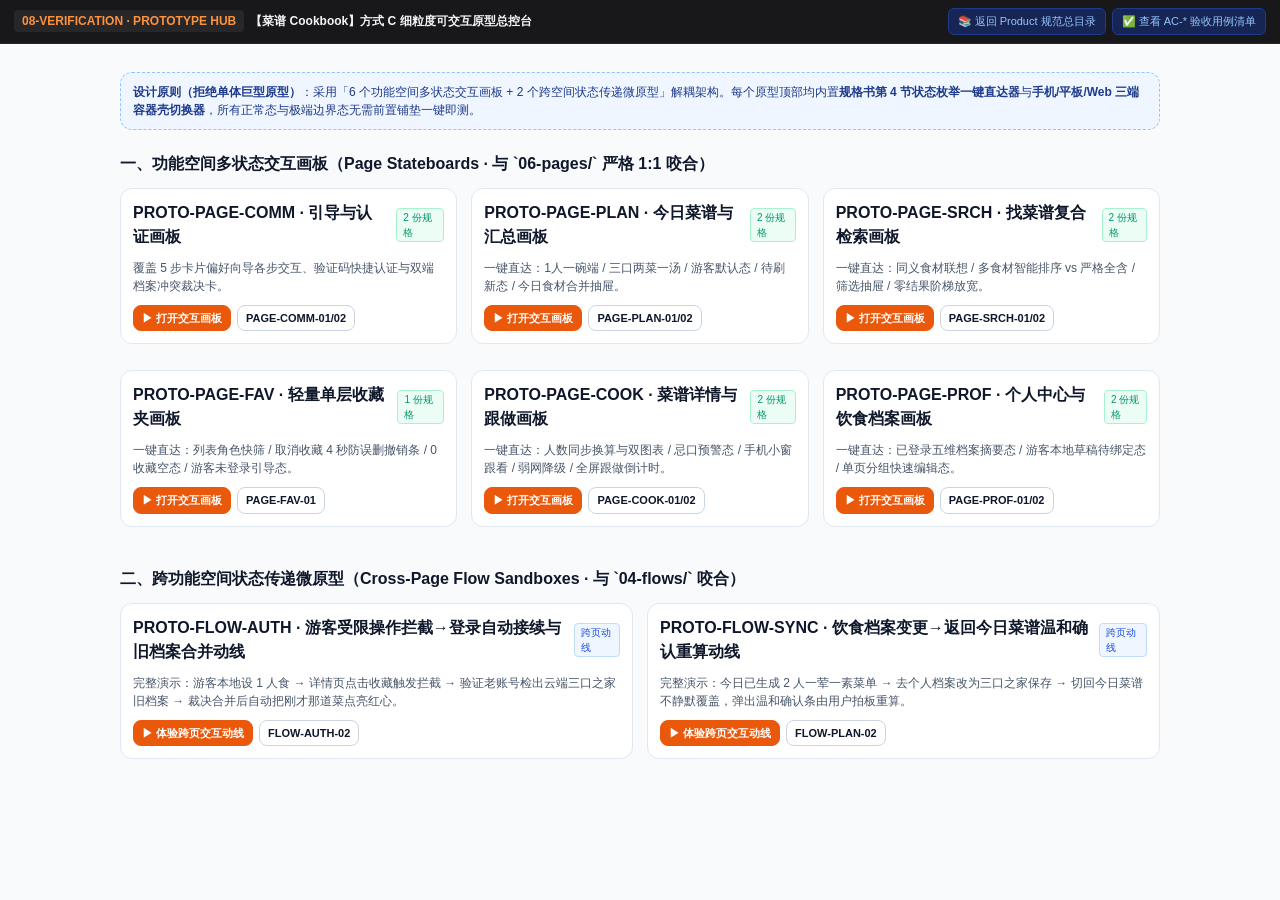
<file: Product/08-verification/prototypes/index.html>
<!DOCTYPE html>
<html lang="zh-CN">
<head>
  <meta charset="UTF-8" />
  <meta name="viewport" content="width=device-width, initial-scale=1.0" />
  <title>菜谱 Cookbook · 方式 C 细粒度交互微原型总控台</title>
  <link rel="stylesheet" href="./shared/wireframe.css" />
</head>
<body style="background:#f8fafc;">
  <header class="wb-bar">
    <div class="wb-group">
      <span class="wb-tag">08-VERIFICATION · PROTOTYPE HUB</span>
      <strong>【菜谱 Cookbook】方式 C 细粒度可交互原型总控台</strong>
    </div>
    <div class="wb-group">
      <a class="wb-btn wb-link" href="../../README.md">📚 返回 Product 规范总目录</a>
      <a class="wb-btn wb-link" href="../acceptance-criteria.md">✅ 查看 AC-* 验收用例清单</a>
    </div>
  </header>

  <main style="max-width:1080px;margin:28px auto;padding:0 20px;">
    <div class="banner blue" style="margin-bottom:22px;">
      <div>
        <strong>设计原则（拒绝单体巨型原型）</strong>：采用「6 个功能空间多状态交互画板 + 2 个跨空间状态传递微原型」解耦架构。每个原型顶部均内置<strong>规格书第 4 节状态枚举一键直达器</strong>与<strong>手机/平板/Web 三端容器壳切换器</strong>，所有正常态与极端边界态无需前置铺垫一键即测。
      </div>
    </div>

    <h2 style="font-size:16px;margin-bottom:12px;">一、功能空间多状态交互画板（Page Stateboards · 与 `06-pages/` 严格 1:1 咬合）</h2>
    <div style="display:grid;grid-template-columns:repeat(auto-fill, minmax(320px, 1fr));gap:14px;margin-bottom:28px;">
      <div class="card">
        <div class="h-row"><strong>PROTO-PAGE-COMM · 引导与认证画板</strong><span class="badge">2 份规格</span></div>
        <p class="h-sub" style="margin-bottom:10px;">覆盖 5 步卡片偏好向导各步交互、验证码快捷认证与双端档案冲突裁决卡。</p>
        <div class="chips">
          <a class="btn btn-primary btn-sm" href="./pages/common-onboarding.html">▶ 打开交互画板</a>
          <a class="btn btn-sm" href="../../06-pages/common-and-onboarding/onboarding-wizard.md">PAGE-COMM-01/02</a>
        </div>
      </div>

      <div class="card">
        <div class="h-row"><strong>PROTO-PAGE-PLAN · 今日菜谱与汇总画板</strong><span class="badge">2 份规格</span></div>
        <p class="h-sub" style="margin-bottom:10px;">一键直达：1人一碗端 / 三口两菜一汤 / 游客默认态 / 待刷新态 / 今日食材合并抽屉。</p>
        <div class="chips">
          <a class="btn btn-primary btn-sm" href="./pages/daily-plan.html">▶ 打开交互画板</a>
          <a class="btn btn-sm" href="../../06-pages/daily-plan/daily-meal-plan.md">PAGE-PLAN-01/02</a>
        </div>
      </div>

      <div class="card">
        <div class="h-row"><strong>PROTO-PAGE-SRCH · 找菜谱复合检索画板</strong><span class="badge">2 份规格</span></div>
        <p class="h-sub" style="margin-bottom:10px;">一键直达：同义食材联想 / 多食材智能排序 vs 严格全含 / 筛选抽屉 / 零结果阶梯放宽。</p>
        <div class="chips">
          <a class="btn btn-primary btn-sm" href="./pages/recipe-discovery.html">▶ 打开交互画板</a>
          <a class="btn btn-sm" href="../../06-pages/recipe-discovery/recipe-search.md">PAGE-SRCH-01/02</a>
        </div>
      </div>

      <div class="card">
        <div class="h-row"><strong>PROTO-PAGE-FAV · 轻量单层收藏夹画板</strong><span class="badge">1 份规格</span></div>
        <p class="h-sub" style="margin-bottom:10px;">一键直达：列表角色快筛 / 取消收藏 4 秒防误删撤销条 / 0 收藏空态 / 游客未登录引导态。</p>
        <div class="chips">
          <a class="btn btn-primary btn-sm" href="./pages/favorites.html">▶ 打开交互画板</a>
          <a class="btn btn-sm" href="../../06-pages/favorites/favorites-list.md">PAGE-FAV-01</a>
        </div>
      </div>

      <div class="card">
        <div class="h-row"><strong>PROTO-PAGE-COOK · 菜谱详情与跟做画板</strong><span class="badge">2 份规格</span></div>
        <p class="h-sub" style="margin-bottom:10px;">一键直达：人数同步换算与双图表 / 忌口预警态 / 手机小窗跟看 / 弱网降级 / 全屏跟做倒计时。</p>
        <div class="chips">
          <a class="btn btn-primary btn-sm" href="./pages/recipe-consumption.html">▶ 打开交互画板</a>
          <a class="btn btn-sm" href="../../06-pages/recipe-consumption/recipe-detail.md">PAGE-COOK-01/02</a>
        </div>
      </div>

      <div class="card">
        <div class="h-row"><strong>PROTO-PAGE-PROF · 个人中心与饮食档案画板</strong><span class="badge">2 份规格</span></div>
        <p class="h-sub" style="margin-bottom:10px;">一键直达：已登录五维档案摘要态 / 游客本地草稿待绑定态 / 单页分组快速编辑态。</p>
        <div class="chips">
          <a class="btn btn-primary btn-sm" href="./pages/user-profile.html">▶ 打开交互画板</a>
          <a class="btn btn-sm" href="../../06-pages/user-profile/profile-home.md">PAGE-PROF-01/02</a>
        </div>
      </div>
    </div>

    <h2 style="font-size:16px;margin-bottom:12px;">二、跨功能空间状态传递微原型（Cross-Page Flow Sandboxes · 与 `04-flows/` 咬合）</h2>
    <div style="display:grid;grid-template-columns:repeat(auto-fill, minmax(460px, 1fr));gap:14px;">
      <div class="card">
        <div class="h-row"><strong>PROTO-FLOW-AUTH · 游客受限操作拦截→登录自动接续与旧档案合并动线</strong><span class="badge blue">跨页动线</span></div>
        <p class="h-sub" style="margin-bottom:10px;">完整演示：游客本地设 1 人食 → 详情页点击收藏触发拦截 → 验证老账号检出云端三口之家旧档案 → 裁决合并后自动把刚才那道菜点亮红心。</p>
        <div class="chips">
          <a class="btn btn-primary btn-sm" href="./flows/flow-auth-and-merge.html">▶ 体验跨页交互动线</a>
          <a class="btn btn-sm" href="../../04-ia-and-flows/flows/auth-and-onboarding.md">FLOW-AUTH-02</a>
        </div>
      </div>

      <div class="card">
        <div class="h-row"><strong>PROTO-FLOW-SYNC · 饮食档案变更→返回今日菜谱温和确认重算动线</strong><span class="badge blue">跨页动线</span></div>
        <p class="h-sub" style="margin-bottom:10px;">完整演示：今日已生成 2 人一荤一素菜单 → 去个人档案改为三口之家保存 → 切回今日菜谱不静默覆盖，弹出温和确认条由用户拍板重算。</p>
        <div class="chips">
          <a class="btn btn-primary btn-sm" href="./flows/flow-profile-to-plan-sync.html">▶ 体验跨页交互动线</a>
          <a class="btn btn-sm" href="../../04-ia-and-flows/flows/meal-planning.md">FLOW-PLAN-02</a>
        </div>
      </div>
    </div>
  </main>
</body>
</html>
</file>
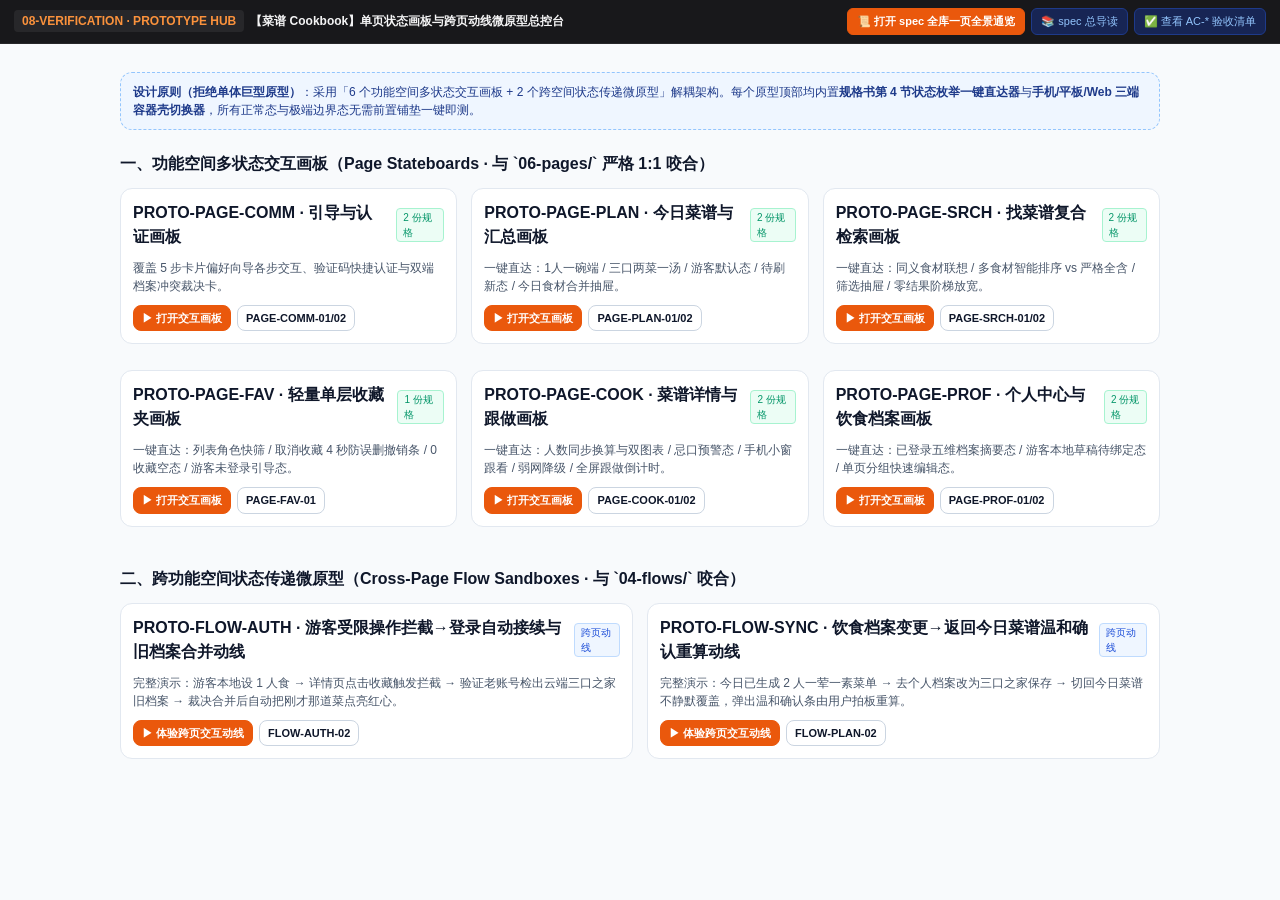
<file: Product/spec/08-verification/prototypes/index.html>
<!DOCTYPE html>
<html lang="zh-CN">
<head>
  <meta charset="UTF-8" />
  <meta name="viewport" content="width=device-width, initial-scale=1.0" />
  <title>菜谱 Cookbook · 单页状态画板与跨页动线微原型总控台</title>
  <link rel="stylesheet" href="./shared/wireframe.css" />
</head>
<body style="background:#f8fafc;">
  <header class="wb-bar">
    <div class="wb-group">
      <span class="wb-tag">08-VERIFICATION · PROTOTYPE HUB</span>
      <strong>【菜谱 Cookbook】单页状态画板与跨页动线微原型总控台</strong>
    </div>
    <div class="wb-group">
      <a class="wb-btn active" href="/spec">📜 打开 spec 全库一页全景通览</a>
      <a class="wb-btn wb-link" href="../../README.md">📚 spec 总导读</a>
      <a class="wb-btn wb-link" href="../acceptance-criteria.md">✅ 查看 AC-* 验收清单</a>
    </div>
  </header>

  <main style="max-width:1080px;margin:28px auto;padding:0 20px;">
    <div class="banner blue" style="margin-bottom:22px;">
      <div>
        <strong>设计原则（拒绝单体巨型原型）</strong>：采用「6 个功能空间多状态交互画板 + 2 个跨空间状态传递微原型」解耦架构。每个原型顶部均内置<strong>规格书第 4 节状态枚举一键直达器</strong>与<strong>手机/平板/Web 三端容器壳切换器</strong>，所有正常态与极端边界态无需前置铺垫一键即测。
      </div>
    </div>

    <h2 style="font-size:16px;margin-bottom:12px;">一、功能空间多状态交互画板（Page Stateboards · 与 `06-pages/` 严格 1:1 咬合）</h2>
    <div style="display:grid;grid-template-columns:repeat(auto-fill, minmax(320px, 1fr));gap:14px;margin-bottom:28px;">
      <div class="card">
        <div class="h-row"><strong>PROTO-PAGE-COMM · 引导与认证画板</strong><span class="badge">2 份规格</span></div>
        <p class="h-sub" style="margin-bottom:10px;">覆盖 5 步卡片偏好向导各步交互、验证码快捷认证与双端档案冲突裁决卡。</p>
        <div class="chips">
          <a class="btn btn-primary btn-sm" href="./pages/common-onboarding.html">▶ 打开交互画板</a>
          <a class="btn btn-sm" href="../../06-pages/common-and-onboarding/onboarding-wizard.md">PAGE-COMM-01/02</a>
        </div>
      </div>

      <div class="card">
        <div class="h-row"><strong>PROTO-PAGE-PLAN · 今日菜谱与汇总画板</strong><span class="badge">2 份规格</span></div>
        <p class="h-sub" style="margin-bottom:10px;">一键直达：1人一碗端 / 三口两菜一汤 / 游客默认态 / 待刷新态 / 今日食材合并抽屉。</p>
        <div class="chips">
          <a class="btn btn-primary btn-sm" href="./pages/daily-plan.html">▶ 打开交互画板</a>
          <a class="btn btn-sm" href="../../06-pages/daily-plan/daily-meal-plan.md">PAGE-PLAN-01/02</a>
        </div>
      </div>

      <div class="card">
        <div class="h-row"><strong>PROTO-PAGE-SRCH · 找菜谱复合检索画板</strong><span class="badge">2 份规格</span></div>
        <p class="h-sub" style="margin-bottom:10px;">一键直达：同义食材联想 / 多食材智能排序 vs 严格全含 / 筛选抽屉 / 零结果阶梯放宽。</p>
        <div class="chips">
          <a class="btn btn-primary btn-sm" href="./pages/recipe-discovery.html">▶ 打开交互画板</a>
          <a class="btn btn-sm" href="../../06-pages/recipe-discovery/recipe-search.md">PAGE-SRCH-01/02</a>
        </div>
      </div>

      <div class="card">
        <div class="h-row"><strong>PROTO-PAGE-FAV · 轻量单层收藏夹画板</strong><span class="badge">1 份规格</span></div>
        <p class="h-sub" style="margin-bottom:10px;">一键直达：列表角色快筛 / 取消收藏 4 秒防误删撤销条 / 0 收藏空态 / 游客未登录引导态。</p>
        <div class="chips">
          <a class="btn btn-primary btn-sm" href="./pages/favorites.html">▶ 打开交互画板</a>
          <a class="btn btn-sm" href="../../06-pages/favorites/favorites-list.md">PAGE-FAV-01</a>
        </div>
      </div>

      <div class="card">
        <div class="h-row"><strong>PROTO-PAGE-COOK · 菜谱详情与跟做画板</strong><span class="badge">2 份规格</span></div>
        <p class="h-sub" style="margin-bottom:10px;">一键直达：人数同步换算与双图表 / 忌口预警态 / 手机小窗跟看 / 弱网降级 / 全屏跟做倒计时。</p>
        <div class="chips">
          <a class="btn btn-primary btn-sm" href="./pages/recipe-consumption.html">▶ 打开交互画板</a>
          <a class="btn btn-sm" href="../../06-pages/recipe-consumption/recipe-detail.md">PAGE-COOK-01/02</a>
        </div>
      </div>

      <div class="card">
        <div class="h-row"><strong>PROTO-PAGE-PROF · 个人中心与饮食档案画板</strong><span class="badge">2 份规格</span></div>
        <p class="h-sub" style="margin-bottom:10px;">一键直达：已登录五维档案摘要态 / 游客本地草稿待绑定态 / 单页分组快速编辑态。</p>
        <div class="chips">
          <a class="btn btn-primary btn-sm" href="./pages/user-profile.html">▶ 打开交互画板</a>
          <a class="btn btn-sm" href="../../06-pages/user-profile/profile-home.md">PAGE-PROF-01/02</a>
        </div>
      </div>
    </div>

    <h2 style="font-size:16px;margin-bottom:12px;">二、跨功能空间状态传递微原型（Cross-Page Flow Sandboxes · 与 `04-flows/` 咬合）</h2>
    <div style="display:grid;grid-template-columns:repeat(auto-fill, minmax(460px, 1fr));gap:14px;">
      <div class="card">
        <div class="h-row"><strong>PROTO-FLOW-AUTH · 游客受限操作拦截→登录自动接续与旧档案合并动线</strong><span class="badge blue">跨页动线</span></div>
        <p class="h-sub" style="margin-bottom:10px;">完整演示：游客本地设 1 人食 → 详情页点击收藏触发拦截 → 验证老账号检出云端三口之家旧档案 → 裁决合并后自动把刚才那道菜点亮红心。</p>
        <div class="chips">
          <a class="btn btn-primary btn-sm" href="./flows/flow-auth-and-merge.html">▶ 体验跨页交互动线</a>
          <a class="btn btn-sm" href="../../04-ia-and-flows/flows/auth-and-onboarding.md">FLOW-AUTH-02</a>
        </div>
      </div>

      <div class="card">
        <div class="h-row"><strong>PROTO-FLOW-SYNC · 饮食档案变更→返回今日菜谱温和确认重算动线</strong><span class="badge blue">跨页动线</span></div>
        <p class="h-sub" style="margin-bottom:10px;">完整演示：今日已生成 2 人一荤一素菜单 → 去个人档案改为三口之家保存 → 切回今日菜谱不静默覆盖，弹出温和确认条由用户拍板重算。</p>
        <div class="chips">
          <a class="btn btn-primary btn-sm" href="./flows/flow-profile-to-plan-sync.html">▶ 体验跨页交互动线</a>
          <a class="btn btn-sm" href="../../04-ia-and-flows/flows/meal-planning.md">FLOW-PLAN-02</a>
        </div>
      </div>
    </div>
  </main>
</body>
</html>
</file>
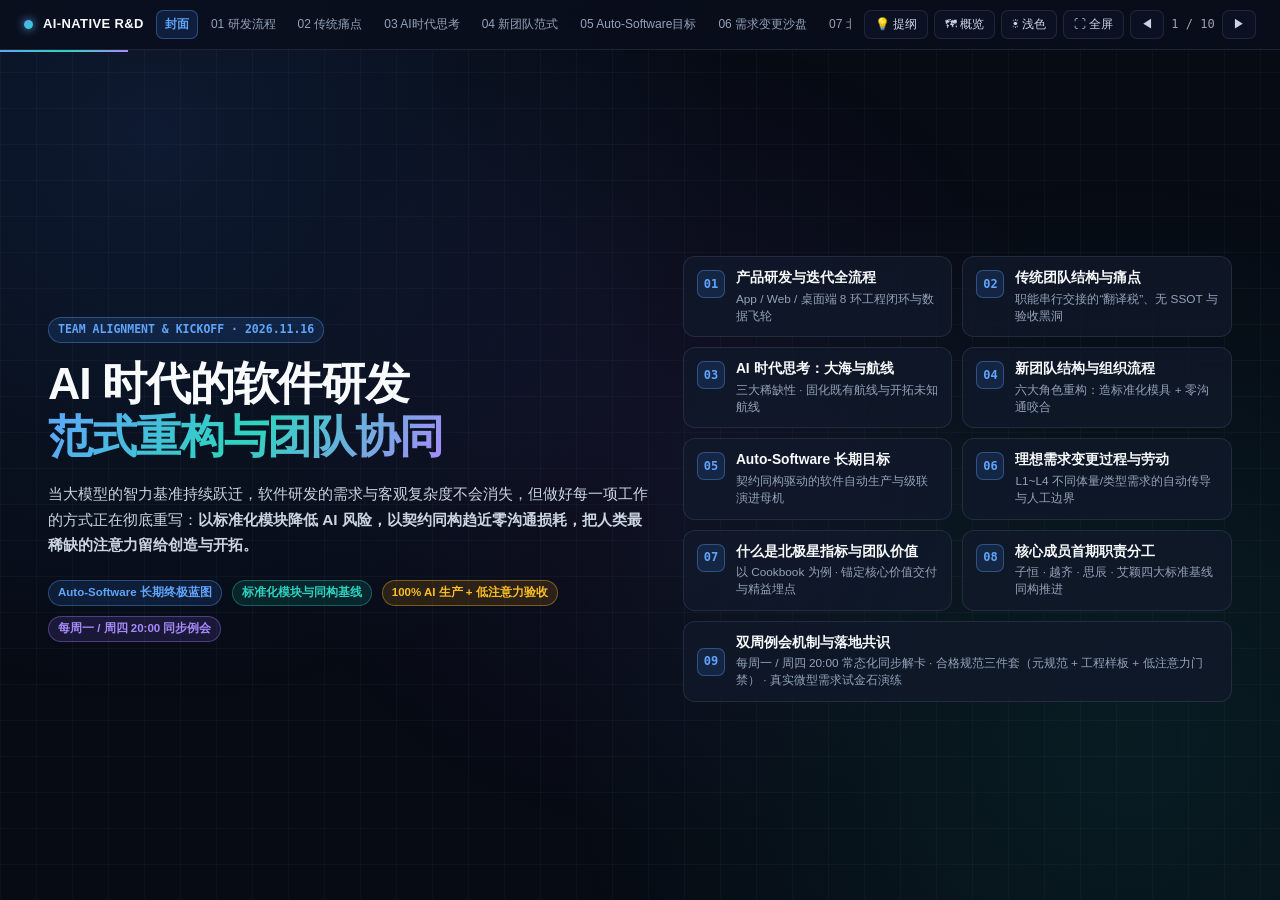
<file: AI时代研发范式与团队分工.html>
<!DOCTYPE html>
<html lang="zh-CN" data-theme="dark">
<head>
  <meta charset="UTF-8" />
  <meta name="viewport" content="width=device-width, initial-scale=1.0" />
  <title>AI 时代的软件研发范式重构与团队协同启动会</title>
  <style>
    :root,
    [data-theme="dark"] {
      --bg-base: #070b14;
      --bg-ambient-1: rgba(59, 130, 246, 0.13);
      --bg-ambient-2: rgba(20, 184, 166, 0.10);
      --bg-ambient-3: rgba(139, 92, 246, 0.08);
      --bg-topbar: rgba(10, 15, 28, 0.86);
      --bg-card: rgba(17, 25, 42, 0.82);
      --bg-card-hover: rgba(24, 35, 58, 0.94);
      --bg-card-subtle: rgba(15, 23, 42, 0.55);
      --bg-elevated: #131c31;
      --bg-badge: rgba(59, 130, 246, 0.14);
      --border-subtle: rgba(148, 163, 184, 0.15);
      --border-strong: rgba(148, 163, 184, 0.28);
      --text-primary: #f8fafc;
      --text-secondary: #cbd5e1;
      --text-muted: #94a3b8;
      --accent-blue: #60a5fa;
      --accent-blue-bg: rgba(59, 130, 246, 0.14);
      --accent-blue-border: rgba(96, 165, 250, 0.35);
      --accent-teal: #2dd4bf;
      --accent-teal-bg: rgba(20, 184, 166, 0.14);
      --accent-teal-border: rgba(45, 212, 191, 0.35);
      --accent-amber: #fbbf24;
      --accent-amber-bg: rgba(245, 158, 11, 0.14);
      --accent-amber-border: rgba(251, 191, 36, 0.38);
      --accent-rose: #fb7185;
      --accent-rose-bg: rgba(244, 63, 94, 0.13);
      --accent-rose-border: rgba(251, 113, 133, 0.35);
      --accent-violet: #a78bfa;
      --accent-violet-bg: rgba(139, 92, 246, 0.15);
      --accent-violet-border: rgba(167, 139, 250, 0.36);
      --shadow-card: 0 10px 30px rgba(0, 0, 0, 0.32);
      --grid-line: rgba(148, 163, 184, 0.045);
      --ocean-deep: #071526;
      --ocean-mid: #0c233c;
      --ocean-ring: rgba(56, 189, 248, 0.16);
    }

    [data-theme="light"] {
      --bg-base: #f3f6fb;
      --bg-ambient-1: rgba(37, 99, 235, 0.07);
      --bg-ambient-2: rgba(13, 148, 136, 0.06);
      --bg-ambient-3: rgba(124, 58, 237, 0.05);
      --bg-topbar: rgba(255, 255, 255, 0.90);
      --bg-card: rgba(255, 255, 255, 0.94);
      --bg-card-hover: #ffffff;
      --bg-card-subtle: rgba(241, 245, 249, 0.85);
      --bg-elevated: #ffffff;
      --bg-badge: rgba(37, 99, 235, 0.09);
      --border-subtle: rgba(15, 23, 42, 0.10);
      --border-strong: rgba(15, 23, 42, 0.20);
      --text-primary: #0f172a;
      --text-secondary: #334155;
      --text-muted: #64748b;
      --accent-blue: #2563eb;
      --accent-blue-bg: rgba(37, 99, 235, 0.09);
      --accent-blue-border: rgba(37, 99, 235, 0.28);
      --accent-teal: #0d9488;
      --accent-teal-bg: rgba(13, 148, 136, 0.09);
      --accent-teal-border: rgba(13, 148, 136, 0.28);
      --accent-amber: #d97706;
      --accent-amber-bg: rgba(217, 119, 6, 0.10);
      --accent-amber-border: rgba(217, 119, 6, 0.30);
      --accent-rose: #e11d48;
      --accent-rose-bg: rgba(225, 29, 72, 0.08);
      --accent-rose-border: rgba(225, 29, 72, 0.26);
      --accent-violet: #7c3aed;
      --accent-violet-bg: rgba(124, 58, 237, 0.09);
      --accent-violet-border: rgba(124, 58, 237, 0.28);
      --shadow-card: 0 8px 24px rgba(15, 23, 42, 0.06);
      --grid-line: rgba(15, 23, 42, 0.035);
      --ocean-deep: #eff6ff;
      --ocean-mid: #e0f2fe;
      --ocean-ring: rgba(37, 99, 235, 0.22);
    }

    * {
      box-sizing: border-box;
      margin: 0;
      padding: 0;
    }

    html, body {
      width: 100%;
      height: 100%;
      overflow: hidden;
      background-color: var(--bg-base);
      color: var(--text-primary);
      font-family: -apple-system, BlinkMacSystemFont, "PingFang SC", "Hiragino Sans GB", "Microsoft YaHei", "Inter", sans-serif;
      -webkit-font-smoothing: antialiased;
      line-height: 1.55;
      transition: background-color 0.25s ease, color 0.25s ease;
    }

    body::before {
      content: "";
      position: fixed;
      inset: 0;
      pointer-events: none;
      background:
        radial-gradient(circle at 12% 15%, var(--bg-ambient-1), transparent 42%),
        radial-gradient(circle at 88% 82%, var(--bg-ambient-2), transparent 42%),
        radial-gradient(circle at 52% 48%, var(--bg-ambient-3), transparent 50%),
        linear-gradient(var(--grid-line) 1px, transparent 1px),
        linear-gradient(90deg, var(--grid-line) 1px, transparent 1px);
      background-size: 100% 100%, 100% 100%, 100% 100%, 36px 36px, 36px 36px;
      z-index: 0;
    }

    /* Top Navigation Bar */
    .topbar {
      position: relative;
      z-index: 30;
      height: 50px;
      display: flex;
      align-items: center;
      justify-content: space-between;
      padding: 0 24px;
      background: var(--bg-topbar);
      backdrop-filter: blur(14px);
      -webkit-backdrop-filter: blur(14px);
      border-bottom: 1px solid var(--border-subtle);
      gap: 12px;
    }

    .brand {
      display: flex;
      align-items: center;
      gap: 10px;
      font-size: 13px;
      font-weight: 700;
      letter-spacing: 0.03em;
      white-space: nowrap;
    }

    .brand-dot {
      width: 9px;
      height: 9px;
      border-radius: 50%;
      background: linear-gradient(135deg, var(--accent-blue), var(--accent-teal));
      box-shadow: 0 0 10px var(--accent-blue);
    }

    .nav-tabs {
      display: flex;
      align-items: center;
      gap: 4px;
      overflow-x: auto;
      scrollbar-width: none;
    }
    .nav-tabs::-webkit-scrollbar { display: none; }

    .nav-tab {
      border: 1px solid transparent;
      background: transparent;
      color: var(--text-muted);
      font-size: 12px;
      font-weight: 500;
      padding: 5px 8px;
      border-radius: 7px;
      cursor: pointer;
      white-space: nowrap;
      transition: all 0.18s ease;
      font-family: inherit;
    }

    .nav-tab:hover {
      color: var(--text-primary);
      background: var(--bg-card-subtle);
    }

    .nav-tab.active {
      color: var(--accent-blue);
      background: var(--accent-blue-bg);
      border-color: var(--accent-blue-border);
      font-weight: 600;
    }

    .controls {
      display: flex;
      align-items: center;
      gap: 6px;
      white-space: nowrap;
    }

    .ctrl-btn {
      border: 1px solid var(--border-subtle);
      background: var(--bg-card-subtle);
      color: var(--text-secondary);
      font-size: 12px;
      padding: 5px 10px;
      border-radius: 7px;
      cursor: pointer;
      display: inline-flex;
      align-items: center;
      gap: 5px;
      font-family: inherit;
      transition: all 0.16s ease;
    }

    .ctrl-btn:hover {
      border-color: var(--border-strong);
      color: var(--text-primary);
      background: var(--bg-card-hover);
    }

    .ctrl-btn.active {
      border-color: var(--accent-amber-border);
      background: var(--accent-amber-bg);
      color: var(--accent-amber);
    }

    .page-counter {
      font-family: "SF Mono", "JetBrains Mono", Menlo, monospace;
      font-size: 12px;
      color: var(--text-muted);
      min-width: 46px;
      text-align: center;
    }

    /* Progress Bar */
    .progress-track {
      position: fixed;
      top: 50px;
      left: 0;
      right: 0;
      height: 2px;
      background: transparent;
      z-index: 31;
    }

    .progress-fill {
      height: 100%;
      background: linear-gradient(90deg, var(--accent-blue), var(--accent-teal), var(--accent-violet));
      width: 0%;
      transition: width 0.3s cubic-bezier(0.22, 1, 0.36, 1);
    }

    /* Slide Stage */
    .deck-stage {
      position: relative;
      z-index: 10;
      width: 100%;
      height: calc(100vh - 50px);
      overflow: hidden;
    }

    .slide {
      position: absolute;
      inset: 0;
      padding: 22px 42px 26px;
      overflow-y: auto;
      display: none;
      flex-direction: column;
      opacity: 0;
      transform: translateY(10px);
      transition: opacity 0.28s ease, transform 0.28s ease;
    }

    .slide.active {
      display: flex;
      opacity: 1;
      transform: translateY(0);
    }

    .slide-inner {
      width: 100%;
      max-width: 1380px;
      margin: auto;
      display: flex;
      flex-direction: column;
      gap: 16px;
    }

    /* Common Header */
    .slide-header {
      display: flex;
      align-items: flex-end;
      justify-content: space-between;
      gap: 20px;
      border-bottom: 1px solid var(--border-subtle);
      padding-bottom: 12px;
    }

    .eyebrow {
      display: inline-flex;
      align-items: center;
      gap: 8px;
      font-family: "SF Mono", "JetBrains Mono", Menlo, monospace;
      font-size: 11.5px;
      font-weight: 600;
      text-transform: uppercase;
      letter-spacing: 0.08em;
      color: var(--accent-blue);
      margin-bottom: 5px;
    }

    .eyebrow-pill {
      padding: 2px 8px;
      border-radius: 999px;
      background: var(--accent-blue-bg);
      border: 1px solid var(--accent-blue-border);
    }

    .slide-title {
      font-size: clamp(22px, 2.1vw, 30px);
      font-weight: 800;
      letter-spacing: -0.02em;
      line-height: 1.25;
      color: var(--text-primary);
    }

    .slide-subtitle {
      font-size: 13.5px;
      color: var(--text-secondary);
      max-width: 540px;
      text-align: right;
      line-height: 1.5;
    }

    /* Cards & Utility Blocks */
    .card {
      background: var(--bg-card);
      border: 1px solid var(--border-subtle);
      border-radius: 14px;
      padding: 16px 18px;
      box-shadow: var(--shadow-card);
      backdrop-filter: blur(10px);
      -webkit-backdrop-filter: blur(10px);
      transition: border-color 0.2s ease, transform 0.2s ease, background 0.2s ease;
    }

    .card.interactive {
      cursor: pointer;
    }

    .card.interactive:hover {
      border-color: var(--accent-blue-border);
      background: var(--bg-card-hover);
      transform: translateY(-2px);
    }

    .badge {
      display: inline-flex;
      align-items: center;
      gap: 5px;
      font-size: 11.5px;
      font-weight: 600;
      padding: 3px 9px;
      border-radius: 999px;
      border: 1px solid var(--border-subtle);
      background: var(--bg-card-subtle);
      color: var(--text-secondary);
      white-space: nowrap;
    }

    .badge-blue { color: var(--accent-blue); background: var(--accent-blue-bg); border-color: var(--accent-blue-border); }
    .badge-teal { color: var(--accent-teal); background: var(--accent-teal-bg); border-color: var(--accent-teal-border); }
    .badge-amber { color: var(--accent-amber); background: var(--accent-amber-bg); border-color: var(--accent-amber-border); }
    .badge-rose { color: var(--accent-rose); background: var(--accent-rose-bg); border-color: var(--accent-rose-border); }
    .badge-violet { color: var(--accent-violet); background: var(--accent-violet-bg); border-color: var(--accent-violet-border); }

    .mono {
      font-family: "SF Mono", "JetBrains Mono", Menlo, monospace;
    }

    /* ================= SLIDE 00: COVER ================= */
    .cover-hero {
      padding: 20px 6px 8px;
      display: grid;
      grid-template-columns: 1.05fr 0.95fr;
      gap: 28px;
      align-items: center;
    }

    .cover-title {
      font-size: clamp(32px, 3.5vw, 48px);
      font-weight: 850;
      line-height: 1.18;
      letter-spacing: -0.025em;
      margin: 14px 0 18px;
    }

    .gradient-text {
      background: linear-gradient(125deg, var(--accent-blue), var(--accent-teal), var(--accent-violet));
      -webkit-background-clip: text;
      background-clip: text;
      color: transparent;
    }

    .cover-lead {
      font-size: clamp(14.5px, 1.2vw, 17.5px);
      color: var(--text-secondary);
      line-height: 1.68;
      max-width: 640px;
      margin-bottom: 22px;
    }

    .cover-meta-row {
      display: flex;
      flex-wrap: wrap;
      gap: 10px;
    }

    .agenda-stack {
      display: grid;
      grid-template-columns: repeat(2, 1fr);
      gap: 10px;
    }

    .agenda-item {
      display: flex;
      align-items: flex-start;
      gap: 11px;
      padding: 12px 13px;
      border-radius: 12px;
      background: var(--bg-card);
      border: 1px solid var(--border-subtle);
      cursor: pointer;
      transition: all 0.18s ease;
    }

    .agenda-item:hover {
      border-color: var(--accent-blue-border);
      transform: translateY(-2px);
      background: var(--bg-card-hover);
    }

    .agenda-num {
      font-family: "SF Mono", "JetBrains Mono", Menlo, monospace;
      font-size: 12px;
      font-weight: 700;
      width: 28px;
      height: 28px;
      border-radius: 7px;
      display: flex;
      align-items: center;
      justify-content: center;
      background: var(--accent-blue-bg);
      color: var(--accent-blue);
      border: 1px solid var(--accent-blue-border);
      flex-shrink: 0;
      margin-top: 1px;
    }

    .agenda-text h4 {
      font-size: 13.8px;
      font-weight: 750;
      color: var(--text-primary);
      line-height: 1.35;
    }

    .agenda-text p {
      font-size: 11.8px;
      color: var(--text-muted);
      margin-top: 3px;
      line-height: 1.42;
    }

    .agenda-item.span-full {
      grid-column: 1 / -1;
      align-items: center;
    }

    /* ================= SLIDE 01: PRODUCT LIFECYCLE ================= */
    .platform-strip {
      display: flex;
      align-items: center;
      justify-content: space-between;
      flex-wrap: wrap;
      gap: 12px;
      padding: 11px 18px;
      border-radius: 12px;
      background: var(--bg-card-subtle);
      border: 1px solid var(--border-subtle);
    }

    .platform-chips {
      display: flex;
      align-items: center;
      gap: 10px;
      flex-wrap: wrap;
    }

    .lifecycle-grid {
      display: grid;
      grid-template-columns: repeat(4, 1fr);
      gap: 14px;
      position: relative;
    }

    .stage-card {
      position: relative;
      display: flex;
      flex-direction: column;
      gap: 8px;
      padding: 15px 16px;
    }

    .stage-top {
      display: flex;
      align-items: center;
      justify-content: space-between;
      gap: 8px;
    }

    .stage-idx {
      font-family: "SF Mono", "JetBrains Mono", Menlo, monospace;
      font-size: 12px;
      font-weight: 700;
      padding: 2px 8px;
      border-radius: 6px;
    }

    .stage-card h3 {
      font-size: 16.5px;
      font-weight: 750;
      color: var(--text-primary);
    }

    .stage-card p {
      font-size: 13px;
      color: var(--text-secondary);
      line-height: 1.55;
    }

    .stage-deliverable {
      margin-top: auto;
      padding-top: 8px;
      border-top: 1px dashed var(--border-subtle);
      font-size: 12px;
      color: var(--text-muted);
      display: flex;
      align-items: center;
      justify-content: space-between;
      gap: 6px;
    }

    .flywheel-bar {
      display: flex;
      align-items: center;
      justify-content: space-between;
      gap: 16px;
      padding: 13px 20px;
      border-radius: 12px;
      background: linear-gradient(90deg, var(--accent-teal-bg), var(--accent-blue-bg));
      border: 1px solid var(--accent-teal-border);
    }

    /* ================= SLIDE 02: TRADITIONAL TEAM ================= */
    .trad-roles-grid {
      display: grid;
      grid-template-columns: repeat(4, 1fr);
      gap: 11px;
    }

    .trad-role {
      padding: 12px 14px;
      display: flex;
      flex-direction: column;
      gap: 5px;
    }

    .trad-role-head {
      display: flex;
      align-items: center;
      justify-content: space-between;
      gap: 8px;
    }

    .trad-role h4 {
      font-size: 15px;
      font-weight: 700;
    }

    .trad-role p {
      font-size: 12.5px;
      color: var(--text-secondary);
      line-height: 1.48;
    }

    .trad-artifact {
      font-size: 11.5px;
      color: var(--text-muted);
      margin-top: auto;
      padding-top: 6px;
      border-top: 1px solid var(--border-subtle);
    }

    .handoff-chain {
      display: flex;
      align-items: center;
      justify-content: space-between;
      padding: 10px 16px;
      border-radius: 11px;
      background: var(--accent-rose-bg);
      border: 1px solid var(--accent-rose-border);
      font-size: 12.5px;
      color: var(--text-primary);
      gap: 10px;
      flex-wrap: wrap;
    }

    .pain-grid {
      display: grid;
      grid-template-columns: repeat(3, 1fr);
      gap: 14px;
    }

    .pain-card {
      border-left: 3px solid var(--accent-rose);
      padding: 14px 16px;
      display: flex;
      flex-direction: column;
      gap: 6px;
    }

    .pain-card h4 {
      font-size: 15px;
      font-weight: 750;
      color: var(--accent-rose);
    }

    .pain-card p {
      font-size: 13px;
      color: var(--text-secondary);
      line-height: 1.55;
    }

    /* ================= SLIDE 03: AI ERA THINKING (OCEAN & ROUTES) ================= */
    .scarcity-banner {
      display: grid;
      grid-template-columns: 1.15fr 0.85fr;
      gap: 16px;
      padding: 14px 20px;
      border-radius: 14px;
      background: linear-gradient(120deg, var(--accent-amber-bg), var(--accent-violet-bg));
      border: 1px solid var(--accent-amber-border);
      align-items: center;
    }

    .scarcity-pills {
      display: flex;
      gap: 8px;
      justify-content: flex-end;
      flex-wrap: wrap;
    }

    .scarcity-pill {
      padding: 7px 13px;
      border-radius: 10px;
      background: var(--bg-card);
      border: 1px solid var(--accent-amber-border);
      font-size: 13px;
      font-weight: 700;
      color: var(--accent-amber);
    }

    .ocean-layout {
      display: grid;
      grid-template-columns: 1.05fr 0.95fr;
      gap: 18px;
      align-items: stretch;
    }

    .ocean-canvas-card {
      padding: 14px 16px;
      display: flex;
      flex-direction: column;
      justify-content: space-between;
      gap: 10px;
    }

    .ocean-svg-wrap {
      width: 100%;
      border-radius: 11px;
      overflow: hidden;
      border: 1px solid var(--border-subtle);
      background: radial-gradient(circle at 50% 50%, var(--ocean-mid), var(--ocean-deep));
    }

    .ocean-legend {
      display: grid;
      grid-template-columns: repeat(3, 1fr);
      gap: 8px;
      font-size: 12px;
    }

    .legend-box {
      padding: 7px 10px;
      border-radius: 8px;
      background: var(--bg-card-subtle);
      border: 1px solid var(--border-subtle);
    }

    .synergy-col {
      display: flex;
      flex-direction: column;
      gap: 12px;
    }

    .synergy-card {
      flex: 1;
      display: flex;
      flex-direction: column;
      gap: 8px;
      padding: 16px 18px;
    }

    .synergy-card h3 {
      font-size: 16.5px;
      font-weight: 750;
      display: flex;
      align-items: center;
      gap: 8px;
    }

    .synergy-card p, .synergy-card li {
      font-size: 13.2px;
      color: var(--text-secondary);
      line-height: 1.56;
    }

    .synergy-list {
      padding-left: 18px;
      display: flex;
      flex-direction: column;
      gap: 5px;
    }

    /* ================= SLIDE 04: NEW SOFTWARE TEAM ================= */
    .paradigm-pillars {
      display: grid;
      grid-template-columns: repeat(3, 1fr);
      gap: 12px;
    }

    .pillar-box {
      padding: 11px 14px;
      border-radius: 12px;
      background: var(--bg-card-subtle);
      border: 1px solid var(--border-subtle);
    }

    .pillar-box h4 {
      font-size: 13.5px;
      font-weight: 750;
      margin-bottom: 4px;
      display: flex;
      align-items: center;
      gap: 6px;
    }

    .pillar-box p {
      font-size: 12.2px;
      color: var(--text-secondary);
      line-height: 1.48;
    }

    .roles-bento {
      display: grid;
      grid-template-columns: repeat(3, 1fr);
      gap: 12px;
    }

    .role-new-card {
      padding: 13px 15px;
      display: flex;
      flex-direction: column;
      gap: 8px;
    }

    .role-new-top {
      display: flex;
      align-items: center;
      justify-content: space-between;
      gap: 8px;
    }

    .role-new-top h3 {
      font-size: 15.5px;
      font-weight: 750;
    }

    .dual-track-item {
      padding: 7px 10px;
      border-radius: 8px;
      background: var(--bg-card-subtle);
      border: 1px solid var(--border-subtle);
      font-size: 12.3px;
      line-height: 1.48;
      color: var(--text-secondary);
    }

    .dual-track-item strong {
      color: var(--text-primary);
      display: inline-block;
      margin-right: 4px;
    }

    /* ================= SLIDE 05: AUTO-SOFTWARE VISION ================= */
    .autosoft-banner {
      display: grid;
      grid-template-columns: 1.25fr 0.75fr;
      gap: 16px;
      padding: 14px 20px;
      border-radius: 14px;
      background: linear-gradient(125deg, var(--accent-blue-bg), var(--accent-violet-bg));
      border: 1px solid var(--accent-blue-border);
      align-items: center;
    }

    .engine-card {
      padding: 15px 18px;
      display: flex;
      flex-direction: column;
      gap: 11px;
    }

    .plane-box {
      padding: 11px 14px;
      border-radius: 11px;
      background: var(--bg-card-subtle);
      border: 1px solid var(--border-subtle);
      display: flex;
      flex-direction: column;
      gap: 8px;
    }

    .plane-row {
      display: grid;
      grid-template-columns: repeat(5, 1fr);
      gap: 9px;
    }

    .plane-node {
      padding: 8px 10px;
      border-radius: 8px;
      background: var(--bg-card);
      border: 1px solid var(--border-strong);
      font-size: 12px;
      line-height: 1.42;
      color: var(--text-secondary);
      position: relative;
    }

    .plane-node strong {
      display: block;
      font-size: 12.5px;
      color: var(--text-primary);
      margin-bottom: 2px;
    }

    .compiler-divider {
      display: flex;
      align-items: center;
      justify-content: center;
      gap: 14px;
      font-size: 12px;
      font-weight: 700;
      color: var(--accent-teal);
      padding: 2px 0;
    }

    .compiler-divider::before,
    .compiler-divider::after {
      content: "";
      flex: 1;
      height: 1px;
      background: linear-gradient(90deg, transparent, var(--accent-teal-border), transparent);
    }

    .endgame-grid {
      display: grid;
      grid-template-columns: repeat(3, 1fr);
      gap: 13px;
    }

    .endgame-card {
      padding: 13px 16px;
      display: flex;
      flex-direction: column;
      gap: 6px;
    }

    .endgame-card h4 {
      font-size: 14.8px;
      font-weight: 750;
      display: flex;
      align-items: center;
      gap: 7px;
    }

    .endgame-card p {
      font-size: 12.6px;
      color: var(--text-secondary);
      line-height: 1.52;
    }

    /* ================= SLIDE 06: CHANGE SANDBOX (L1 - L4) ================= */
    .sandbox-toolbar {
      display: flex;
      align-items: center;
      justify-content: space-between;
      flex-wrap: wrap;
      gap: 10px;
      padding: 8px 12px;
      border-radius: 11px;
      background: var(--bg-card-subtle);
      border: 1px solid var(--border-subtle);
    }

    .sandbox-tabs {
      display: flex;
      align-items: center;
      gap: 6px;
      flex-wrap: wrap;
    }

    .sb-tab {
      border: 1px solid var(--border-subtle);
      background: var(--bg-card);
      color: var(--text-secondary);
      font-size: 12.2px;
      font-weight: 600;
      padding: 5px 11px;
      border-radius: 8px;
      cursor: pointer;
      font-family: inherit;
      transition: all 0.16s ease;
    }

    .sb-tab:hover {
      border-color: var(--border-strong);
      color: var(--text-primary);
    }

    .sb-tab.active {
      background: var(--accent-blue-bg);
      color: var(--accent-blue);
      border-color: var(--accent-blue-border);
    }

    .tiers-overview-grid {
      display: grid;
      grid-template-columns: repeat(2, 1fr);
      gap: 12px;
    }

    .tier-card {
      padding: 12px 15px;
      display: flex;
      flex-direction: column;
      gap: 7px;
    }

    .tier-head {
      display: flex;
      align-items: center;
      justify-content: space-between;
      gap: 8px;
      flex-wrap: wrap;
    }

    .tier-title {
      font-size: 15px;
      font-weight: 800;
      display: flex;
      align-items: center;
      gap: 7px;
    }

    .tier-scene {
      font-size: 11.8px;
      color: var(--text-muted);
    }

    .tier-case {
      padding: 6px 10px;
      border-radius: 8px;
      font-size: 12.2px;
      font-weight: 600;
      line-height: 1.45;
      color: var(--text-primary);
      background: var(--accent-blue-bg);
      border: 1px dashed var(--accent-blue-border);
    }

    .tier-section {
      padding: 7px 10px;
      border-radius: 8px;
      background: var(--bg-card-subtle);
      border: 1px solid var(--border-subtle);
      font-size: 12px;
      line-height: 1.46;
      color: var(--text-secondary);
    }

    .tier-section strong {
      color: var(--text-primary);
    }

    .bugfix-strip {
      padding: 9px 15px;
      border-radius: 10px;
      background: var(--accent-teal-bg);
      border: 1px solid var(--accent-teal-border);
      font-size: 12.2px;
      color: var(--text-secondary);
      display: flex;
      align-items: center;
      justify-content: space-between;
      gap: 10px;
      flex-wrap: wrap;
    }

    .single-tier-panel {
      display: none;
      flex-direction: column;
      gap: 13px;
    }

    .single-tier-panel.active {
      display: flex;
    }

    .tier-flow-row {
      display: grid;
      grid-template-columns: repeat(5, 1fr);
      gap: 10px;
    }

    .tier-labor-grid {
      display: grid;
      grid-template-columns: repeat(5, 1fr);
      gap: 11px;
    }

    .labor-role-card {
      padding: 13px 14px;
      display: flex;
      flex-direction: column;
      gap: 8px;
    }

    .labor-role-card h4 {
      font-size: 14px;
      font-weight: 750;
      color: var(--text-primary);
    }

    /* ================= SLIDE 07: NORTH STAR METRIC (COOKBOOK CASE) ================= */
    .nsm-def-banner {
      display: grid;
      grid-template-columns: 1.22fr 0.78fr;
      gap: 16px;
      padding: 13px 20px;
      border-radius: 14px;
      background: linear-gradient(125deg, var(--accent-teal-bg), var(--accent-blue-bg), var(--accent-amber-bg));
      border: 1px solid var(--accent-teal-border);
      align-items: center;
    }

    .nsm-pills {
      display: flex;
      gap: 8px;
      justify-content: flex-end;
      flex-wrap: wrap;
    }

    .nsm-main-grid {
      display: grid;
      grid-template-columns: 1.05fr 0.95fr;
      gap: 16px;
      align-items: stretch;
    }

    .nsm-case-card {
      padding: 15px 18px;
      display: flex;
      flex-direction: column;
      justify-content: space-between;
      gap: 11px;
    }

    .nsm-compare-grid {
      display: grid;
      grid-template-columns: 0.92fr 1.08fr;
      gap: 10px;
    }

    .nsm-box-vanity {
      padding: 11px 13px;
      border-radius: 11px;
      background: var(--accent-rose-bg);
      border: 1px solid var(--accent-rose-border);
      display: flex;
      flex-direction: column;
      gap: 5px;
    }

    .nsm-box-star {
      padding: 11px 13px;
      border-radius: 11px;
      background: var(--accent-teal-bg);
      border: 1px solid var(--accent-teal-border);
      display: flex;
      flex-direction: column;
      gap: 5px;
    }

    .nsm-triggers-grid {
      display: grid;
      grid-template-columns: repeat(3, 1fr);
      gap: 9px;
    }

    .nsm-trigger-item {
      padding: 9px 11px;
      border-radius: 10px;
      background: var(--bg-card-subtle);
      border: 1px solid var(--border-strong);
      display: flex;
      flex-direction: column;
      gap: 4px;
    }

    .nsm-trigger-item strong {
      font-size: 12.6px;
      color: var(--text-primary);
      display: flex;
      align-items: center;
      gap: 5px;
    }

    .nsm-trigger-item p {
      font-size: 11.6px;
      color: var(--text-secondary);
      line-height: 1.42;
    }

    .nsm-trigger-evt {
      margin-top: auto;
      padding-top: 5px;
      border-top: 1px dashed var(--border-subtle);
      font-family: "SF Mono", "JetBrains Mono", Menlo, monospace;
      font-size: 10.8px;
      color: var(--accent-teal);
      font-weight: 600;
    }

    .nsm-funnel-strip {
      padding: 10px 13px;
      border-radius: 10px;
      background: var(--bg-card-subtle);
      border: 1px solid var(--accent-blue-border);
      font-size: 12px;
      line-height: 1.5;
      color: var(--text-secondary);
      display: flex;
      flex-direction: column;
      gap: 5px;
    }

    .nsm-funnel-chain {
      display: flex;
      align-items: center;
      flex-wrap: wrap;
      gap: 5px;
      font-size: 11.5px;
    }

    .nsm-value-col {
      display: flex;
      flex-direction: column;
      gap: 10px;
    }

    .nsm-val-card {
      flex: 1;
      padding: 12px 15px;
      display: flex;
      flex-direction: column;
      justify-content: center;
      gap: 5px;
    }

    .nsm-val-head {
      display: flex;
      align-items: center;
      justify-content: space-between;
      gap: 8px;
    }

    .nsm-val-head h4 {
      font-size: 14.2px;
      font-weight: 750;
      color: var(--text-primary);
      display: flex;
      align-items: center;
      gap: 7px;
    }

    .nsm-val-card p {
      font-size: 12.4px;
      color: var(--text-secondary);
      line-height: 1.5;
    }

    /* ================= SLIDE 08: 4 MEMBERS ASSIGNMENT ================= */
    .scope-notice {
      display: flex;
      align-items: center;
      justify-content: space-between;
      flex-wrap: wrap;
      gap: 10px;
      padding: 10px 16px;
      border-radius: 11px;
      background: var(--accent-violet-bg);
      border: 1px solid var(--accent-violet-border);
      font-size: 12.8px;
    }

    .members-grid {
      display: grid;
      grid-template-columns: repeat(2, 1fr);
      gap: 13px;
    }

    .member-card {
      padding: 14px 17px;
      display: flex;
      flex-direction: column;
      gap: 9px;
      position: relative;
    }

    .member-header {
      display: flex;
      align-items: center;
      justify-content: space-between;
      gap: 10px;
    }

    .member-person {
      display: flex;
      align-items: center;
      gap: 10px;
    }

    .avatar {
      width: 34px;
      height: 34px;
      border-radius: 10px;
      display: flex;
      align-items: center;
      justify-content: center;
      font-weight: 800;
      font-size: 14px;
      flex-shrink: 0;
    }

    .member-name {
      font-size: 17px;
      font-weight: 800;
      color: var(--text-primary);
    }

    .member-role {
      font-size: 12px;
      color: var(--text-muted);
    }

    .member-points {
      list-style: none;
      display: flex;
      flex-direction: column;
      gap: 5px;
      font-size: 13px;
      color: var(--text-secondary);
      line-height: 1.5;
    }

    .member-points li {
      position: relative;
      padding-left: 15px;
    }

    .member-points li::before {
      content: "•";
      position: absolute;
      left: 2px;
      color: var(--accent-blue);
      font-weight: 900;
    }

    .align-tags {
      margin-top: auto;
      padding-top: 7px;
      border-top: 1px dashed var(--border-subtle);
      display: flex;
      align-items: center;
      flex-wrap: wrap;
      gap: 6px;
    }

    .topology-box {
      padding: 12px 18px;
      border-radius: 13px;
      background: var(--bg-card);
      border: 1px solid var(--accent-teal-border);
      display: flex;
      flex-direction: column;
      gap: 8px;
    }

    .pipeline-steps {
      display: grid;
      grid-template-columns: repeat(4, 1fr);
      gap: 10px;
      align-items: center;
    }

    .pipe-node {
      padding: 8px 12px;
      border-radius: 9px;
      background: var(--bg-card-subtle);
      border: 1px solid var(--border-strong);
      font-size: 12.5px;
      position: relative;
    }

    .pipe-node:not(:last-child)::after {
      content: "➔";
      position: absolute;
      right: -10px;
      top: 50%;
      transform: translateY(-50%);
      font-size: 11px;
      color: var(--accent-teal);
      font-weight: 800;
      z-index: 2;
    }

    @media (max-width: 1120px) {
      .pipe-node:not(:last-child)::after {
        display: none;
      }
    }

    .pipe-node strong {
      display: block;
      font-size: 13px;
      color: var(--accent-teal);
      margin-bottom: 2px;
    }

    /* ================= SLIDE 06: RHYTHM & NEXT STEPS ================= */
    .rhythm-layout {
      display: grid;
      grid-template-columns: 1.05fr 0.95fr;
      gap: 16px;
    }

    .cadence-hero {
      padding: 18px 20px;
      border-radius: 14px;
      background: linear-gradient(135deg, var(--accent-blue-bg), var(--accent-teal-bg));
      border: 1px solid var(--accent-blue-border);
      display: flex;
      flex-direction: column;
      gap: 12px;
    }

    .clock-row {
      display: flex;
      align-items: center;
      gap: 12px;
      flex-wrap: wrap;
    }

    .time-pill {
      font-family: "SF Mono", "JetBrains Mono", Menlo, monospace;
      font-size: 18px;
      font-weight: 800;
      padding: 8px 16px;
      border-radius: 11px;
      background: var(--bg-card);
      border: 1px solid var(--accent-blue-border);
      color: var(--accent-blue);
    }

    .deliverable-list {
      display: flex;
      flex-direction: column;
      gap: 10px;
    }

    .deliv-item {
      padding: 12px 14px;
      border-radius: 11px;
      background: var(--bg-card-subtle);
      border: 1px solid var(--border-subtle);
      display: flex;
      gap: 12px;
      align-items: flex-start;
    }

    .deliv-num {
      width: 26px;
      height: 26px;
      border-radius: 7px;
      background: var(--accent-teal-bg);
      color: var(--accent-teal);
      border: 1px solid var(--accent-teal-border);
      font-family: "SF Mono", "JetBrains Mono", Menlo, monospace;
      font-size: 12.5px;
      font-weight: 700;
      display: flex;
      align-items: center;
      justify-content: center;
      flex-shrink: 0;
      margin-top: 2px;
    }

    .mindset-strip {
      display: grid;
      grid-template-columns: repeat(3, 1fr);
      gap: 13px;
    }

    /* Speaker Notes Drawer */
    .notes-drawer {
      position: fixed;
      bottom: 16px;
      right: 20px;
      width: min(480px, calc(100vw - 40px));
      background: var(--bg-elevated);
      border: 1px solid var(--accent-amber-border);
      border-radius: 14px;
      padding: 14px 18px;
      box-shadow: 0 20px 45px rgba(0, 0, 0, 0.5);
      z-index: 60;
      display: none;
      flex-direction: column;
      gap: 8px;
    }

    .notes-drawer.open {
      display: flex;
    }

    .notes-header {
      display: flex;
      align-items: center;
      justify-content: space-between;
      font-size: 12.5px;
      font-weight: 700;
      color: var(--accent-amber);
    }

    .notes-body {
      font-size: 13px;
      color: var(--text-secondary);
      line-height: 1.6;
    }

    /* Spotlight Modal */
    .modal-backdrop {
      position: fixed;
      inset: 0;
      background: rgba(3, 7, 18, 0.76);
      backdrop-filter: blur(8px);
      -webkit-backdrop-filter: blur(8px);
      z-index: 80;
      display: none;
      align-items: center;
      justify-content: center;
      padding: 24px;
    }

    .modal-backdrop.open {
      display: flex;
    }

    .modal-card {
      width: min(720px, 100%);
      background: var(--bg-elevated);
      border: 1px solid var(--accent-blue-border);
      border-radius: 18px;
      padding: 28px 32px;
      box-shadow: 0 24px 60px rgba(0, 0, 0, 0.55);
      display: flex;
      flex-direction: column;
      gap: 16px;
    }

    /* Overview Grid Modal */
    .overview-modal {
      position: fixed;
      inset: 0;
      background: var(--bg-topbar);
      backdrop-filter: blur(14px);
      -webkit-backdrop-filter: blur(14px);
      z-index: 75;
      display: none;
      flex-direction: column;
      padding: 32px 44px;
      overflow-y: auto;
    }

    .overview-modal.open {
      display: flex;
    }

    .overview-grid {
      display: grid;
      grid-template-columns: repeat(auto-fill, minmax(300px, 1fr));
      gap: 16px;
      margin-top: 20px;
    }

    .overview-item {
      padding: 18px;
      border-radius: 14px;
      background: var(--bg-card);
      border: 1px solid var(--border-subtle);
      cursor: pointer;
      transition: all 0.18s ease;
    }

    .overview-item:hover, .overview-item.current {
      border-color: var(--accent-blue);
      transform: translateY(-3px);
    }

    @media (max-width: 1120px) {
      .cover-hero, .ocean-layout, .rhythm-layout, .scarcity-banner, .autosoft-banner, .nsm-def-banner, .nsm-main-grid, .nsm-compare-grid {
        grid-template-columns: 1fr;
      }
      .lifecycle-grid, .trad-roles-grid, .agenda-stack {
        grid-template-columns: repeat(2, 1fr);
      }
      .roles-bento, .pain-grid, .paradigm-pillars, .mindset-strip, .endgame-grid, .nsm-triggers-grid {
        grid-template-columns: 1fr;
      }
      .members-grid, .pipeline-steps, .tiers-overview-grid, .plane-row, .tier-flow-row, .tier-labor-grid {
        grid-template-columns: 1fr;
      }
      .slide {
        padding: 18px 20px 28px;
      }
      .slide-header {
        flex-direction: column;
        align-items: flex-start;
      }
      .slide-subtitle {
        text-align: left;
      }
    }

    @media print {
      html, body {
        height: auto;
        overflow: visible;
        background: #ffffff !important;
        color: #0f172a !important;
      }
      .topbar, .progress-track, .notes-drawer, .modal-backdrop, .overview-modal {
        display: none !important;
      }
      .deck-stage {
        height: auto;
        overflow: visible;
      }
      .slide {
        position: relative;
        display: flex !important;
        opacity: 1 !important;
        transform: none !important;
        page-break-after: always;
        min-height: 95vh;
        padding: 24px;
      }
    }
  </style>
</head>
<body>

  <!-- Top Navigation & Presenter Controls -->
  <header class="topbar">
    <div class="brand">
      <span class="brand-dot"></span>
      <span>AI-NATIVE R&amp;D</span>
    </div>

    <nav class="nav-tabs" id="navTabs">
      <button class="nav-tab active" data-index="0">封面</button>
      <button class="nav-tab" data-index="1">01 研发流程</button>
      <button class="nav-tab" data-index="2">02 传统痛点</button>
      <button class="nav-tab" data-index="3">03 AI时代思考</button>
      <button class="nav-tab" data-index="4">04 新团队范式</button>
      <button class="nav-tab" data-index="5">05 Auto-Software目标</button>
      <button class="nav-tab" data-index="6">06 需求变更沙盘</button>
      <button class="nav-tab" data-index="7">07 北极星指标</button>
      <button class="nav-tab" data-index="8">08 核心职责分工</button>
      <button class="nav-tab" data-index="9">09 双周例会落地</button>
    </nav>

    <div class="controls">
      <button class="ctrl-btn" id="btnNotes" title="切换演讲提纲 (快捷键 N)">💡 提纲</button>
      <button class="ctrl-btn" id="btnOverview" title="全览导航 (快捷键 G)">🗺 概览</button>
      <button class="ctrl-btn" id="btnTheme" title="切换深浅色主题 (快捷键 T)">☀ 浅色</button>
      <button class="ctrl-btn" id="btnFullscreen" title="全屏演示 (快捷键 F)">⛶ 全屏</button>
      <button class="ctrl-btn" id="btnPrev" title="上一页 (←)">◀</button>
      <span class="page-counter" id="pageCounter">1 / 10</span>
      <button class="ctrl-btn" id="btnNext" title="下一页 (→)">▶</button>
    </div>
  </header>

  <div class="progress-track">
    <div class="progress-fill" id="progressFill"></div>
  </div>

  <!-- Main Slides Stage -->
  <main class="deck-stage" id="deckStage">

    <!-- ==================== SLIDE 00: COVER ==================== -->
    <section class="slide active" data-notes="【开场话术提示】今晚召集大家一起开会，核心有两件事：第一，对齐我们对软件研发全貌、传统协作痛点以及 AI 时代团队如何协同的底层共识；第二，明确接下来我们团队在产品、UI/UX、iOS、Android、Go、Python 各个方向上的标准化建设分工，以及之后每周一、周四晚 8 点的常态化同步机制。">
      <div class="slide-inner">
        <div class="cover-hero">
          <div>
            <span class="badge badge-blue mono">TEAM ALIGNMENT &amp; KICKOFF · 2026.11.16</span>
            <h1 class="cover-title">
              AI 时代的软件研发<br />
              <span class="gradient-text">范式重构与团队协同</span>
            </h1>
            <p class="cover-lead">
              当大模型的智力基准持续跃迁，软件研发的需求与客观复杂度不会消失，但做好每一项工作的方式正在彻底重写：<strong>以标准化模块降低 AI 风险，以契约同构趋近零沟通损耗，把人类最稀缺的注意力留给创造与开拓。</strong>
            </p>
            <div class="cover-meta-row">
              <span class="badge badge-blue">Auto-Software 长期终极蓝图</span>
              <span class="badge badge-teal">标准化模块与同构基线</span>
              <span class="badge badge-amber">100% AI 生产 + 低注意力验收</span>
              <span class="badge badge-violet">每周一 / 周四 20:00 同步例会</span>
            </div>
          </div>

          <div class="agenda-stack">
            <div class="agenda-item" onclick="goToSlide(1)">
              <div class="agenda-num">01</div>
              <div class="agenda-text">
                <h4>产品研发与迭代全流程</h4>
                <p>App / Web / 桌面端 8 环工程闭环与数据飞轮</p>
              </div>
            </div>
            <div class="agenda-item" onclick="goToSlide(2)">
              <div class="agenda-num">02</div>
              <div class="agenda-text">
                <h4>传统团队结构与痛点</h4>
                <p>职能串行交接的“翻译税”、无 SSOT 与验收黑洞</p>
              </div>
            </div>
            <div class="agenda-item" onclick="goToSlide(3)">
              <div class="agenda-num">03</div>
              <div class="agenda-text">
                <h4>AI 时代思考：大海与航线</h4>
                <p>三大稀缺性 · 固化既有航线与开拓未知航线</p>
              </div>
            </div>
            <div class="agenda-item" onclick="goToSlide(4)">
              <div class="agenda-num">04</div>
              <div class="agenda-text">
                <h4>新团队结构与组织流程</h4>
                <p>六大角色重构：造标准化模具 + 零沟通咬合</p>
              </div>
            </div>
            <div class="agenda-item" onclick="goToSlide(5)">
              <div class="agenda-num">05</div>
              <div class="agenda-text">
                <h4>Auto-Software 长期目标</h4>
                <p>契约同构驱动的软件自动生产与级联演进母机</p>
              </div>
            </div>
            <div class="agenda-item" onclick="goToSlide(6)">
              <div class="agenda-num">06</div>
              <div class="agenda-text">
                <h4>理想需求变更过程与劳动</h4>
                <p>L1~L4 不同体量/类型需求的自动传导与人工边界</p>
              </div>
            </div>
            <div class="agenda-item" onclick="goToSlide(7)">
              <div class="agenda-num">07</div>
              <div class="agenda-text">
                <h4>什么是北极星指标与团队价值</h4>
                <p>以 Cookbook 为例 · 锚定核心价值交付与精益埋点</p>
              </div>
            </div>
            <div class="agenda-item" onclick="goToSlide(8)">
              <div class="agenda-num">08</div>
              <div class="agenda-text">
                <h4>核心成员首期职责分工</h4>
                <p>子恒 · 越齐 · 思辰 · 艾颖四大标准基线同构推进</p>
              </div>
            </div>
            <div class="agenda-item span-full" onclick="goToSlide(9)">
              <div class="agenda-num">09</div>
              <div class="agenda-text">
                <h4>双周例会机制与落地共识</h4>
                <p>每周一 / 周四 20:00 常态化同步解卡 · 合格规范三件套（元规范 + 工程样板 + 低注意力门禁） · 真实微型需求试金石演练</p>
              </div>
            </div>
          </div>
        </div>
      </div>
    </section>

    <!-- ==================== SLIDE 01: PRODUCT R&D LIFECYCLE ==================== -->
    <section class="slide" data-notes="【第 1 页提示】先拉齐客观全貌：无论做 iOS/Android App、Web 还是桌面客户端，一套完整软件工程都逃不开这 8 个环节（在原本 7 环基础上补齐了连接开发与上线的测试验证环）。重点强调底部：数据分析和运维监控不是终点，而是反哺下一轮需求调研与产品设计的闭环飞轮。">
      <div class="slide-inner">
        <div class="slide-header">
          <div>
            <div class="eyebrow"><span class="eyebrow-pill">PAGE 01</span> SOFTWARE ENGINEERING LIFECYCLE</div>
            <h2 class="slide-title">软件产品的研发与持续迭代全流程</h2>
          </div>
          <p class="slide-subtitle">
            无论是移动 App、Web 应用还是桌面端软件，从想法诞生到持续生命力演进，均由以下环环相扣的工程闭环构成。
          </p>
        </div>

        <div class="platform-strip">
          <div style="font-size:13px;font-weight:700;color:var(--text-primary);">统一适用的产品终端形态：</div>
          <div class="platform-chips">
            <span class="badge badge-blue">📱 移动 App 应用（iOS / Android）</span>
            <span class="badge badge-teal">🌐 Web 响应式应用（Browser / H5）</span>
            <span class="badge badge-violet">🖥 桌面应用（macOS / Windows）</span>
          </div>
        </div>

        <div class="lifecycle-grid">
          <div class="card stage-card">
            <div class="stage-top">
              <span class="stage-idx badge-amber">STEP 01</span>
              <span class="badge">价值源头</span>
            </div>
            <h3>需求调研</h3>
            <p>洞察真实用户痛点与高频场景，评估市场空间与商业可行性，明确“为谁解决什么真问题”。</p>
            <div class="stage-deliverable"><span>核心产出</span><strong>痛点洞察 / 机会边界</strong></div>
          </div>

          <div class="card stage-card">
            <div class="stage-top">
              <span class="stage-idx badge-blue">STEP 02</span>
              <span class="badge">逻辑定义</span>
            </div>
            <h3>产品设计</h3>
            <p>划定功能范围，抽象静态领域数据模型与动态业务规则，规划多端信息架构、流程与单页规格。</p>
            <div class="stage-deliverable"><span>核心产出</span><strong>产品规格书 / 交互原型</strong></div>
          </div>

          <div class="card stage-card">
            <div class="stage-top">
              <span class="stage-idx badge-violet">STEP 03</span>
              <span class="badge">体验具象</span>
            </div>
            <h3>UI / UX 设计</h3>
            <p>建立品牌视觉语言（色彩/字体/间距）、跨页复用组件体系与多端栅格适配，打磨交互体验细节。</p>
            <div class="stage-deliverable"><span>核心产出</span><strong>设计系统 / 高保真设计稿</strong></div>
          </div>

          <div class="card stage-card">
            <div class="stage-top">
              <span class="stage-idx badge-teal">STEP 04</span>
              <span class="badge">视图交互</span>
            </div>
            <h3>前端 / 客户端开发</h3>
            <p>在 App（iOS/Android）、Web 或桌面端实现界面组件渲染、本地状态管理、路由流转与接口对接。</p>
            <div class="stage-deliverable"><span>核心产出</span><strong>多端客户端安装包 / 前端工程</strong></div>
          </div>

          <div class="card stage-card">
            <div class="stage-top">
              <span class="stage-idx badge-teal">STEP 05</span>
              <span class="badge">数据与逻辑底座</span>
            </div>
            <h3>后端开发</h3>
            <p>构建领域服务（Go / Python 等）、数据库持久化表结构、API 接口契约、权限鉴权与高并发治理。</p>
            <div class="stage-deliverable"><span>核心产出</span><strong>服务端工程 / API 接口服务</strong></div>
          </div>

          <div class="card stage-card">
            <div class="stage-top">
              <span class="stage-idx badge-blue">STEP 06</span>
              <span class="badge">质量门禁</span>
            </div>
            <h3>测试与验收</h3>
            <p>前后端全链路联调，覆盖正常路径、边界条件与极端异常状态核验，确保交付质量符合预期。</p>
            <div class="stage-deliverable"><span>核心产出</span><strong>验收报告 / 准出放行单</strong></div>
          </div>

          <div class="card stage-card">
            <div class="stage-top">
              <span class="stage-idx badge-violet">STEP 07</span>
              <span class="badge">稳定交付</span>
            </div>
            <h3>系统运维</h3>
            <p>搭建 CI/CD 持续集成部署流水线、多环境隔离、灰度发布策略、线上性能监控告警与容灾回滚。</p>
            <div class="stage-deliverable"><span>核心产出</span><strong>稳定生产环境 / 监控体系</strong></div>
          </div>

          <div class="card stage-card">
            <div class="stage-top">
              <span class="stage-idx badge-amber">STEP 08</span>
              <span class="badge">度量反哺</span>
            </div>
            <h3>数据分析</h3>
            <p>围绕北极星指标与核心转化漏斗采集埋点事件，量化验证产品假设、定位流失卡点并驱动新迭代。</p>
            <div class="stage-deliverable"><span>核心产出</span><strong>漏斗归因洞察 / 迭代输入</strong></div>
          </div>
        </div>

        <div class="flywheel-bar">
          <div style="display:flex;align-items:center;gap:10px;font-size:13.5px;">
            <span class="badge badge-teal mono">ITERATION FLYWHEEL</span>
            <span><strong>持续迭代闭环：</strong>需求调研 → 产品 → 设计 → 前后端研发 → 测试运维上线 → <strong>数据分析与线上反馈逆向驱动下一轮产品演进</strong></span>
          </div>
          <span class="mono" style="font-size:12px;color:var(--accent-teal);">01 ➔ 08 ➔ 01 LOOP</span>
        </div>
      </div>
    </section>

    <!-- ==================== SLIDE 02: TRADITIONAL TEAM & PAIN POINTS ==================== -->
    <section class="slide" data-notes="【第 2 页提示】传统团队按职能切分成了 7~8 个独立工种。这套分工在纯手工时代合理，但今天暴露出三大致命内耗：1. 每一棒都在用不同语言重写同一件事（传话筒翻译税）；2. 文档和设计稿都是阶段性快照，改三次就和线上代码脱节（没有单一事实源，AI 读了也会精神分裂）；3. 因为上游没刚性契约，验收全靠人肉盯细节。">
      <div class="slide-inner">
        <div class="slide-header">
          <div>
            <div class="eyebrow"><span class="eyebrow-pill">PAGE 02</span> TRADITIONAL ORGANIZATION &amp; FRICTION</div>
            <h2 class="slide-title">传统软件团队的职位结构与工作组织痛点</h2>
          </div>
          <p class="slide-subtitle">
            按专业职能切分岗位、以人工文档和会议推进交接，每一棒都在产生“信息翻译损耗”。
          </p>
        </div>

        <div class="trad-roles-grid">
          <div class="card trad-role">
            <div class="trad-role-head"><h4>用户与商业研究</h4><span class="badge">洞察岗</span></div>
            <p>竞品调研、用户访谈、商业测算，输出独立的行业与用研分析报告。</p>
            <div class="trad-artifact">传统交付：PPT 调研报告 / 访谈纪要</div>
          </div>
          <div class="card trad-role">
            <div class="trad-role-head"><h4>产品经理 (PM)</h4><span class="badge">定义岗</span></div>
            <p>把调研转化为功能需求，撰写大段自然语言 PRD，频繁拉会对齐各方理解。</p>
            <div class="trad-artifact">传统交付：散文式 PRD / 阶段增量补充包</div>
          </div>
          <div class="card trad-role">
            <div class="trad-role-head"><h4>UI / UX 设计师</h4><span class="badge">视觉岗</span></div>
            <p>消化 PRD 后逐张绘制页面画板，手动维护图层命名、切图标注与交互说明。</p>
            <div class="trad-artifact">传统交付：独立设计图层 / 静态标注稿</div>
          </div>
          <div class="card trad-role">
            <div class="trad-role-head"><h4>前端开发工程师</h4><span class="badge">客户端岗</span></div>
            <p>对照设计稿手写布局与状态逻辑，再对接后端接口字段，多端各自独立实现。</p>
            <div class="trad-artifact">传统交付：各端异构 UI 与状态代码</div>
          </div>
          <div class="card trad-role">
            <div class="trad-role-head"><h4>后端开发工程师</h4><span class="badge">服务端岗</span></div>
            <p>自行理解业务并建表、写接口 CRUD，维护另一套接口文档供前端联调。</p>
            <div class="trad-artifact">传统交付：数据库表 / 手写接口文档</div>
          </div>
          <div class="card trad-role">
            <div class="trad-role-head"><h4>数据分析师</h4><span class="badge">度量岗</span></div>
            <p>往往在功能开发尾声补提埋点表格，上线后手工写 SQL 取数制作分析报表。</p>
            <div class="trad-artifact">传统交付：Excel 埋点需求表 / 专题报表</div>
          </div>
          <div class="card trad-role">
            <div class="trad-role-head"><h4>运维工程师</h4><span class="badge">基建岗</span></div>
            <p>管理服务器环境配置、打包发版审批、盯守线上报警并配合研发排查事故。</p>
            <div class="trad-artifact">传统交付：部署脚本 / 运维工单响应</div>
          </div>
          <div class="card trad-role">
            <div class="trad-role-head"><h4>测试 / QA (穿插)</h4><span class="badge">质检岗</span></div>
            <p>重新阅读 PRD 编写测试用例，搭建前置数据并大量依靠人工点击回归验收。</p>
            <div class="trad-artifact">传统交付：手工测试表 / Bug 缺陷单</div>
          </div>
        </div>

        <div class="handoff-chain">
          <strong>传统串行“传话筒”链路：</strong>
          <span>用研报告 ➔ 散文 PRD ➔ 独立设计稿 ➔ iOS/Android/Web 各自理解编码 ⇄ 后端接口表 ➔ 手工测试回归 ➔ 事后补埋点</span>
        </div>

        <div class="pain-grid">
          <div class="card pain-card">
            <h4>痛点一：多源异构与高昂“翻译税”</h4>
            <p>产品、设计、客户端、后端各自使用完全不同的目录结构与术语命名。每一次上下游交接都是一次“有损人工翻译”，开会拉通成本随人数呈指数级膨胀。</p>
          </div>
          <div class="card pain-card">
            <h4>痛点二：快照文档腐烂，无单一事实源</h4>
            <p>习惯堆砌“一期 PRD”、“V1.2 变更说明”，迭代三轮后没有任何一份文档代表当前系统的完整真相。AI 一旦读取这种前后矛盾的碎片，必然产生严重幻觉。</p>
          </div>
          <div class="card pain-card">
            <h4>痛点三：高注意力消耗的验收黑洞</h4>
            <p>因为上游缺乏严密的结构化契约，下游实现不可控，团队不得不把大量宝贵注意力耗费在反复评审对细节、逐行查低级 Bug 与手工凑数据点页面上。</p>
          </div>
        </div>
      </div>
    </section>

    <!-- ==================== SLIDE 03: AI ERA THINKING (OCEAN & SHIPPING LANES) ==================== -->
    <section class="slide" data-notes="【第 3 页提示】这是整场会的灵魂页：大模型越来越强，代码和文档的生产本身不再稀缺，人类只剩三样东西真正稀缺：注意力、创造力、信息吞吐带宽。怎么协同？左边用大海打比方：大海是 AI 的全部知识与潜在能力圈；如果我们不在海上建航标规范，AI 就会概率发散迷航，我们验收要花 100% 注意力。所以第一件事是把已会做的事高度标准化、模块化，修成有灯塔的固定航线；第二件事是借助 AI 去未知海域开拓新航线，跑通后再修成新的自动化航线！">
      <div class="slide-inner">
        <div class="slide-header">
          <div>
            <div class="eyebrow"><span class="eyebrow-pill">PAGE 03</span> THINKING IN THE AI ERA</div>
            <h2 class="slide-title">AI 时代的底层思考：稀缺性转移与“大海航线”协同论</h2>
          </div>
          <p class="slide-subtitle">
            当大模型智力基准不断跃升，“生成与执行”不再稀缺，人机协同的核心转向保护与放大人类稀缺带宽。
          </p>
        </div>

        <div class="scarcity-banner">
          <div>
            <div class="mono" style="font-size:11.5px;font-weight:700;color:var(--accent-amber);margin-bottom:3px;">THE ONLY TRUE SCARCITY</div>
            <div style="font-size:15.5px;font-weight:750;color:var(--text-primary);">
              随着大模型智力基准水平持续进步，未来唯一的稀缺性属于人类自身：
            </div>
          </div>
          <div class="scarcity-pills">
            <span class="scarcity-pill">🎯 人类的注意力</span>
            <span class="scarcity-pill">✨ 人类的创造力</span>
            <span class="scarcity-pill">⚡ 信息吞吐能力</span>
          </div>
        </div>

        <div class="ocean-layout">
          <!-- Left: Bespoke Ocean & Shipping Routes SVG Metaphor -->
          <div class="card ocean-canvas-card">
            <div style="display:flex;align-items:center;justify-content:space-between;">
              <strong style="font-size:14.5px;">隐喻海图：AI 知识大海 × 已知固定航线 × 开拓新航线</strong>
              <span class="badge badge-teal">能力扩张飞轮</span>
            </div>

            <div class="ocean-svg-wrap">
              <svg viewBox="0 0 620 275" width="100%" height="100%" style="display:block;" xmlns="http://www.w3.org/2000/svg">
                <defs>
                  <linearGradient id="laneKnown" x1="0%" y1="0%" x2="100%" y2="0%">
                    <stop offset="0%" stop-color="#3b82f6" />
                    <stop offset="100%" stop-color="#2dd4bf" />
                  </linearGradient>
                  <linearGradient id="laneNew" x1="0%" y1="100%" x2="100%" y2="0%">
                    <stop offset="0%" stop-color="#2dd4bf" />
                    <stop offset="100%" stop-color="#fbbf24" />
                  </linearGradient>
                </defs>

                <!-- Concentric Bathymetric Rings (Vast AI Ocean) -->
                <ellipse cx="320" cy="145" rx="285" ry="118" fill="none" style="stroke:var(--ocean-ring)" stroke-dasharray="4 6" />
                <ellipse cx="320" cy="145" rx="215" ry="88" fill="none" style="stroke:var(--ocean-ring)" stroke-dasharray="3 5" />
                <ellipse cx="230" cy="165" rx="135" ry="58" style="fill:var(--accent-teal-bg);stroke:var(--accent-teal-border)" />

                <!-- Ocean Label -->
                <text x="392" y="34" style="fill:var(--text-secondary)" font-size="12" font-weight="600">🌊 浩瀚大海：AI 的全部知识与潜在能力圈</text>
                <text x="392" y="51" style="fill:var(--text-muted)" font-size="10.5">（无规范裸奔 = 概率发散迷航，高验收风险）</text>

                <!-- Harbor / Base Island -->
                <circle cx="88" cy="185" r="24" style="fill:var(--accent-blue-bg);stroke:var(--accent-blue)" stroke-width="2" />
                <circle cx="88" cy="185" r="7" style="fill:var(--accent-blue)" />
                <text x="44" y="226" style="fill:var(--text-primary)" font-size="12" font-weight="700">核心能力母港</text>
                <text x="40" y="241" style="fill:var(--text-muted)" font-size="10.5">已有专业经验沉淀</text>

                <!-- Route 1: Standardized Shipping Lane (Solid) -->
                <path d="M 112 182 C 185 178, 250 158, 348 158" fill="none" stroke="url(#laneKnown)" stroke-width="10" stroke-linecap="round" opacity="0.22" />
                <path d="M 112 182 C 185 178, 250 158, 348 158" fill="none" stroke="url(#laneKnown)" stroke-width="3.5" stroke-linecap="round" />

                <!-- Lighthouses / Modular Checkpoints on Route 1 -->
                <circle cx="195" cy="173" r="6" style="fill:var(--accent-teal)" />
                <circle cx="275" cy="161" r="6" style="fill:var(--accent-teal)" />
                <rect x="344" y="144" width="28" height="28" rx="7" style="fill:var(--accent-teal-bg);stroke:var(--accent-teal)" stroke-width="2" />
                <text x="351" y="162" style="fill:var(--accent-teal)" font-size="12" font-weight="800">✓</text>

                <text x="148" y="144" style="fill:var(--accent-teal)" font-size="12.5" font-weight="700">① 既有航线（已掌握技能与工作）</text>
                <text x="148" y="198" style="fill:var(--text-secondary)" font-size="11">标准化模块灯塔 · AI 自动航行 · 低注意力巡检</text>

                <!-- Route 2: Pioneering New Route (Amber Dashed) -->
                <path d="M 275 161 C 330 112, 415 88, 515 84" fill="none" stroke="url(#laneNew)" stroke-width="3" stroke-dasharray="7 5" stroke-linecap="round" />
                <polygon points="523,84 510,78 512,90" style="fill:var(--accent-amber)" />
                <circle cx="528" cy="84" r="16" style="fill:var(--accent-amber-bg);stroke:var(--accent-amber)" stroke-width="2" />
                <text x="522" y="88" style="fill:var(--accent-amber)" font-size="12" font-weight="800">★</text>

                <text x="336" y="80" style="fill:var(--accent-amber)" font-size="12.5" font-weight="700">② 开拓新航线（借助 AI 学习与破界）</text>
                <text x="348" y="114" style="fill:var(--text-primary)" font-size="11">探索未知海域 (0→1)，跑通后筑塔固化为新航线！</text>

                <!-- Feedback Flywheel Arrow from New Star down to Standardized Hub -->
                <path d="M 528 104 C 525 165, 455 205, 378 168" fill="none" style="stroke:var(--accent-violet)" stroke-width="1.8" stroke-dasharray="4 4" />
                <text x="430" y="205" style="fill:var(--accent-violet)" font-size="10.5" font-weight="600">沉淀为新标准模块 (1→100)</text>
              </svg>
            </div>

            <div class="ocean-legend">
              <div class="legend-box"><strong style="color:var(--accent-blue);">🌊 大海：</strong>AI 全量知识与能力上限</div>
              <div class="legend-box"><strong style="color:var(--accent-teal);">⚓ 航线：</strong>已会技能的标准化模块</div>
              <div class="legend-box"><strong style="color:var(--accent-amber);">🧭 开拓新航线：</strong>借 AI 习得新能力</div>
            </div>
          </div>

          <!-- Right: Two Actionable Synergy Principles -->
          <div class="synergy-col">
            <div class="card synergy-card" style="border-left: 3px solid var(--accent-teal);">
              <h3>
                <span class="badge badge-teal mono">WAY 01</span>
                把“已经会做的事”极致标准化、模块化
              </h3>
              <ul class="synergy-list">
                <li><strong>核心目标：</strong>让 AI 能够以<strong>最小的错误风险</strong>推进一项工作，让自己能以<strong>最小的注意力成本</strong>来检查一项工作。</li>
                <li><strong>为什么 AI 越强越需要标准化？</strong>没有模块化契约约束时，AI 会在大海中“概率发散”——写第 1 版极快，改第 3 版结构失控，人类反而要花 100% 注意力逐行通读排雷。</li>
                <li><strong>范式跃迁：</strong>用严谨的目录分层、模板与准出门禁把工作装进“标准集装箱”，将人工验收从“读全量过程”降维成“看关键状态切面与契约结果”。</li>
              </ul>
            </div>

            <div class="card synergy-card" style="border-left: 3px solid var(--accent-amber);">
              <h3>
                <span class="badge badge-amber mono">WAY 02</span>
                通过 AI 的能力，扩展“自己已经会做的事”
              </h3>
              <ul class="synergy-list">
                <li><strong>核心目标：</strong>站在 AI 全量知识大海之上<strong>开拓新航线</strong>——跨越原有岗位技能边界，借助 AI 快速学习并打通原本陌生领域的任务（实现 <code>0 → 1</code> 破界）。</li>
                <li><strong>正循环飞轮：</strong>借 AI 探索跑通一条新航线后，不让它停留在单次临时经验，而是<strong>立即修筑灯塔将其标准化、模块化</strong>，转化为下一条低成本自动航线，释放注意力继续向更远海域进发。</li>
              </ul>
            </div>
          </div>
        </div>
      </div>
    </section>

    <!-- ==================== SLIDE 04: NEW SOFTWARE TEAM ==================== -->
    <section class="slide" data-notes="【第 4 页提示】新团队里，为什么说“除去用户与商业研究，其余角色依然存在”？因为用研与商业判断正是第 3 页讲的人类创造力与痛点直觉源头，决定船往哪开，不放进自动生产流水线；而产品、设计、前后端、数分、运维这些客观工程环节不会凭空消失，但每个人的主职工作变成了：造自己岗位的标准化能力模块（像 Product 目录已经做出的 meta 模具 + spec 产物双舱架构），达到单任务 100% AI 生产 + 低注意力验收，并让上下游趋近 0 沟通成本（点击任意角色卡片可放大聚焦）。">
      <div class="slide-inner">
        <div class="slide-header">
          <div>
            <div class="eyebrow"><span class="eyebrow-pill">PAGE 04</span> AI-NATIVE TEAM &amp; WORKFLOW</div>
            <h2 class="slide-title">新软件团队的结构与工作组织流程（点击卡片可放大）</h2>
          </div>
          <p class="slide-subtitle">
            软件开发的客观工作不会因 AI 凭空消失，但每个角色的主职从“手写单次交付物”彻底转向“构建标准模块 + 低注意力验收”。
          </p>
        </div>

        <div class="paradigm-pillars">
          <div class="pillar-box">
            <h4 style="color:var(--accent-amber);">💡 源头洞察归于人类创造力</h4>
            <p><strong>除去“用户与商业研究”</strong>不纳入自动化流水线（它属于决定航向的人类商业直觉与真实连接源头），其余六大工程角色全部保留并重构工作方法。</p>
          </div>
          <div class="pillar-box">
            <h4 style="color:var(--accent-teal);">⚙️ 单任务 100% AI 生产 + 低成本验收</h4>
            <p>每个角色持续打磨本岗位的<strong>标准化能力模块（<code>meta</code> 模具）</strong>，让 AI 深度介入生产具体实例（<code>spec/code</code>），人工通过门禁与状态切面极速验收。</p>
          </div>
          <div class="pillar-box">
            <h4 style="color:var(--accent-blue);">🔗 上下游无缝咬合（目标：0 沟通成本）</h4>
            <p>上下游对齐同构目录、全局语义 ID 与强契约接口，用确定性的协议映射替代口头传话（参考已落地的 <a href="./Product/spec/08-verification/prototypes/index.html" target="_blank" style="color:var(--accent-blue);text-decoration:underline;">Product 双舱原型预览样板 ↗</a>）。</p>
          </div>
        </div>

        <div class="roles-bento">
          <div class="card interactive role-new-card" onclick="openSpotlight('pm')">
            <div class="role-new-top">
              <h3>1. 产品经理 (PM)</h3>
              <span class="badge badge-blue">规格契约源头</span>
            </div>
            <div class="dual-track-item">
              <strong>标准化模块：</strong>维护正交分层产品元规范（<code>meta</code>）、全局语义 ID 编码、结构化规则决策表与验收模板。
            </div>
            <div class="dual-track-item">
              <strong>AI 生产 + 验收：</strong>AI 原地更新活文档规格库（<code>spec</code>）并生成多状态可交互网页原型；人工一键切状态低成本核验。
            </div>
          </div>

          <div class="card interactive role-new-card" onclick="openSpotlight('uiux')">
            <div class="role-new-top">
              <h3>2. UI / UX 设计师</h3>
              <span class="badge badge-violet">视觉与组件系统</span>
            </div>
            <div class="dual-track-item">
              <strong>标准化模块：</strong>抽象原子 Design Tokens、跨页公共复合组件变体契约、多端自适应栅格与标准交付结构。
            </div>
            <div class="dual-track-item">
              <strong>AI 生产 + 验收：</strong>AI 依据产品页面与组件规格自动拼装设计稿及下游结构化交付包；人工专注审美把控与组件抽象。
            </div>
          </div>

          <div class="card interactive role-new-card" onclick="openSpotlight('fe')">
            <div class="role-new-top">
              <h3>3. 前端 / 客户端开发</h3>
              <span class="badge badge-teal">多端同构实现</span>
            </div>
            <div class="dual-track-item">
              <strong>标准化模块：</strong>建立与产品分层、设计组件严格对齐的标准工程结构、通用交互状态机底座与路由容器规范。
            </div>
            <div class="dual-track-item">
              <strong>AI 生产 + 验收：</strong>AI 读取产品契约、设计产物与 API 格式 100% 生成视图与状态绑定代码；人工通过状态画板快照极速验收。
            </div>
          </div>

          <div class="card interactive role-new-card" onclick="openSpotlight('be')">
            <div class="role-new-top">
              <h3>4. 后端开发</h3>
              <span class="badge badge-teal">领域与 API 底座</span>
            </div>
            <div class="dual-track-item">
              <strong>标准化模块：</strong>构建对齐领域模型的标准代码分层、统一前后端 API 契约格式、全局错误码与中间件模板。
            </div>
            <div class="dual-track-item">
              <strong>AI 生产 + 验收：</strong>AI 依据实体字典与业务规则表自动生成接口实现、迁移脚本与契约单测；人工仅审领域边界与单测门禁。
            </div>
          </div>

          <div class="card interactive role-new-card" onclick="openSpotlight('data')">
            <div class="role-new-top">
              <h3>5. 数据分析师</h3>
              <span class="badge badge-amber">指标埋点闭环</span>
            </div>
            <div class="dual-track-item">
              <strong>标准化模块：</strong>制定“北极星漏斗公式 ↔ 底层埋点事件字典”强绑定元规范、统一上报协议与自动诊断看板模板。
            </div>
            <div class="dual-track-item">
              <strong>AI 生产 + 验收：</strong>AI 随业务代码同步注入合规埋点并自动产出漏斗异动归因摘要；人工聚焦策略判断与增长实验设计。
            </div>
          </div>

          <div class="card interactive role-new-card" onclick="openSpotlight('ops')">
            <div class="role-new-top">
              <h3>6. 运维工程师</h3>
              <span class="badge badge-violet">自动化交付底座</span>
            </div>
            <div class="dual-track-item">
              <strong>标准化模块：</strong>沉淀声明式基础设施（IaC）、多环境 CI/CD 自动验证门禁流水线、监控告警与一键灰度回滚剧本。
            </div>
            <div class="dual-track-item">
              <strong>AI 生产 + 验收：</strong>AI 自动执行构建巡检、测试准出校验与线上日志异常初筛；人工仅审批高风险变更与架构容量规划。
            </div>
          </div>
        </div>
      </div>
    </section>

    <!-- ==================== SLIDE 05: AUTO-SOFTWARE LONG-TERM VISION ==================== -->
    <section class="slide" data-notes="【第 5 页提示】在讲具体人员分工前，先把我们的长期终极目标——Auto-Software（自动化软件生产与演进体系）立起来！为什么要让大家在产品、设计、iOS、Android、Go、Python 上做如此严格的目录同构与规范对齐？因为我们的终极目标是让上游改一处需求，AI 就能顺着统一规范自动在各个仓库拉出标准分支、写好前后端代码和测试，而我们每个人只需要低成本看一眼预览和本仓 PR 就能点合入！">
      <div class="slide-inner">
        <div class="slide-header">
          <div>
            <div class="eyebrow"><span class="eyebrow-pill">PAGE 05</span> LONG-TERM VISION · AUTO-SOFTWARE</div>
            <h2 class="slide-title">Auto-Software 长期建设目标：软件自动生产与演进体系</h2>
          </div>
          <p class="slide-subtitle">
            以终为始：构建一套“产品规格单点驱动、跨端代码自动联动生成、人工低成本把关验收”的理想研发体系。
          </p>
        </div>

        <div class="autosoft-banner">
          <div>
            <div class="mono" style="font-size:11.5px;font-weight:700;color:var(--accent-blue);margin-bottom:3px;">NORTH STAR DEFINITION</div>
            <div style="font-size:14.8px;font-weight:750;color:var(--text-primary);line-height:1.5;">
              什么是 <code>Auto-Software</code>？—— 把各岗位的经验沉淀为上下游严格对齐的<strong>“标准规范与基线（<code>meta</code>）”</strong>，当上游需求发生变更时，AI 能顺着统一规则<strong>自动联动生成设计稿、iOS/Android、Go/Python 代码与测试用例</strong>。
            </div>
          </div>
          <div style="display:flex;gap:8px;justify-content:flex-end;flex-wrap:wrap;">
            <span class="badge badge-teal">AI：按规范自动生产全栈代码</span>
            <span class="badge badge-amber">人类：定需求 · 看结果 · 升规范</span>
          </div>
        </div>

        <div class="card engine-card">
          <!-- Plane 1: Control Plane (Human-Crafted Meta Molds) -->
          <div class="plane-box">
            <div style="display:flex;align-items:center;justify-content:space-between;flex-wrap:wrap;gap:8px;">
              <span style="font-size:12.8px;font-weight:750;color:var(--accent-violet);">
                🏛️ 上层底座：人类团队持续打磨的「跨端同构标准规范与基线库（Meta &amp; Baselines）」
              </span>
              <span class="mono" style="font-size:11px;color:var(--text-muted);">一次建设 · 跨项目复用 · 持续复利</span>
            </div>
            <div class="plane-row">
              <div class="plane-node">
                <strong style="color:var(--accent-blue);">产品文档规范</strong>
                清晰的分层目录、统一编号与业务规则表格模板
              </div>
              <div class="plane-node">
                <strong style="color:var(--accent-violet);">UI/UX 设计规范</strong>
                基础样式变量、公共复用组件库与标准交付格式
              </div>
              <div class="plane-node">
                <strong style="color:var(--accent-teal);">客户端标准基线</strong>
                iOS / Android / Web / 桌面对齐的代码目录与基础模块
              </div>
              <div class="plane-node">
                <strong style="color:var(--accent-teal);">后端与 API 规范</strong>
                Go / Python 对齐的项目分层与前后端统一接口格式
              </div>
              <div class="plane-node">
                <strong style="color:var(--accent-amber);">数据与运维门禁</strong>
                漏斗埋点字典、自动化测试校验与标准灰度发布流
              </div>
            </div>
          </div>

          <div class="compiler-divider">
            ▼ 目录结构、模块命名与分支规则上下游 1:1 对应 · 上游改一处，AI 自动定位下游所有关联仓库 ▼
          </div>

          <!-- Plane 2: Data Plane (AI Automated Cascade Production) -->
          <div class="plane-box" style="border-color:var(--accent-teal-border);">
            <div style="display:flex;align-items:center;justify-content:space-between;flex-wrap:wrap;gap:8px;">
              <span style="font-size:12.8px;font-weight:750;color:var(--accent-teal);">
                ⚡ 下层日常运行：需求变更时的「AI 自动生产 + 各代码仓负责人独立把关流水线」
              </span>
              <span class="mono" style="font-size:11px;color:var(--accent-teal);">源头修改 ➔ 多仓自动提 PR ➔ 分仓把关合入</span>
            </div>
            <div class="plane-row">
              <div class="plane-node pipe-node">
                <strong>① 源头需求修改</strong>
                修改产品规则 / 字段 / 新增场景（单一事实源）
              </div>
              <div class="plane-node pipe-node">
                <strong>② 规格与原型同步</strong>
                AI 更新产品文档并生成可点击的多状态网页原型
              </div>
              <div class="plane-node pipe-node">
                <strong>③ 模块化设计拼装</strong>
                AI 调用既有组件库拼装页面设计稿并导出交付物
              </div>
              <div class="plane-node pipe-node">
                <strong>④ 多仓拉分支提 PR</strong>
                AI 按 <code>meta</code> 分支与命名规范在各前/后端仓提变更 PR
              </div>
              <div class="plane-node">
                <strong style="color:var(--accent-teal);">⑤ 分仓合入与上线</strong>
                各代码仓负责人审核本仓 PR 并操作合入，自动灰度发布
              </div>
            </div>
          </div>
        </div>

        <div class="endgame-grid">
          <div class="card endgame-card" style="border-top:2px solid var(--accent-blue);">
            <h4 style="color:var(--accent-blue);">🎯 终态标志一：源头改一处，全栈自动同步</h4>
            <p>上游改一处枚举、公式或页面功能，AI 顺着统一编号自动找准关联的设计组件、iOS/Android 页面、Go/Python 接口与测试用例并生成变更，彻底杜绝人工漏改。</p>
          </div>
          <div class="card endgame-card" style="border-top:2px solid var(--accent-teal);">
            <h4 style="color:var(--accent-teal);">🔇 终态标志二：跨岗位“人工翻译税”归零</h4>
            <p>告别“拉会对接口字段”、“看静态图手写布局”、“双端各自理解逻辑不一致”、“上线前突击补埋点”等重复损耗，靠统一规范实现趋近 0 沟通成本的协作。</p>
          </div>
          <div class="card endgame-card" style="border-top:2px solid var(--accent-amber);">
            <h4 style="color:var(--accent-amber);">🧠 终态标志三：人的精力只花在三件高价值的事上</h4>
            <p>日常不再手写重复业务代码，人的劳动高度聚焦于：<strong>① 定产品方向与业务规则</strong>；<strong>② 看预览和 PR 做低成本把关合入</strong>；<strong>③ 遇到新场景时升级各自的 <code>meta</code> 规范库</strong>。</p>
          </div>
        </div>
      </div>
    </section>

    <!-- ==================== SLIDE 06: IDEAL REQUIREMENT CHANGE SANDBOX (L1 - L4) ==================== -->
    <section class="slide" data-notes="【第 6 页提示】建成 Auto-Software 之后，不同体量、不同类型的需求来临时到底怎么跑？每个人付出什么劳动？我们分成 L1~L4 四级，每一级都配了一个具体的菜谱 App 例子（点击卡片或上方按钮可看 5 个岗位的详细拆解）：你会看到 L1 小微改动、L2 纯逻辑规则改动（界面不变，设计师完全 0 介入）、L3 新增常规页面模块，绝大部分编码都由 AI 按标准分支提好 PR，各代码仓负责人只需核对本仓 PR 操作合入；只有 L4 遇到全新交互或新技术时，大家才一起开拓新航线、升级标准库！">
      <div class="slide-inner">
        <div class="slide-header">
          <div>
            <div class="eyebrow"><span class="eyebrow-pill">PAGE 06</span> IDEAL WORKFLOW &amp; HUMAN LABOR MATRIX</div>
            <h2 class="slide-title">理想终态推演：不同体量与类型需求的变更过程与人类劳动</h2>
          </div>
          <p class="slide-subtitle">
            <code>meta</code> 统一约束跨仓分支与命名，AI 自动完成代码生成，各代码仓负责人独立审查并操作合入。
          </p>
        </div>

        <div class="sandbox-toolbar">
          <div class="sandbox-tabs" id="sandboxTabs">
            <button class="sb-tab active" data-tier="all" onclick="switchSandbox('all')">📊 四类需求全景对比</button>
            <button class="sb-tab" data-tier="l1" onclick="switchSandbox('l1')">🟢 L1 微小局部变更</button>
            <button class="sb-tab" data-tier="l2" onclick="switchSandbox('l2')">🔵 L2 纯业务逻辑变更</button>
            <button class="sb-tab" data-tier="l3" onclick="switchSandbox('l3')">🟣 L3 中型标准功能迭代</button>
            <button class="sb-tab" data-tier="l4" onclick="switchSandbox('l4')">🟠 L4 大型破界与 0→1 创新</button>
          </div>
          <span class="mono" style="font-size:11.5px;color:var(--text-muted);">点击任意等级卡片或上方标签可查看分角色深度拆解</span>
        </div>

        <!-- View A: 4-Tier All-in-One Comparison Matrix -->
        <div id="sandboxAllView" style="display:flex;flex-direction:column;gap:10px;">
          <div class="tiers-overview-grid">
            <!-- L1 -->
            <div class="card interactive tier-card" onclick="switchSandbox('l1')" style="border-left:3px solid var(--accent-teal);">
              <div class="tier-head">
                <div class="tier-title"><span class="badge badge-teal mono">L1</span> 微小局部变更 <span style="font-size:12px;font-weight:500;color:var(--text-muted);">（文案 / 枚举项 / 样式变量）</span></div>
                <span class="badge badge-teal">分钟级 · 0 手写代码</span>
              </div>
              <div class="tier-case" style="background:var(--accent-teal-bg);border-color:var(--accent-teal-border);">
                📌 实例：菜谱筛选器「烹饪方式」新增选项 <code>空气炸锅</code>，并将全站主按钮圆角由 <code>8px</code> 调为 <code>12px</code>
              </div>
              <div class="tier-section">
                <strong>⚡ 变更过程：</strong>PM 在枚举表加 1 行 <code>空气炸锅</code>、设计改圆角变量 <code>12px</code> ➔ AI 按 <code>meta</code> 分支与命名规范，分别在 Go/Python、iOS/Android 各仓自动拉分支更新代码并提 PR。
              </div>
              <div class="tier-section">
                <strong>🧑‍💻 人工劳动：</strong><strong>产品</strong> 加 1 行表+看一眼原型；<strong>设计</strong> 改 1 个圆角值+看预览图；<strong>各前/后端仓负责人</strong>（可同人或不同人）<code>0 手写代码</code>，各自看一眼本仓 PR 测试全绿后点合入；<strong>数分&amp;运维</strong> <code>0 介入</code>。
              </div>
            </div>

            <!-- L2 -->
            <div class="card interactive tier-card" onclick="switchSandbox('l2')" style="border-left:3px solid var(--accent-blue);">
              <div class="tier-head">
                <div class="tier-title"><span class="badge badge-blue mono">L2</span> 纯业务逻辑变更 <span style="font-size:12px;font-weight:500;color:var(--text-muted);">（改计算公式 / 排序规则，界面不变）</span></div>
                <span class="badge badge-blue">设计 0 介入 · 分仓审逻辑</span>
              </div>
              <div class="tier-case">
                📌 实例：修改按人数换算食材规则——用餐人数翻倍时，盐、酱油等调料不直接翻倍，改为阶梯折算公式（如 1~2人×1.0，3~4人×1.5）
              </div>
              <div class="tier-section">
                <strong>⚡ 变更过程：</strong>PM 在业务规则表修改“调料阶梯折算公式” ➔ AI 自动补充不同人数的边界测试算例，按 <code>meta</code> 分支规范在后端仓（及涉及本地换算的客户端仓）自动生成新计算代码与单元测试 PR。
              </div>
              <div class="tier-section">
                <strong>🧑‍💻 人工劳动：</strong><strong>产品</strong> 推敲阶梯系数并核对边界算例结果；<strong>UI/UX 设计</strong> <code>完全 0 介入</code>（界面没变，不用找设计师）；<strong>后端仓负责人</strong> 不手写 <code>if-else</code>，审本仓公式 PR 与单测后合入；<strong>客户端仓负责人</strong> 无本地计算则 <code>0 介入</code>（有则审本仓 PR 合入）。
              </div>
            </div>

            <!-- L3 -->
            <div class="card interactive tier-card" onclick="switchSandbox('l3')" style="border-left:3px solid var(--accent-violet);">
              <div class="tier-head">
                <div class="tier-title"><span class="badge badge-violet mono">L3</span> 中型标准功能迭代 <span style="font-size:12px;font-weight:500;color:var(--text-muted);">（新增常规页面 / 跨页流程）</span></div>
                <span class="badge badge-violet">审交互原型 &amp; 审美/架构把关</span>
              </div>
              <div class="tier-case" style="background:var(--accent-violet-bg);border-color:var(--accent-violet-border);">
                📌 实例：新增「将一周备餐计划合并生成采购清单，支持勾选已买食材并生成分享图片发给家人」完整功能
              </div>
              <div class="tier-section">
                <strong>⚡ 变更过程：</strong>PM 写清目标场景 ➔ AI 生成食材合并规则、清单页规格与可点击网页原型 ➔ 原型确认后 AI 用现有列表/勾选组件拼出设计稿 ➔ 按 <code>meta</code> 同构目录与分支规范在双后端、双端各仓分别提交新模块 PR。
              </div>
              <div class="tier-section">
                <strong>🧑‍💻 人工劳动：</strong><strong>产品</strong> 点按网页原型提前排空“不同单位食材怎么合并”等漏洞；<strong>设计</strong> 免画常规列表，专心打磨<strong>外发分享图美感</strong>；<strong>前/后端各仓负责人</strong> 分别审查本仓目录规范、权限安全与真机体验后各自操作合入。
              </div>
            </div>

            <!-- L4 -->
            <div class="card interactive tier-card" onclick="switchSandbox('l4')" style="border-left:3px solid var(--accent-amber);">
              <div class="tier-head">
                <div class="tier-title"><span class="badge badge-amber mono">L4</span> 大型破界与 0→1 创新 <span style="font-size:12px;font-weight:500;color:var(--text-muted);">（全新交互形态 / 新底层技术）</span></div>
                <span class="badge badge-amber">开拓新航线 ➔ 先升规范库</span>
              </div>
              <div class="tier-case" style="background:var(--accent-amber-bg);border-color:var(--accent-amber-border);">
                📌 实例：首次引入「满手油污免触控 · 实时语音交互跟做模式」（做菜时喊“下一步 / 定 5 分钟闹钟”，突破现有点击交互）
              </div>
              <div class="tier-section">
                <strong>⚡ 变更过程：</strong>发现现有组件和代码基线里没有语音能力（未知海域）➔ <strong>严禁直接往业务页硬塞一次性代码</strong> ➔ 先借 AI 快速跑通技术 Demo，<strong>先把语音组件、原生录音模块、实时通信协议封装进各层标准库</strong> ➔ 再按 L3 自动生成业务页！
              </div>
              <div class="tier-section">
                <strong>🧑‍💻 人工劳动：</strong><strong>产品</strong> 共创厨房防误触交互并补充语音规范模板；<strong>设计</strong> 原创语音动态反馈组件入库；<strong>双端</strong> 封装对齐的原生录音与后台保活基础模块；<strong>后端</strong> 补齐实时语音通信标准模块；<strong>数分运维</strong> 建语音延迟监控与扩容配置。
              </div>
            </div>
          </div>

          <div class="bugfix-strip">
            <div>
              <strong style="color:var(--accent-teal);">🛠️ 补充实例（线上 Bug 修复）：</strong>
              比如发现「<code>0.5 个鸡蛋</code> 被错误四舍五入显示成了 <code>0 个</code>」——<strong>严禁只在某端随手改一行代码打补丁</strong>，而是先在产品规则与测试门禁里补上“小数用量展示规则（先修规范漏洞）”，再让 AI 在相关代码仓提 PR 并由各仓负责人合入。
            </div>
            <span class="badge badge-teal mono">先修规范 · 再改代码</span>
          </div>
        </div>

        <!-- View B: Single-Tier Deep Dive Container (Populated dynamically) -->
        <div id="sandboxDetailView" class="single-tier-panel"></div>
      </div>
    </section>

    <!-- ==================== SLIDE 07: NORTH STAR METRIC (COOKBOOK EXAMPLE) ==================== -->
    <section class="slide" data-notes="【第 7 页提示】前面讲了 Auto-Software 能让需求变更自动传导、十倍提效；但船开得越快，越怕方向偏——如果失去价值校准，AI 只会让我们以十倍速度堆砌没人用的无效功能。所以在进入具体职责分工前，我们以已经落地的 Cookbook 产品规范第 07 层（指标与埋点）为例，拉齐“什么是北极星指标”。先看左边：如果拿 DAU、浏览量或收藏数当目标，用户可能只是睡前刷美图过眼瘾、收藏夹吃灰，关掉 App 还是点外卖；真正的北极星指标必须捕捉“产品把核心价值真正交付给用户的那一刻”——在 Cookbook 里就是“周有效下厨采纳活跃用户数（WAC）”，只有发生复制买菜清单、手动调人数折算克数、或启动全屏跟做才算数。再看右边它对团队的四大重要性（点击任意卡片可放大）：统一产品设计研发靶心、果断砍掉评论盖楼等伪需求、按漏斗精准定位故障归属模块、并倒逼全站只埋 12 个零废话的精益埋点。">
      <div class="slide-inner">
        <div class="slide-header">
          <div>
            <div class="eyebrow"><span class="eyebrow-pill">PAGE 07</span> NORTH STAR METRIC &amp; TEAM VALUE ALIGNMENT</div>
            <h2 class="slide-title">什么是北极星指标？以 Cookbook 为例看团队价值牵引</h2>
          </div>
          <p class="slide-subtitle">
            当 AI 让生产功能的速度提升十倍，团队更需要唯一正确的“价值罗盘”，防止以十倍速度堆砌无效功能。
          </p>
        </div>

        <div class="nsm-def-banner">
          <div>
            <div class="mono" style="font-size:11.5px;font-weight:700;color:var(--accent-teal);margin-bottom:3px;">WHAT IS A NORTH STAR METRIC?</div>
            <div style="font-size:14.8px;font-weight:750;color:var(--text-primary);line-height:1.52;">
              <strong>什么是北极星指标？</strong> —— 衡量<strong>“产品真正把核心价值交付给用户那一刻”</strong>的唯一顶层指标。它剥离“来了多少人、刷了多少页”的流量表象，用<strong>单一可量化契约</strong>将用户真实获益与全团队迭代方向死死锚定在一起。
            </div>
          </div>
          <div class="nsm-pills">
            <span class="badge badge-teal">🎯 捕捉真实获益瞬间</span>
            <span class="badge badge-rose">🚫 剔除纯浏览虚荣流量</span>
            <span class="badge badge-amber">🧭 全栈唯一决策标尺</span>
          </div>
        </div>

        <div class="nsm-main-grid">
          <!-- Left: Cookbook Concrete Example -->
          <div class="card nsm-case-card">
            <div style="display:flex;align-items:center;justify-content:space-between;gap:10px;flex-wrap:wrap;">
              <strong style="font-size:15.2px;color:var(--text-primary);">🍳 实例拆解：【菜谱 Cookbook】如何定义北极星指标？</strong>
              <span class="badge badge-blue mono">Product/spec/07 · MET-NSM</span>
            </div>

            <!-- Anti-Vanity vs True North Star Contrast -->
            <div class="nsm-compare-grid">
              <div class="nsm-box-vanity">
                <div style="display:flex;align-items:center;justify-content:space-between;gap:6px;">
                  <strong style="font-size:12.8px;color:var(--accent-rose);">❌ 易踩坑的“虚荣指标”反例</strong>
                  <span class="mono" style="font-size:10.5px;color:var(--accent-rose);">流量假繁荣</span>
                </div>
                <div style="font-size:13px;font-weight:750;color:var(--text-primary);">日活 DAU / 详情浏览 UV / 收藏总数</div>
                <p style="font-size:11.8px;color:var(--text-secondary);line-height:1.46;">
                  用户睡前刷美食图过眼瘾、“收藏夹吃灰只收不做”，关掉 App 转头还是点外卖——<strong>数字涨了，做饭痛点却没解决</strong>。
                </p>
              </div>

              <div class="nsm-box-star">
                <div style="display:flex;align-items:center;justify-content:space-between;gap:6px;">
                  <strong style="font-size:12.8px;color:var(--accent-teal);">✅ 真正的北极星指标（MET-NSM）</strong>
                  <span class="mono" style="font-size:10.5px;color:var(--accent-teal);">价值真闭环</span>
                </div>
                <div style="font-size:13.5px;font-weight:800;color:var(--text-primary);">周有效下厨用户数（WAC · 每周真动手做饭的人数）</div>
                <p style="font-size:11.8px;color:var(--text-secondary);line-height:1.46;">
                  按<strong>去重用户/设备</strong>（未登录游客也算）以<strong>自然周</strong>统计，契合家庭“工作日快手菜 + 周末做大餐”的真实生活节奏。
                </p>
              </div>
            </div>

            <!-- 3 High-Intent Value Delivery Triggers -->
            <div>
              <div style="font-size:12px;font-weight:700;color:var(--text-secondary);margin-bottom:6px;">
                📌 怎么判断用户“真去下厨了”？一周内只要做过以下<strong style="color:var(--text-primary);">任意 1 个备菜 / 做菜动作</strong>即计入 WAC：
              </div>
              <div class="nsm-triggers-grid">
                <div class="nsm-trigger-item">
                  <strong>🍳 1. 点开全屏跟做</strong>
                  <p>进入大字号分步做菜页，真正把手机或平板支在灶台旁开火做饭。</p>
                  <div class="nsm-trigger-evt">EVT-11 · stage=='start'</div>
                </div>
                <div class="nsm-trigger-item">
                  <strong>⚖️ 2. 按吃饭人数改用量</strong>
                  <p>详情页把 2 人份改成 4 人份看调料克数（连点只算最终停下的 1 次）。</p>
                  <div class="nsm-trigger-evt">EVT-10 · servings_scaled</div>
                </div>
                <div class="nsm-trigger-item">
                  <strong>📋 3. 复制买菜清单</strong>
                  <p>把早中晚三餐要买的菜合并成一张清单，复制到剪贴板准备去买菜。</p>
                  <div class="nsm-trigger-evt">EVT-06 · action=='copy'</div>
                </div>
              </div>
            </div>

            <!-- Upward/Downward Spec Binding -->
            <div class="nsm-funnel-strip">
              <div style="display:flex;align-items:center;justify-content:space-between;gap:8px;flex-wrap:wrap;">
                <strong style="color:var(--accent-blue);font-size:12.2px;">🔗 07 层上下咬合：5 段过程转化率共同托举北极星（全站仅靠 12 个精益埋点支撑）：</strong>
                <span class="badge badge-teal mono" style="font-size:10.5px;">0 无效曝光埋点</span>
              </div>
              <div class="nsm-funnel-chain">
                <span class="badge">① 填口味忌口比例</span>
                <span>➔</span>
                <span class="badge">② 推荐三餐被采纳比例</span>
                <span>➔</span>
                <span class="badge">③ 搜菜点进详情比例</span>
                <span>➔</span>
                <span class="badge">④ 跟做到最后一步比例</span>
                <span>➔</span>
                <span class="badge">⑤ 收藏夹回头再看比例</span>
                <strong style="color:var(--accent-teal);">⟹ 推高 WAC</strong>
              </div>
            </div>
          </div>

          <!-- Right: 4 Core Values to the Team -->
          <div class="nsm-value-col">
            <div class="card interactive nsm-val-card" onclick="openSpotlight('nsm_v1')" style="border-left:3px solid var(--accent-blue);">
              <div class="nsm-val-head">
                <h4><span class="badge badge-blue mono">价值 01</span> 统一跨职能靶心：把“做完功能”对齐为“帮用户做成饭”</h4>
                <span class="mono" style="font-size:11px;color:var(--text-muted);">点击放大 ↗</span>
              </div>
              <p>
                防止各岗位自顾自刷局部数据（如推荐光推好看难做的硬菜骗点击、一上来强弹登录框把人吓跑）。全员只问<strong>“这改动让做饭更省心了吗？”</strong>——由此才有了<strong>免登录先看菜谱、改人数绝不算成 <code>0.7 个鸡蛋</code>、做菜时手机常亮不黑屏</strong>等核心设计。
              </p>
            </div>

            <div class="card interactive nsm-val-card" onclick="openSpotlight('nsm_v2')" style="border-left:3px solid var(--accent-amber);">
              <div class="nsm-val-head">
                <h4><span class="badge badge-amber mono">价值 02</span> 需求排期硬过滤器：防 AI 时代“十倍速堆砌伪需求”</h4>
                <span class="mono" style="font-size:11px;color:var(--text-muted);">点击放大 ↗</span>
              </div>
              <p>
                不靠拍脑袋争优先级，直接拿 WAC 当尺子量：<strong>“评论区盖楼 / 晒图朋友圈”</strong>虽能让人多刷会儿手机，却不帮人把饭做出来，果断砍掉不做；而<strong>“输入家里仅剩的土豆和鸡蛋，直接搜出能做哪道菜”</strong>能立刻促成下厨，优先排期。
              </p>
            </div>

            <div class="card interactive nsm-val-card" onclick="openSpotlight('nsm_v3')" style="border-left:3px solid var(--accent-violet);">
              <div class="nsm-val-head">
                <h4><span class="badge badge-violet mono">价值 03</span> 出问题精准定位模块：看哪环掉链子，告别跨岗扯皮</h4>
                <span class="mono" style="font-size:11px;color:var(--text-muted);">点击放大 ↗</span>
              </div>
              <p>
                WAC 不涨时顺着 5 段漏斗直接找病根：用户连点“换一换”超 <code>4次</code> 还不满意 ➔ 查<strong>后端配餐推荐规则</strong>；搜不出菜超 <code>10%</code> ➔ 补<strong>同义词库（如搜番茄也能出西红柿）</strong>；跟做一半退出多 ➔ 调<strong>设计/客户端湿手翻页与计时器交互</strong>。
              </p>
            </div>

            <div class="card interactive nsm-val-card" onclick="openSpotlight('nsm_v4')" style="border-left:3px solid var(--accent-teal);">
              <div class="nsm-val-head">
                <h4><span class="badge badge-teal mono">价值 04</span> 倒逼“以终为始”精益埋点：少写脏代码，复盘不吵架</h4>
                <span class="mono" style="font-size:11px;color:var(--text-muted);">点击放大 ↗</span>
              </div>
              <p>
                严守第 <code>07</code> 层红线：<strong>算指标用不上的曝光埋点一律不埋</strong>。全站只维护 <code>12</code> 个关键埋点，且写代码前就定死防刷规则（如从 2 人连点调到 6 人只记 1 次、来回切页面不重复计数），研发省事、数据干净。
              </p>
            </div>
          </div>
        </div>
      </div>
    </section>

    <!-- ==================== SLIDE 08: TEAM RESPONSIBILITIES ==================== -->
    <section class="slide" data-notes="【第 8 页提示】看完了 Auto-Software 的终极蓝图、四类需求的运行方式以及牵引全团队的北极星指标罗盘，再回来看我们现在的首期分工就非常清晰了（点击任意成员卡片可放大）：要让未来的需求能像刚才那样高质量自动级联传导，前提是我们必须先把产品、UI/UX、iOS、Android、Go、Python 的标准基线项目跑通并严格对齐！Web 和桌面端后续直接平移复用；数据分析和系统运维目前先由我来负责统筹。">
      <div class="slide-inner">
        <div class="slide-header">
          <div>
            <div class="eyebrow"><span class="eyebrow-pill">PAGE 08</span> PHASE-1 OWNERSHIP &amp; BASELINE ALIGNMENT</div>
            <h2 class="slide-title">以终为始的首期分工：核心成员职责与跨端基线对齐</h2>
          </div>
          <p class="slide-subtitle">
            筑牢 Auto-Software 的第一块轨道基石：首期聚焦「产品 + 设计 + iOS/Android + Go/Python」标准基线建设。
          </p>
        </div>

        <div class="scope-notice">
          <div>
            <strong>🎯 首期版图边界说明：</strong>聚焦移动端双端 + 双后端跑通标准基线范式，<strong>Web / 桌面端</strong>后续直接平移复用；现阶段<strong>数据分析、系统运维</strong>及顶层架构统筹由<strong>我（主讲人）</strong>直接负责。
          </div>
          <span class="badge badge-violet">基线先行 · 跨端同构</span>
        </div>

        <div class="members-grid">
          <!-- 1. 李子恒 -->
          <div class="card interactive member-card" onclick="openSpotlight('liziheng')">
            <div class="member-header">
              <div class="member-person">
                <div class="avatar badge-violet">子恒</div>
                <div>
                  <div class="member-name">1. 李子恒</div>
                  <div class="member-role">UI / UX 设计模块化与交付规范 Owner</div>
                </div>
              </div>
              <span class="badge badge-violet">Design Meta</span>
            </div>
            <ul class="member-points">
              <li>负责抽象 <strong>UI/UX 的设计模块化能力</strong>（Design Tokens、跨页复用组件变体、多端响应式容器栅格）。</li>
              <li>定义标准化、结构化的<strong>下游交付产物规范</strong>，让设计产出可被双端基线工程与 AI 低损耗直接映射消费。</li>
            </ul>
            <div class="align-tags">
              <span class="badge">上游咬合：产品规格组件与页面层</span>
              <span class="badge badge-blue">下游咬合：iOS / Android 设计稿消费标准</span>
            </div>
          </div>

          <!-- 2. 郭越齐 -->
          <div class="card interactive member-card" onclick="openSpotlight('guoyueqi')">
            <div class="member-header">
              <div class="member-person">
                <div class="avatar badge-blue">越齐</div>
                <div>
                  <div class="member-name">2. 郭越齐</div>
                  <div class="member-role">产品文档规范共建 &amp; iOS 基线项目 Owner</div>
                </div>
              </div>
              <span class="badge badge-blue">Product + iOS</span>
            </div>
            <ul class="member-points">
              <li>与艾颖紧密协作推进<strong>产品文档规范</strong>落地演进；主导 <strong>iOS 基线项目的标准代码结构与需求迭代方式</strong>。</li>
              <li>确保 iOS 代码结构与迭代方式<strong>与 Android 基线端对齐</strong>、<strong>与产品文档分层结构对齐</strong>，同时<strong>与设计稿产出标准对齐</strong>，并参与拉通前后端 API 契约。</li>
            </ul>
            <div class="align-tags">
              <span class="badge badge-teal">横向同构：Android 基线 (艾颖)</span>
              <span class="badge badge-violet">上下游对齐：产品文档 + 设计稿标准 (子恒) + API</span>
            </div>
          </div>

          <!-- 3. 刘思辰 -->
          <div class="card interactive member-card" onclick="openSpotlight('liusichen')">
            <div class="member-header">
              <div class="member-person">
                <div class="avatar badge-teal">思辰</div>
                <div>
                  <div class="member-name">3. 刘思辰</div>
                  <div class="member-role">Python 后端标准工程 &amp; API 契约对齐 Owner</div>
                </div>
              </div>
              <span class="badge badge-teal">Python + API</span>
            </div>
            <ul class="member-points">
              <li>负责推进 <strong>Python 后端项目的标准代码结构和需求迭代方式</strong>。</li>
              <li>确保 Python 后端工程结构<strong>与 Go 后端标准结构严格对齐</strong>；与艾颖、越齐协同拉通统一接口协议，确保代码结构及 <strong>API 格式与前端客户端保持一致</strong>。</li>
            </ul>
            <div class="align-tags">
              <span class="badge badge-teal">横向同构：Go 后端结构 (艾颖)</span>
              <span class="badge badge-blue">接口一致：统一 API 契约 ↔ iOS / Android 前端</span>
            </div>
          </div>

          <!-- 4. 顾艾颖 -->
          <div class="card interactive member-card" onclick="openSpotlight('guaiying')">
            <div class="member-header">
              <div class="member-person">
                <div class="avatar badge-amber">艾颖</div>
                <div>
                  <div class="member-name">4. 顾艾颖</div>
                  <div class="member-role">产品文档规范共建 &amp; Android 基线项目推进 · Go 后端标准 Owner</div>
                </div>
              </div>
              <span class="badge badge-amber">Product + Android + Go</span>
            </div>
            <ul class="member-points">
              <li><strong>工作重点：推进 Android 基线项目与产品文档规范</strong>（两块均与越齐紧密协作），确保 <strong>Android 标准代码结构、需求迭代方式与 iOS 端严格对齐</strong>，并与产品文档结构、设计稿产出标准对齐。</li>
              <li>牵头 <strong>Go 后端标准代码结构基线</strong>及需求中涉及 Go 后端迭代的部分，联合思辰、越齐拉通统一 API 契约（待各端基线成型后，进一步延伸串联端到端迭代标准流程）。</li>
            </ul>
            <div class="align-tags">
              <span class="badge badge-amber">当前重点：Android 基线推进 ⇄ 对齐 iOS (越齐)</span>
              <span class="badge badge-blue">上下游协同：产品规范 + 设计标准 (子恒) + Go/API (思辰)</span>
            </div>
          </div>
        </div>

        <!-- Cross-Stack Baseline Alignment Strip -->
        <div class="topology-box">
          <div style="display:flex;align-items:center;justify-content:space-between;flex-wrap:wrap;gap:8px;">
            <span style="font-size:13px;font-weight:750;color:var(--text-primary);">
              🧩 首期四大标准基线同构对齐链路（先打牢各层基线项目骨架，再串联单需求端到端变更闭环）：
            </span>
            <span class="mono" style="font-size:11.5px;color:var(--accent-teal);">策略：基线先行 · 双端双后端同构 · 契约咬合</span>
          </div>
          <div class="pipeline-steps">
            <div class="pipe-node">
              <strong>① 产品文档规范基线</strong>
              越齐 × 艾颖｜共建结构化产品元规范与标准规格库
            </div>
            <div class="pipe-node">
              <strong>② UI/UX 模块化基线</strong>
              子恒｜抽象组件变体与下游交付产物，咬合产品与双端
            </div>
            <div class="pipe-node">
              <strong>③ iOS ⇄ Android 双端基线</strong>
              越齐(iOS) ⇄ 艾颖(Android)｜代码结构与迭代方式严格同构
            </div>
            <div class="pipe-node">
              <strong>④ Go ⇄ Python 与 API 基线</strong>
              艾颖(Go) ⇄ 思辰(Python)｜后端结构对齐，API 与客户端一致
            </div>
          </div>
        </div>
      </div>
    </section>

    <!-- ==================== SLIDE 09: MEETING CADENCE & EXECUTION ==================== -->
    <section class="slide" data-notes="【第 9 页提示】最后明确我们接下来的推进节奏：从今天开始，每周一和周四晚上 8 点，我们准时一起开会（本周四晚 8 点就是第一次同步）。开会不搞形式主义汇报，每人直接投屏同步距离上次开会的实际进展，跨端对齐卡住的问题当场讨论拍板。前期大家造模具、定规范体感会比直接写业务代码慢一点，这是完全正常的基建复利投入，先搭最小骨架，尽快拿一个真实小需求跑通 Auto-Software 全链路试金石！">
      <div class="slide-inner">
        <div class="slide-header">
          <div>
            <div class="eyebrow"><span class="eyebrow-pill">PAGE 09</span> CADENCE, DELIVERABLES &amp; MINDSET</div>
            <h2 class="slide-title">常态化例会机制、交付物标准与落地共识</h2>
          </div>
          <p class="slide-subtitle">
            以高频短周期同步防止闭门造车跑偏，在真实需求演练中打磨出真正好用的 AI 标准化航道。
          </p>
        </div>

        <div class="rhythm-layout">
          <!-- Left: Mon & Thu 20:00 Fixed Sync Mechanism -->
          <div class="cadence-hero">
            <div style="display:flex;align-items:center;justify-content:space-between;">
              <span class="badge badge-blue mono">FIXED SYNC RHYTHM</span>
              <span class="badge badge-amber">本周四 20:00 首次进展同步</span>
            </div>

            <h3 style="font-size:20px;font-weight:800;">固定双例会：全员进展同步与当场解卡</h3>

            <div class="clock-row">
              <div class="time-pill">📅 每周一 20:00</div>
              <div class="time-pill">📅 每周四 20:00</div>
            </div>

            <p style="font-size:13.5px;color:var(--text-secondary);line-height:1.6;">
              四方规范高度咬合，3~4 天一次的短周期碰头能有效避免各自闷头写完却发现上下游接口对不上的返工风险。每次开会聚焦两件事：
            </p>

            <div style="display:flex;flex-direction:column;gap:8px;margin-top:2px;">
              <div class="card" style="padding:11px 14px;">
                <strong style="font-size:13.5px;color:var(--accent-blue);">1. 逐人同步增量工作进展（拒绝形式主义周报）</strong>
                <p style="font-size:12.5px;color:var(--text-secondary);margin-top:3px;">每人直接投屏展示距离上次开会推进的实际成果（目录结构草稿、元规范条目、样板工程或流程设计）。</p>
              </div>
              <div class="card" style="padding:11px 14px;">
                <strong style="font-size:13.5px;color:var(--accent-teal);">2. 跨端衔接问题当场沟通拍板</strong>
                <p style="font-size:12.5px;color:var(--text-secondary);margin-top:3px;">把产品↔设计、iOS↔Android、Go↔Python、前端↔API 对齐中遇到的分歧或卡点直接摆上桌面，当场讨论定案。</p>
              </div>
            </div>
          </div>

          <!-- Right: What Good Looks Like (3 Deliverables) -->
          <div class="card" style="display:flex;flex-direction:column;justify-content:space-between;gap:12px;">
            <div>
              <span class="badge badge-teal mono" style="margin-bottom:6px;">DEFINITION OF DONE</span>
              <h3 style="font-size:18px;font-weight:800;">每个模块的“合格规范交付物”长什么样？</h3>
              <p style="font-size:12.8px;color:var(--text-muted);margin-top:3px;">参考已落地的 <code>Product/meta</code> 双舱思路，不止写口头约定，而是沉淀可执行的工程资产：</p>
            </div>

            <div class="deliverable-list">
              <div class="deliv-item">
                <div class="deliv-num">01</div>
                <div>
                  <strong style="font-size:14px;">领域元规范文档（人可读 + AI 可直接执行）</strong>
                  <p style="font-size:12.5px;color:var(--text-secondary);margin-top:2px;">明确分层职责红线、命名与 ID 映射规则、标准模板，可直接作为 AI Agent 的 Rules / Skills 调用。</p>
                </div>
              </div>
              <div class="deliv-item">
                <div class="deliv-num">02</div>
                <div>
                  <strong style="font-size:14px;">同构标准工程骨架 / 组件样板库</strong>
                  <p style="font-size:12.5px;color:var(--text-secondary);margin-top:2px;">提供与上下游结构严格对齐的标准目录脚手架与最小参考示例，杜绝每次新建模块自由发挥。</p>
                </div>
              </div>
              <div class="deliv-item">
                <div class="deliv-num">03</div>
                <div>
                  <strong style="font-size:14px;">低注意力准出门禁与迭代检查机制</strong>
                  <p style="font-size:12.5px;color:var(--text-secondary);margin-top:2px;">配套自动化校验清单、可视化状态画板或结构化变更对比方式，真正做到“可管理、可控、易看”。</p>
                </div>
              </div>
            </div>
          </div>
        </div>

        <div class="mindset-strip">
          <div class="card" style="padding:12px 16px;border-top:2px solid var(--accent-amber);">
            <strong style="font-size:13.5px;color:var(--accent-amber);">🧪 试金石验证目标</strong>
            <p style="font-size:12.5px;color:var(--text-secondary);margin-top:4px;">初版骨架拉通后，立即用一个<strong>真实微型迭代需求</strong>实测“产品改 → 设计改 → 双端双后端改 → 测试上线”全流程顺畅度。</p>
          </div>
          <div class="card" style="padding:12px 16px;border-top:2px solid var(--accent-blue);">
            <strong style="font-size:13.5px;color:var(--accent-blue);">⏳ 接受“先慢后快”，拒绝闭门空想</strong>
            <p style="font-size:12.5px;color:var(--text-secondary);margin-top:4px;">前期“修航道、造模具”体感比直接写业务慢是正常投资；但切忌追求一步到位的完美规范，在真实迭代中演进。</p>
          </div>
          <div class="card" style="padding:12px 16px;border-top:2px solid var(--accent-violet);">
            <strong style="font-size:13.5px;color:var(--accent-violet);">🚀 放大十倍个人杠杆</strong>
            <p style="font-size:12.5px;color:var(--text-secondary);margin-top:4px;">把确定性的编码与绘图交给 AI，把省下来的注意力投入高水平架构抽象、高品味验收与开拓新航线。</p>
          </div>
        </div>
      </div>
    </section>

  </main>

  <!-- Collapsible Speaker Notes Drawer -->
  <aside class="notes-drawer" id="notesDrawer">
    <div class="notes-header">
      <span>💡 本页演讲提纲提示 (按 N 键隐藏)</span>
      <button class="ctrl-btn" onclick="toggleNotes()" style="padding:2px 7px;font-size:11px;">关闭</button>
    </div>
    <div class="notes-body" id="notesBody"></div>
  </aside>

  <!-- Spotlight Detail Modal (for Role & Member Cards) -->
  <div class="modal-backdrop" id="spotlightModal" onclick="if(event.target===this)closeSpotlight()">
    <div class="modal-card">
      <div style="display:flex;align-items:center;justify-content:space-between;gap:12px;">
        <span class="badge badge-blue mono" id="spotBadge">DETAIL VIEW</span>
        <button class="ctrl-btn" onclick="closeSpotlight()">✕ 关闭 (Esc)</button>
      </div>
      <h3 style="font-size:24px;font-weight:800;" id="spotTitle"></h3>
      <div id="spotContent" style="display:flex;flex-direction:column;gap:12px;font-size:15px;color:var(--text-secondary);line-height:1.68;"></div>
    </div>
  </div>

  <!-- Slide Overview Grid Modal -->
  <div class="overview-modal" id="overviewModal">
    <div style="display:flex;align-items:center;justify-content:space-between;max-width:1320px;width:100%;margin:0 auto;">
      <div>
        <h3 style="font-size:22px;font-weight:800;color:var(--text-primary);">演示文稿全览导航</h3>
        <p style="font-size:13px;color:var(--text-muted);margin-top:2px;">点击任意页面直接跳转 · 按 Esc 或 G 返回当前页</p>
      </div>
      <button class="ctrl-btn" onclick="toggleOverview()">✕ 返回演示</button>
    </div>
    <div class="overview-grid" id="overviewGrid" style="max-width:1320px;width:100%;margin:20px auto 0;"></div>
  </div>

  <script>
    const slides = Array.from(document.querySelectorAll('.slide'));
    const navTabs = Array.from(document.querySelectorAll('.nav-tab'));
    const progressFill = document.getElementById('progressFill');
    const pageCounter = document.getElementById('pageCounter');
    const notesDrawer = document.getElementById('notesDrawer');
    const notesBody = document.getElementById('notesBody');
    const btnNotes = document.getElementById('btnNotes');
    const btnTheme = document.getElementById('btnTheme');
    const overviewModal = document.getElementById('overviewModal');
    const spotlightModal = document.getElementById('spotlightModal');

    let currentIndex = 0;

    const spotlightData = {
      pm: {
        badge: 'ROLE TRANSFORMATION · 01',
        title: '产品经理 (PM)：从写散文 PRD 到维护结构化规格契约',
        items: [
          '<strong>标准化能力模块（造模具）：</strong>建立并迭代正交八层产品文档元规范（如 <code>Product/meta</code>），统一定义领域实体字典、业务规则决策矩阵、跨页公共组件与页面状态枚举模板。',
          '<strong>100% AI 生产 + 低注意力验收：</strong>需求演进时由 AI 在单点归属层原地更新活文档（拒绝碎片化补充包），并自动同步生成可一键切换正常态/空状态/异常态的可交互网页原型；产品经理无需肉眼排查长篇文字矛盾，点击状态按钮即可完成低注意力验收。',
          '<strong>上下游零沟通衔接：</strong>通过全局唯一语义化 ID（<code>DOM-*</code> / <code>RULE-*</code> / <code>PAGE-*</code> / <code>EVT-*</code>）直接驱动设计稿组装与前后端代码生成。'
        ]
      },
      uiux: {
        badge: 'ROLE TRANSFORMATION · 02',
        title: 'UI / UX 设计师：从逐页手动画图层到构建模块化视觉系统',
        items: [
          '<strong>标准化能力模块（造模具）：</strong>抽象色彩、字阶、圆角、间距等原子 Design Tokens，封装与产品公共组件层严格对应的复合 UI 组件变体，制定多端视口断点栅格与结构化下游交付标准。',
          '<strong>100% AI 生产 + 低注意力验收：</strong>面对常规迭代需求，由 AI 依据产品单页规格与现有组件库自动拼装界面设计稿并导出客户端可直接读取的布局/样式契约；设计师将稀缺注意力集中在审美品质把控与新交互模式探索。',
          '<strong>上下游零沟通衔接：</strong>组件命名、状态变体与上游产品规格及下游 iOS / Android 代码组件库保持 1:1 映射，消灭人工标注与反复走查偏差。'
        ]
      },
      fe: {
        badge: 'ROLE TRANSFORMATION · 03',
        title: '前端 / 客户端开发：从人肉还原页面到多端同构自动化工程',
        items: [
          '<strong>标准化能力模块（造模具）：</strong>打造与产品文档目录、设计组件标准严格对齐的项目代码分层（iOS / Android / Web / 桌面端同构），封装统一路由容器、鉴权拦截、网络状态机与公共 UI 底座。',
          '<strong>100% AI 生产 + 低注意力验收：</strong>AI 读取产品页面规格、设计交付产物与统一 API Schema，自动生成视图代码、状态绑定与异常兜底逻辑；开发者通过组件预览画板与验收清单快速核验。',
          '<strong>上下游零沟通衔接：</strong>客户端目录与产品功能空间同构，API 调用层直接绑定统一接口契约，彻底告别跨端行为不一致与口头对字段。'
        ]
      },
      be: {
        badge: 'ROLE TRANSFORMATION · 04',
        title: '后端开发：从重复手写 CRUD 到领域模型与契约驱动工程',
        items: [
          '<strong>标准化能力模块（造模具）：</strong>制定跨语言对齐的服务端标准分层结构（Go / Python 同构），统一 API 请求/响应包体格式、分页排序规范、全局错误码枚举及日志/事务中间件。',
          '<strong>100% AI 生产 + 低注意力验收：</strong>AI 基于上游静态领域实体与动态业务规则矩阵，自动生成表迁移、领域服务逻辑、接口层及契约单元测试；研发人员仅需审查核心领域边界与自动化测试门禁结果。',
          '<strong>上下游零沟通衔接：</strong>以强类型 API Schema 作为前后端唯一事实源，无需手工维护易过期的接口文档。'
        ]
      },
      data: {
        badge: 'ROLE TRANSFORMATION · 05',
        title: '数据分析师：从事后追埋点跑 SQL 到指标字典自动化闭环',
        items: [
          '<strong>标准化能力模块（造模具）：</strong>在规格阶段确立“北极星及漏斗指标数学公式 ↔ 底层埋点事件及属性契约”双向强绑定规范，封装多端统一埋点校验工具与标准看板模板。',
          '<strong>100% AI 生产 + 低注意力验收：</strong>AI 在生成前后端业务代码时同步织入精确的埋点上报与自动化触发校验，上线后自动产出漏斗转化日报与异动归因摘要；分析师聚焦深度业务洞察与下一轮迭代假设。',
          '<strong>首期安排说明：</strong>现阶段数据分析模块规范与基建先由主讲人直接统筹推进。'
        ]
      },
      ops: {
        badge: 'ROLE TRANSFORMATION · 06',
        title: '运维工程师：从手工配环境救火到声明式流水线与智能巡检',
        items: [
          '<strong>标准化能力模块（造模具）：</strong>构建声明式基础设施（IaC）、标准化容器镜像模板、集成自动化测试门禁的 CI/CD 发布流水线，以及标准化监控告警与一键回滚剧本。',
          '<strong>100% AI 生产 + 低注意力验收：</strong>每次代码合入自动触发构建、契约校验与预发部署，线上异常由 AI 自动聚合日志定位变更根因；人工仅在关键发布门禁与高危架构变更时低成本审批。',
          '<strong>首期安排说明：</strong>现阶段系统运维基建先由主讲人统筹，并与各端标准基线工程的自动化验证门禁无缝衔接。'
        ]
      },
      liziheng: {
        badge: 'TEAM OWNERSHIP · 李子恒',
        title: '李子恒｜UI / UX 设计模块化与下游交付标准',
        items: [
          '<strong>核心职责 1（向内模块化）：</strong>系统性抽象 UI/UX 的设计模块化能力——包括全局 Design Tokens（色彩/排版/圆角/阴影/间距）、跨页面复用公共组件的场景变体规范、多端容器与栅格系统。',
          '<strong>核心职责 2（向外标准化交付）：</strong>定义清晰、结构化的下游设计交付产物标准，让设计稿不再只是“给人眼看的静态图”，而是结构上与产品文档对齐、能被 iOS / Android 基线工程与 AI 零歧义解析转换的标准输入。',
          '<strong>关键协同对象：</strong>与<strong>郭越齐、顾艾颖</strong>对齐「产品组件/页面规格 ↔ 设计稿结构 ↔ iOS/Android 视图组件消费标准」。'
        ]
      },
      guoyueqi: {
        badge: 'TEAM OWNERSHIP · 郭越齐',
        title: '郭越齐｜产品文档规范共建 & iOS 基线项目推进',
        items: [
          '<strong>核心职责 1（产品工程规范）：</strong>与顾艾颖紧密协作，共同推进产品文档规范的持续完善与团队落地。',
          '<strong>核心职责 2（iOS 基线项目与迭代规范）：</strong>主导建立 iOS 基线项目的标准代码目录分层结构、通用基础模块与单次需求的标准迭代方式。',
          '<strong>三维强制对齐要求：</strong>① iOS 代码结构与需求迭代方式必须<strong>与 Android 基线端（艾颖）严格对齐</strong>；② 代码模块划分必须<strong>与产品文档结构对齐</strong>；③ 视图与组件组织必须<strong>与设计稿产出标准（子恒）对齐</strong>，并协同拉通前后端 API 契约。'
        ]
      },
      liusichen: {
        badge: 'TEAM OWNERSHIP · 刘思辰',
        title: '刘思辰｜Python 后端标准化 & 前后端 API 契约对齐',
        items: [
          '<strong>核心职责 1（Python 后端标准架构）：</strong>负责推进 Python 后端项目的标准代码分层结构、工程脚手架与需求迭代演进方式。',
          '<strong>核心职责 2（跨后端与前后端协议一致）：</strong>① Python 后端的项目结构与迭代方式必须<strong>与 Go 后端结构（艾颖牵头）对齐</strong>，实现双后端认知同构；② 代码结构中的 <strong>API 格式</strong>（请求/响应结构、字段命名风格、状态与错误码、分页鉴权协议）必须<strong>与前端（iOS/Android）保持严格一致</strong>。',
          '<strong>关键协同对象：</strong>与<strong>顾艾颖</strong>对齐 Go / Python 双后端架构基线，与<strong>顾艾颖、郭越齐</strong>共同敲定前后端统一 API 契约规范。'
        ]
      },
      guaiying: {
        badge: 'TEAM OWNERSHIP · 顾艾颖',
        title: '顾艾颖｜产品文档规范共建 & Android 基线项目推进 · Go 后端标准',
        items: [
          '<strong>当前核心重点（Android 基线项目推进 + 产品规范）：</strong>集中精力推进 <strong>Android 基线项目的标准代码结构与需求迭代方式</strong>，并与<strong>郭越齐紧密协作</strong>推进产品文档规范——确保 Android 基线与 iOS 基线严格同构对齐，同时与产品文档分层结构、设计稿产出标准（子恒）对齐。',
          '<strong>后端基线与 API 契约协同：</strong>牵头确立 Go 后端标准代码结构基线及需求中涉及 Go 后端迭代的部分，联合刘思辰、郭越齐共同拉通前后端统一 API 契约规范。',
          '<strong>阶段演进衔接：</strong>待双端基线项目与后端契约率先打通对齐后，再在此坚实底座上延伸串联单个需求从「产品变更 → 设计稿变更 → 前后端代码变更 → 测试上线」的端到端标准闭环。'
        ]
      },
      nsm_v1: {
        badge: 'NORTH STAR VALUE · 01',
        title: '统一跨职能靶心：把“做完功能”对齐为“真正帮用户做成这顿饭”',
        items: [
          '<strong>没有北极星时的团队内耗：</strong>推荐侧为了刷点击率，专推重油重辣、步骤繁琐的硬菜（好看但新手根本不敢做）；增长侧为了刷注册量，一进首页就强弹登录框（直接把急着做晚饭的用户劝退）。',
          '<strong>确立 WAC（周有效下厨用户数）后的共识：</strong>产品、设计、iOS/Android 与 Go/Python 对齐同一把尺子——<strong>“这项设计是不是让用户进厨房更省心了？”</strong>',
          '<strong>Cookbook 落地印证：</strong>正因瞄准 WAC，产品才坚持：① <strong>不登录也能先看菜谱</strong>，点收藏触发登录完系统自动帮他收好，不用回头再点一遍；② <strong>改人数绝不算成反人类的 <code>0.7 个鸡蛋</code></strong>；③ <strong>做菜时手机屏幕自动常亮不锁屏</strong>，省去满手油污解锁手机的抓狂。'
        ]
      },
      nsm_v2: {
        badge: 'NORTH STAR VALUE · 02',
        title: '需求排期硬过滤器：防止 AI 时代“十倍速堆砌伪需求”',
        items: [
          '<strong>AI 时代的新陷阱：</strong>当 AI 让写代码快十倍时，最大的危险不再是“做不出来”，而是“不加筛选地以十倍速度堆砌臃肿无用的功能”，最后把产品做成体验稀碎的四不像。',
          '<strong>用北极星替代拍脑袋争论：</strong>面对任何新点子，团队只问一句：<strong>“做这件事，能帮更多用户真正动手把饭做出来（提升 WAC）吗？”</strong>',
          '<strong>Cookbook 落地印证：</strong>“评论区盖楼、晒美食发动态圈”虽然能拉高刷手机的停留时长，但对帮用户备菜下厨毫无帮助，果断划入<strong>明确不做（Non-Goals）</strong>；相反，<strong>“输入冰箱里仅剩的土豆、鸡蛋，直接搜出今晚能做哪道菜；万一条件选太多（比如还限定 10 分钟做好）一道都搜不到，页面主动提示‘放宽到 20 分钟有 6 道家常菜可做’帮用户救场”</strong>，能直接避免用户放弃做饭去点外卖，自然优先排期。'
        ]
      },
      nsm_v3: {
        badge: 'NORTH STAR VALUE · 03',
        title: '出问题精准定位模块：顺着漏斗找病根，告别跨岗扯皮',
        items: [
          '<strong>北极星是“果”，5 段过程转化率是“因”：</strong>只看顶层总人数没法直接指导改代码，所以同步把 WAC 拆成了从“填口味忌口 ➔ 看三餐推荐 ➔ 搜菜谱 ➔ 全屏跟做 ➔ 回看收藏”的 5 段转化率。',
          '<strong>线上数据波动时直接定位责任方（Cookbook 实例）：</strong><br>• 用户在首页连点“换一换”超过 <code>4 次</code> 还不点进菜谱 ➔ <strong>后端配餐规则组</strong>去查是不是忌口过滤后可选的菜太少；<br>• 用户搜食材超过 <code>10%</code> 搜不出结果 ➔ <strong>检索/数据侧</strong>去补同义词库（比如让搜“番茄”也能搜出写着“西红柿”的菜谱）；<br>• 用户点开了全屏跟做，但一半人没看到最后一步就退出了 ➔ <strong>UI 设计与客户端</strong>去查是不是步骤切得太碎、或者倒计时弹窗挡住了湿手翻页。'
        ]
      },
      nsm_v4: {
        badge: 'NORTH STAR VALUE · 04',
        title: '倒逼“以终为始”精益埋点：研发少写脏代码，复盘零口径打架',
        items: [
          '<strong>严守产品规范第 07 层红线：</strong>“算指标用不上的曝光埋点，一个都不许埋”。传统团队常拍脑袋提上百个曝光埋点，研发写得痛苦、上线后根本没人看；Cookbook 从 WAC 反向推导，全站<strong>只埋 12 个核心动作事件</strong>就完整算清了所有核心指标。',
          '<strong>写代码前就定死防刷规则：</strong>为了防止虚假数据把北极星指标“注水”，文档提前定好细节——比如用户在详情页把人数从 2 人连点加号调到 6 人，系统等他停手半秒后<strong>只记 1 次换算</strong>（而不是连记 4 次）；用户在底部几个页面来回切换，也绝不重复算浏览次数。',
          '<strong>团队协同收益：</strong>客户端代码干干净净，测试对照 12 条清单就能逐项打勾，上线后复盘再也不会出现“两套统计口径算出来数字打架”的内耗。'
        ]
      }
    };

    const slideTitles = [
      { num: '封面', title: 'AI 时代的软件研发范式重构与团队协同', desc: '启动会总纲与九大核心议题导航' },
      { num: 'PAGE 01', title: '软件产品的研发与持续迭代全流程', desc: 'App / Web / 桌面端通用的 8 环研发交付与数据反馈飞轮' },
      { num: 'PAGE 02', title: '传统团队的职位结构与工作组织痛点', desc: '职能串行交接下的翻译税、快照文档腐烂与人肉验收黑洞' },
      { num: 'PAGE 03', title: 'AI 时代的思考：稀缺性转移与大海航线', desc: '注意力/创造力/信息吞吐稀缺 · 标准化既有航线与借 AI 开拓新航线' },
      { num: 'PAGE 04', title: '新软件团队的结构与工作组织流程', desc: '用研归于人类源头洞察 · 六大角色打造标准模块达成 100% AI 生产 + 低成本验收' },
      { num: 'PAGE 05', title: 'Auto-Software 长期建设目标', desc: '上下游标准规范对齐 · 源头改一处驱动各代码仓自动提 PR 与分仓把关合入' },
      { num: 'PAGE 06', title: '理想终态推演：不同需求变更过程与人类劳动', desc: 'L1 微小局部 / L2 纯业务逻辑 / L3 标准新功能 / L4 破界创新的实例与分角色劳动' },
      { num: 'PAGE 07', title: '什么是北极星指标？以 Cookbook 为例看价值牵引', desc: '周有效下厨用户数（WAC）反虚荣口径 · 统一团队靶心、裁剪伪需求、漏斗归因与精益埋点' },
      { num: 'PAGE 08', title: '以终为始的首期分工：核心成员职责与基线对齐', desc: '李子恒 · 郭越齐 · 刘思辰 · 顾艾颖职责分工与四大基线同构对齐架构' },
      { num: 'PAGE 09', title: '每周一/四 20:00 例会机制与落地共识', desc: '双周同步解卡制度 · 合格规范三件套 · 真实微型需求试金石演练' }
    ];

    const sandboxData = {
      l1: {
        badgeClass: 'badge-teal',
        code: 'L1 · 微小局部变更',
        title: '文案 / 常规枚举项 / 基础样式变量微调',
        examples: '📌 实例：在菜谱筛选器「烹饪方式」中新增选项「空气炸锅」，并将全站主按钮圆角由 8px 统一调为 12px',
        metric: 'meta 约束跨仓标准分支 · 各代码仓负责人独立把关合入',
        steps: [
          { step: '① 源头单点修改', desc: 'PM 在枚举表加 1 行“空气炸锅”；设计将按钮圆角变量改为 12px' },
          { step: '② 自动定位关联模块', desc: 'AI 顺着统一编号找准双端筛选面板、后端参数校验与按钮样式文件' },
          { step: '③ 多仓拉分支提 PR', desc: 'AI 按 meta 分支与命名规范，分别在 iOS/Android/Go/Python 仓提 PR' },
          { step: '④ 各仓自动测试校验', desc: '各仓库自动跑通代码编译、按钮预览图对比与筛选枚举单元测试' },
          { step: '⑤ 分仓负责人操作合入', desc: '各前/后端仓负责人查看本仓 PR 与测试结果，各自操作合入上线' }
        ],
        roles: [
          { role: '1. 产品定义', tag: '改 1 行表 + 看原型', tagClass: 'badge-teal', human: '只需在枚举表加一行“空气炸锅”，点开网页原型确认筛选项已出现（若纯改按钮圆角则 <strong>完全 0 介入</strong>）。', ai: '自动检查关联页面文档并同步更新网页原型预览数据。' },
          { role: '2. UI / UX 设计', tag: '改 1 个变量 + 看预览', tagClass: 'badge-teal', human: '只需把按钮圆角变量改为 <code>12px</code>，扫一眼按钮预览对比图（若纯加业务筛选项则 <strong>完全 0 介入</strong>）。', ai: '自动重新导出双端样式配置并生成修改前后的视觉对比图。' },
          { role: '3. 客户端仓负责人', tag: '0 编码 · 审本仓合入', tagClass: 'badge-blue', human: '<strong>无需手写代码：</strong>iOS 与 Android 代码仓负责人（可同人或不同人）各自查看本仓 PR，确认无误后<strong>操作合入</strong>。', ai: '按 <code>meta</code> 约束的分支与目录，在双端仓分别更新筛选项与圆角。' },
          { role: '4. 后端仓负责人', tag: '0 编码 · 审本仓合入', tagClass: 'badge-blue', human: '<strong>独立审查合入：</strong>Go / Python 仓负责人各自看一眼本仓 PR，确认接口允许传入“空气炸锅”且单测通过后<strong>操作合入</strong>（纯改圆角则 <strong>0 介入</strong>）。', ai: '按统一分支规范分别在双后端仓提交枚举白名单与单测 PR。' },
          { role: '5. 数分与运维', tag: '全程 0 介入', tagClass: 'badge-teal', human: '<strong>全程无需人工介入：</strong>各代码仓合入后自动走标准发布流程，有异常才发告警。', ai: '筛选点击埋点自动带上新选项值，流水线自动打包灰度发布。' }
        ]
      },
      l2: {
        badgeClass: 'badge-blue',
        code: 'L2 · 纯业务逻辑变更',
        title: '业务计算公式 / 排序匹配规则调整（界面长相完全不变）',
        examples: '📌 实例：修改按人数换算食材规则——用餐人数翻倍时，盐、酱油等调料不直接按比例翻倍，改为阶梯折算公式（如 1~2人×1.0，3~4人×1.5）',
        metric: 'UI/UX 完全 0 介入 · 相关代码仓负责人审逻辑单测后合入',
        steps: [
          { step: '① 修改业务规则表', desc: 'PM 在产品规则文档原地修改“调料阶梯折算系数表”' },
          { step: '② 补充边界测试算例', desc: 'AI 自动生成 1人、4人、8人等边界情况的预期计算结果核对表' },
          { step: '③ 后端各仓提公式 PR', desc: 'AI 按 meta 分支规范在 Go / Python 仓生成新阶梯计算代码与单测 PR' },
          { step: '④ 客户端按需同步 PR', desc: '若客户端本地也有换算逻辑则自动提同步 PR；若全由后端算则无需改动' },
          { step: '⑤ 相关仓负责人合入', desc: '涉及改动的仓库负责人检查计算单测全部通过后，各自操作合入上线' }
        ],
        roles: [
          { role: '1. 产品定义', tag: '定公式 + 核对算例', tagClass: 'badge-blue', human: '专心想清楚“1~2人×1.0、3~4人×1.5”阶梯系数合不合理，核对 AI 列出的不同人数换算结果表。', ai: '自动检查新规则与现有逻辑有无矛盾，同步更新网页原型里的演示计算。' },
          { role: '2. UI / UX 设计', tag: '完全 0 介入', tagClass: 'badge-teal', human: '<strong>完全 0 介入：</strong>页面排版、样式、按钮一个像素都没变，全程不需要打扰设计师。', ai: '自动识别本次变更不涉及任何视觉与组件改动，跳过设计环节。' },
          { role: '3. 客户端仓负责人', tag: '0 介入 或 审公式合入', tagClass: 'badge-blue', human: '若换算结果由后端接口直接算好返回则 <strong>0 介入</strong>；若离线模式本地也算，看一眼本仓公式 PR 单测全绿后<strong>操作合入</strong>。', ai: '自动判断客户端是否存有对应计算模块，按需生成同步代码与单测。' },
          { role: '4. 后端仓负责人', tag: '0 手写逻辑 · 审单测合入', tagClass: 'badge-amber', human: '<strong>不手写繁琐的阶梯 if-else：</strong>Go / Python 仓负责人重点看本仓 PR 的边界单元测试是否覆盖全面，确认后<strong>操作合入</strong>。', ai: '在双后端仓分别生成新阶梯计算代码，并自动跑通全部分支单元测试。' },
          { role: '5. 数分与运维', tag: '全程 0 介入', tagClass: 'badge-teal', human: '<strong>全程无需人工介入：</strong>接口结构与埋点事件均未变化，合入后自动平滑灰度。', ai: '自动执行回归测试与常规灰度上线。' }
        ]
      },
      l3: {
        badgeClass: 'badge-violet',
        code: 'L3 · 中型标准功能迭代',
        title: '新增常规业务页面 / 跨页流程（复用现有组件库与基线结构）',
        examples: '📌 实例：新增「将一周备餐计划合并生成采购清单，支持勾选已买食材并生成分享图片发给家人」完整功能',
        metric: '告别从零手写页面接口 · 原型排雷 + 审美把关 + 分仓合入',
        steps: [
          { step: '① 需求转规格与原型', desc: 'PM 写明场景目标，AI 生成同名食材合并规则、页面文档与网页原型' },
          { step: '② 复用组件拼设计稿', desc: '原型确认后，AI 用现有列表行、勾选框组件拼出清单页与分享图初稿' },
          { step: '③ 后端各仓提新模块 PR', desc: 'AI 按 meta 分支与目录规范，在 Go / Python 仓提清单合并与分享接口 PR' },
          { step: '④ 双端各仓提新模块 PR', desc: 'AI 在 iOS / Android 仓对应功能目录下提清单页、勾选状态与分享代码 PR' },
          { step: '⑤ 各仓负责人审查合入', desc: '前后端各仓负责人审完本仓代码结构与真机交互后，各自操作合入上线' }
        ],
        roles: [
          { role: '1. 产品定义', tag: '点网页原型提前排雷', tagClass: 'badge-blue', human: '不用手写几千字长篇文档；在浏览器亲手点按<strong>「选菜→合并食材→勾选→分享」网页原型</strong>，把“克与勺怎么合并”等漏洞消灭在写代码前。', ai: '按产品规范生成完整数据结构、食材合并规则表与可点击的网页原型。' },
          { role: '2. UI / UX 设计', tag: '专心打磨分享图美感', tagClass: 'badge-violet', human: '不用从头画常规列表和勾选框；集中精力把<strong>“发给家人的分享长图”排版美感与视觉细节</strong>调到最好看。', ai: '调用现有组件库自动拼好常规清单页面，并导出双端可直接读取的设计交付物。' },
          { role: '3. 客户端仓负责人', tag: '审目录规范 + 真机验收合入', tagClass: 'badge-teal', human: 'iOS / Android 仓负责人各自检查本仓新代码是否放在规范目录里，在真机点按确认勾选与分享顺畅后<strong>操作合入</strong>。', ai: '按 <code>meta</code> 标准分支与目录结构，生成双端页面布局、本地勾选缓存与分享代码。' },
          { role: '4. 后端仓负责人', tag: '审数据库与权限后合入', tagClass: 'badge-teal', human: 'Go / Python 仓负责人重点把关本仓 PR 的数据表查询性能、未登录家人打开分享链接的权限安全与接口格式，确认后<strong>操作合入</strong>。', ai: '按标准分层在双后端仓生成食材合并逻辑、分享接口与自动化接口测试 PR。' },
          { role: '5. 数分与运维', tag: '确认新转化漏斗公式', tagClass: 'badge-amber', human: '确认“备餐页→生成清单→分享→家人打开”转化率怎么算；关注新接口上线后的服务器负载。', ai: '自动在代码里加上对应埋点事件，随各仓合入自动部署上线。' }
        ]
      },
      l4: {
        badgeClass: 'badge-amber',
        code: 'L4 · 大型破界与 0→1 创新',
        title: '全新交互形态 / 新底层技术能力 / 全新产品立项（开拓新航线）',
        examples: '📌 实例：首次引入「满手油污免触控 · 实时语音交互跟做模式」（做菜时直接喊“下一步 / 再读一遍 / 定 5 分钟闹钟”）',
        metric: '核心铁律：先借 AI 跑通 Demo 并升级各层标准规范库，再自动生成业务页',
        steps: [
          { step: '① 识别超出既有规范库', desc: '发现现有设计组件和代码基线里没有实时语音能力，严禁硬塞一次性野生代码' },
          { step: '② 借 AI 快速跑通技术验证', desc: '借助 AI 知识大海快速探索语音唤醒、厨房降噪与播报打断的技术 Demo (0→1)' },
          { step: '③ 先升级各层标准基线库', desc: '把语音悬浮组件、双端原生录音模块、后端实时通信协议正式纳入标准基线' },
          { step: '④ 回到 L3 自动生产业务页', desc: '标准模块入库后，让 AI 按规范自动生成烹饪跟做页的业务代码并分仓提 PR' },
          { step: '⑤ 变成团队固定新航线', desc: '语音能力沉淀为标准资产，以后任何新页面想加语音控制直接降维成常规需求！' }
        ],
        roles: [
          { role: '1. 产品与核心决策', tag: '共创体验 + 补产品规范', tagClass: 'badge-amber', human: '集中创造力打磨厨房嘈杂环境下的免触控体验与防误触规则，并在 <code>Product/meta</code> 补充语音交互流程文档模板。', ai: '提供跨行业语音交互参考方案，快速生成可对话测试的验证原型。' },
          { role: '2. UI / UX 设计', tag: '原创语音组件入库', tagClass: 'badge-violet', human: '原创远距离大字排版与“倾听中 / 思考中 / 播报中”动态视觉反馈，封装成新的标准公共组件合入设计规范库。', ai: '辅助生成多套动效视觉方案，自动展开深浅色与不同屏幕尺寸适配规格。' },
          { role: '3. 客户端仓负责人', tag: '共建双端录音新底座', tagClass: 'badge-blue', human: '越齐与艾颖协同设计结构对齐的<strong>iOS / Android 原生麦克风采集、锁屏保活与权限管理基础模块</strong>，合入双端标准基线仓。', ai: '辅助攻克陌生的原生音频接口，并在基础模块合入后自动生成上层业务页面。' },
          { role: '4. 后端仓负责人', tag: '共建实时通信标准模块', tagClass: 'badge-teal', human: '艾颖与思辰协同制定统一的<strong>实时双向语音通信协议、断线重连与超时管理模块</strong>，合入 Go / Python 标准基线仓。', ai: '生成通信脚手架、并发压测脚本，以及后续具体的菜谱步骤指令分发代码。' },
          { role: '5. 数分与运维', tag: '定延迟指标 + 配新网关', tagClass: 'badge-amber', human: '定义“语音唤醒成功率 / 响应延迟”新监控指标，配置支持实时语音长连接的服务器自动扩容规则。', ai: '自动搭建延迟监控看板、异常断连告警与自动化发布检查。' }
        ]
      }
    };

    function switchSandbox(tier) {
      const tabs = Array.from(document.querySelectorAll('#sandboxTabs .sb-tab'));
      tabs.forEach(btn => btn.classList.toggle('active', btn.dataset.tier === tier));

      const allView = document.getElementById('sandboxAllView');
      const detailView = document.getElementById('sandboxDetailView');

      if (tier === 'all') {
        allView.style.display = 'flex';
        detailView.classList.remove('active');
        return;
      }

      const d = sandboxData[tier];
      if (!d) return;
      allView.style.display = 'none';
      detailView.innerHTML = `
        <div class="card" style="padding:13px 18px;display:flex;align-items:center;justify-content:space-between;flex-wrap:wrap;gap:10px;">
          <div>
            <div style="display:flex;align-items:center;gap:8px;margin-bottom:4px;">
              <span class="badge ${d.badgeClass} mono">${d.code}</span>
              <strong style="font-size:16px;color:var(--text-primary);">${d.title}</strong>
            </div>
            <div style="font-size:13px;font-weight:600;color:var(--text-primary);margin-top:4px;padding:6px 10px;border-radius:7px;background:var(--bg-card-subtle);border:1px dashed var(--border-strong);">${d.examples}</div>
          </div>
          <div style="display:flex;align-items:center;gap:8px;">
            <span class="badge ${d.badgeClass}">${d.metric}</span>
            <button class="ctrl-btn" onclick="switchSandbox('all')">← 返回四类总览</button>
          </div>
        </div>

        <div class="topology-box" style="padding:11px 16px;">
          <div style="font-size:12.5px;font-weight:750;color:var(--accent-teal);margin-bottom:4px;">⚡ Auto-Software 理想变更自动传导链路：</div>
          <div class="tier-flow-row">
            ${d.steps.map(s => `
              <div class="pipe-node">
                <strong>${s.step}</strong>
                ${s.desc}
              </div>
            `).join('')}
          </div>
        </div>

        <div class="tier-labor-grid">
          ${d.roles.map(r => `
            <div class="card labor-role-card">
              <div style="display:flex;align-items:center;justify-content:space-between;gap:6px;flex-wrap:wrap;">
                <h4>${r.role}</h4>
                <span class="badge ${r.tagClass}">${r.tag}</span>
              </div>
              <div class="dual-track-item" style="flex:1;">
                <strong style="color:var(--accent-amber);display:block;margin-bottom:2px;">🧑‍💻 人类付出的劳动：</strong>
                ${r.human}
              </div>
              <div class="dual-track-item">
                <strong style="color:var(--accent-teal);display:block;margin-bottom:2px;">🤖 AI 自动完成：</strong>
                ${r.ai}
              </div>
            </div>
          `).join('')}
        </div>
      `;
      detailView.classList.add('active');
    }

    function renderSlide() {
      slides.forEach((s, idx) => {
        s.classList.toggle('active', idx === currentIndex);
      });
      navTabs.forEach((t, idx) => {
        t.classList.toggle('active', idx === currentIndex);
      });
      if (navTabs[currentIndex]) {
        navTabs[currentIndex].scrollIntoView({ behavior: 'smooth', block: 'nearest', inline: 'nearest' });
      }
      const pct = ((currentIndex + 1) / slides.length) * 100;
      progressFill.style.width = pct + '%';
      pageCounter.textContent = (currentIndex + 1) + ' / ' + slides.length;
      notesBody.textContent = slides[currentIndex].getAttribute('data-notes') || '';
    }

    function goToSlide(idx) {
      if (idx < 0 || idx >= slides.length) return;
      currentIndex = idx;
      renderSlide();
      overviewModal.classList.remove('open');
    }

    function nextSlide() {
      if (currentIndex < slides.length - 1) goToSlide(currentIndex + 1);
    }

    function prevSlide() {
      if (currentIndex > 0) goToSlide(currentIndex - 1);
    }

    function toggleNotes() {
      notesDrawer.classList.toggle('open');
      btnNotes.classList.toggle('active', notesDrawer.classList.contains('open'));
    }

    function toggleTheme() {
      const root = document.documentElement;
      const next = root.getAttribute('data-theme') === 'dark' ? 'light' : 'dark';
      root.setAttribute('data-theme', next);
      btnTheme.textContent = next === 'dark' ? '☀ 浅色' : '🌙 深色';
    }

    function toggleFullscreen() {
      if (!document.fullscreenElement) {
        document.documentElement.requestFullscreen().catch(() => {});
      } else {
        document.exitFullscreen().catch(() => {});
      }
    }

    function toggleOverview() {
      const isOpen = overviewModal.classList.toggle('open');
      if (isOpen) {
        const grid = document.getElementById('overviewGrid');
        grid.innerHTML = slideTitles.map((item, i) => `
          <div class="overview-item ${i === currentIndex ? 'current' : ''}" onclick="goToSlide(${i})">
            <div class="mono" style="font-size:11.5px;color:var(--accent-blue);font-weight:700;margin-bottom:6px;">${item.num}</div>
            <div style="font-size:16px;font-weight:750;color:var(--text-primary);margin-bottom:6px;">${item.title}</div>
            <div style="font-size:12.5px;color:var(--text-muted);line-height:1.5;">${item.desc}</div>
          </div>
        `).join('');
      }
    }

    function openSpotlight(key) {
      const info = spotlightData[key];
      if (!info) return;
      document.getElementById('spotBadge').textContent = info.badge;
      document.getElementById('spotTitle').textContent = info.title;
      document.getElementById('spotContent').innerHTML = info.items.map(
        line => `<div style="padding:12px 15px;border-radius:11px;background:var(--bg-card-subtle);border:1px solid var(--border-subtle);">${line}</div>`
      ).join('');
      spotlightModal.classList.add('open');
    }

    function closeSpotlight() {
      spotlightModal.classList.remove('open');
    }

    navTabs.forEach(tab => {
      tab.addEventListener('click', () => goToSlide( Number(tab.dataset.index) ));
    });

    document.getElementById('btnNext').addEventListener('click', nextSlide);
    document.getElementById('btnPrev').addEventListener('click', prevSlide);
    btnNotes.addEventListener('click', toggleNotes);
    btnTheme.addEventListener('click', toggleTheme);
    document.getElementById('btnFullscreen').addEventListener('click', toggleFullscreen);
    document.getElementById('btnOverview').addEventListener('click', toggleOverview);

    window.addEventListener('keydown', (e) => {
      if (spotlightModal.classList.contains('open')) {
        if (e.key === 'Escape') closeSpotlight();
        return;
      }
      if (overviewModal.classList.contains('open')) {
        if (e.key === 'Escape' || e.key.toLowerCase() === 'g') toggleOverview();
        return;
      }
      if (e.key === 'ArrowRight' || e.key === 'PageDown' || e.key === ' ') {
        e.preventDefault();
        nextSlide();
      } else if (e.key === 'ArrowLeft' || e.key === 'PageUp') {
        e.preventDefault();
        prevSlide();
      } else if (e.key.toLowerCase() === 'n') {
        toggleNotes();
      } else if (e.key.toLowerCase() === 't') {
        toggleTheme();
      } else if (e.key.toLowerCase() === 'f') {
        toggleFullscreen();
      } else if (e.key.toLowerCase() === 'g') {
        toggleOverview();
      } else if (e.key >= '0' && e.key <= '9') {
        goToSlide(Number(e.key));
      }
    });

    renderSlide();
  </script>
</body>
</html>
</file>
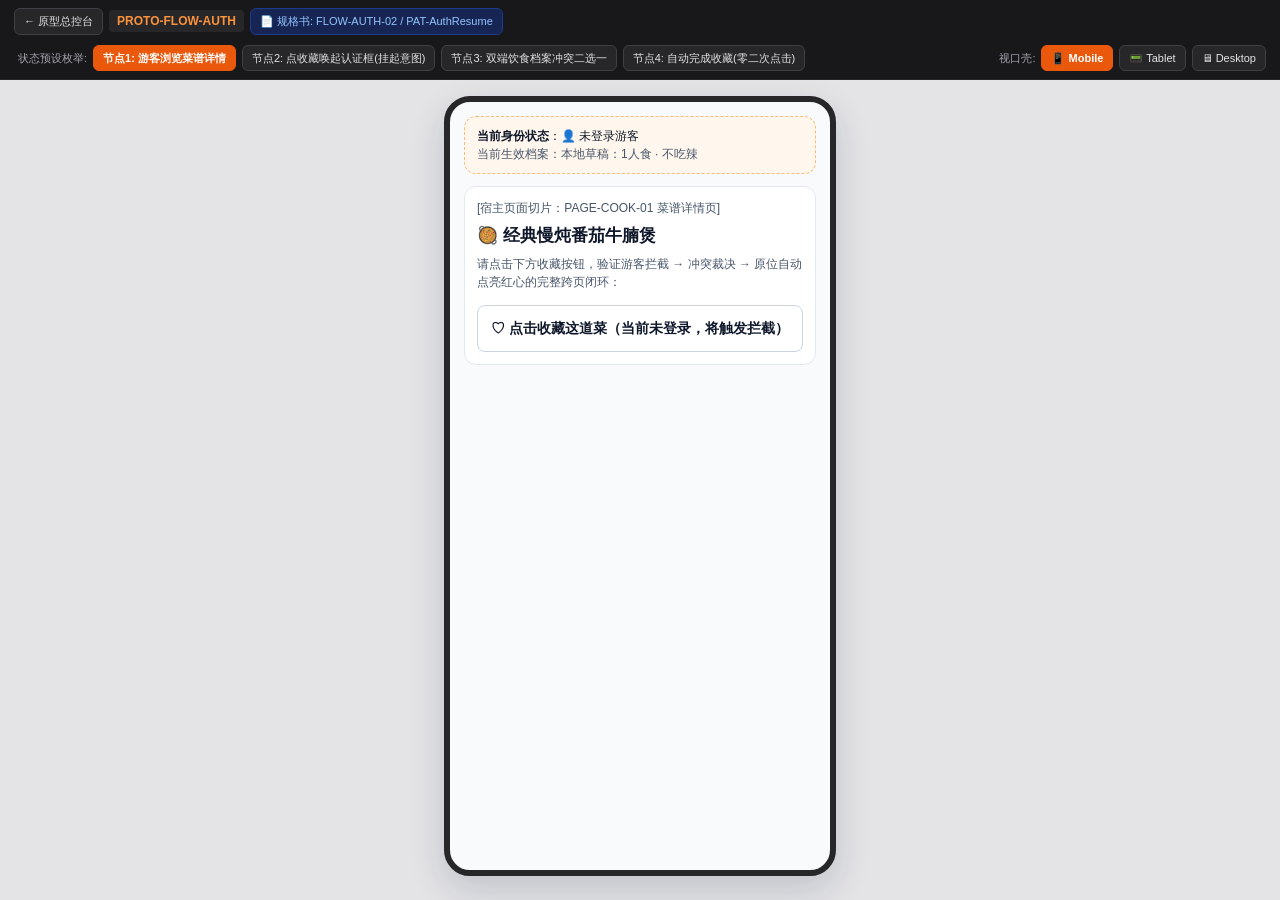
<file: Product/08-verification/prototypes/flows/flow-auth-and-merge.html>
<!DOCTYPE html>
<html lang="zh-CN">
<head>
  <meta charset="UTF-8" />
  <title>PROTO-FLOW-AUTH · 受限操作拦截→登录自动接续与档案合并动线</title>
  <link rel="stylesheet" href="../shared/wireframe.css" />
</head>
<body>
  <header class="wb-bar" id="topBar"></header>
  <div class="wb-stage" id="stage" data-vp="mobile">
    <div class="shell" id="shell" data-vp="mobile"></div>
  </div>
  <script src="../shared/mock-data.js"></script>
  <script>
    // Cross-page state machine matching FLOW-AUTH-02
    const S = { vp: 'mobile', step: 'F1_GuestBrowse', favDone: false, activeProfile: '本地草稿：1人食 · 不吃辣' };
    const STEPS = [
      { id: 'F1_GuestBrowse', label: '节点1: 游客浏览菜谱详情' },
      { id: 'F2_AuthIntercept', label: '节点2: 点收藏唤起认证框(挂起意图)' },
      { id: 'F3_ConflictMerge', label: '节点3: 双端饮食档案冲突二选一' },
      { id: 'F4_AutoResumed', label: '节点4: 自动完成收藏(零二次点击)' }
    ];
    window.setStep = (id) => {
      S.step = id;
      S.favDone = id === 'F4_AutoResumed';
      draw();
    };
    window.setVp = (vp) => { S.vp = vp; draw(); };
    window.resolveMerge = (choice) => {
      S.activeProfile = choice === 'local' ? '已采用本地新偏好上云 (1人食)' : '已恢复云端旧档案 (三口之家)';
      S.favDone = true;
      S.step = 'F4_AutoResumed';
      draw();
    };

    function draw() {
      document.getElementById('topBar').innerHTML = WB.renderTopBar({
        protoId: 'PROTO-FLOW-AUTH',
        specHref: '../../../04-ia-and-flows/flows/auth-and-onboarding.md',
        specLabel: 'FLOW-AUTH-02 / PAT-AuthResume',
        states: STEPS, activeState: S.step, onState: 'setStep', vp: S.vp, onVp: 'setVp'
      });
      document.getElementById('stage').setAttribute('data-vp', S.vp);
      const sh = document.getElementById('shell');
      sh.setAttribute('data-vp', S.vp);

      let modal = '';
      if (S.step === 'F2_AuthIntercept') {
        modal = `
          <div class="modal-mask"><div class="sheet-box">
            <div class="sheet-hd"><span>PAGE-COMM-02 · 快捷登录拦截</span><button onclick="setStep('F1_GuestBrowse')">✕ 取消回退</button></div>
            <div class="sheet-bd">
              <div class="banner blue">📌 已暂存 pendingAction = FAVORITE('经典慢炖番茄牛腩煲')</div>
              <div class="card">手机号：138 **** 8820（老账号，云端存有三口之家旧档案）</div>
              <div class="card">验证码：829410</div>
            </div>
            <div class="sheet-ft"><button class="btn btn-primary" style="width:100%;" onclick="setStep('F3_ConflictMerge')">验证通过 → 进入档案冲突检测</button></div>
          </div></div>`;
      } else if (S.step === 'F3_ConflictMerge') {
        modal = `
          <div class="modal-mask"><div class="sheet-box">
            <div class="sheet-hd"><span>RULE-SYNC-02 · 档案冲突裁决</span></div>
            <div class="sheet-bd">
              <div class="card" style="border-color:#fb923c;background:#fff7ed;"><strong>本地刚设的草稿</strong><div class="h-sub">1人食 · 不吃辣</div></div>
              <div class="card"><strong>账号云端原有档案</strong><div class="h-sub">三口之家 · 微辣 · 忌香菜</div></div>
            </div>
            <div class="sheet-ft">
              <button class="btn" style="flex:1;" onclick="resolveMerge('cloud')">恢复云端旧档案</button>
              <button class="btn btn-primary" style="flex:1;" onclick="resolveMerge('local')">保留本地新草稿</button>
            </div>
          </div></div>`;
      }

      sh.innerHTML = `
        <main class="shell-main">
          <div class="wrap">
            <div class="banner ${S.favDone ? 'blue' : ''}">
              <div>
                <strong>当前身份状态</strong>：${S.favDone ? '✅ 已登录食客_林小厨' : '👤 未登录游客'}<br/>
                <span class="h-sub">当前生效档案：${S.activeProfile}</span>
              </div>
            </div>

            <div class="card">
              <div class="h-sub" style="margin-bottom:6px;">[宿主页面切片：PAGE-COOK-01 菜谱详情页]</div>
              <div class="h-title">🥘 经典慢炖番茄牛腩煲</div>
              <p class="h-sub" style="margin:6px 0 14px;">请点击下方收藏按钮，验证游客拦截 → 冲突裁决 → 原位自动点亮红心的完整跨页闭环：</p>
              <button class="btn ${S.favDone ? 'btn-primary' : ''}" style="width:100%;padding:12px;font-size:14px;" onclick="if(!S.favDone) setStep('F2_AuthIntercept')">
                ${S.favDone ? '♥ 已自动完成收藏（零二次点击！）' : '♡ 点击收藏这道菜（当前未登录，将触发拦截）'}
              </button>
            </div>
          </div>
          ${modal}
          ${S.favDone ? `<div class="snackbar"><span>✅ 登录并裁决成功！已自动为你收藏「经典慢炖番茄牛腩煲」</span></div>` : ''}
        </main>`;
    }
    draw();
  </script>
</body>
</html>
</file>
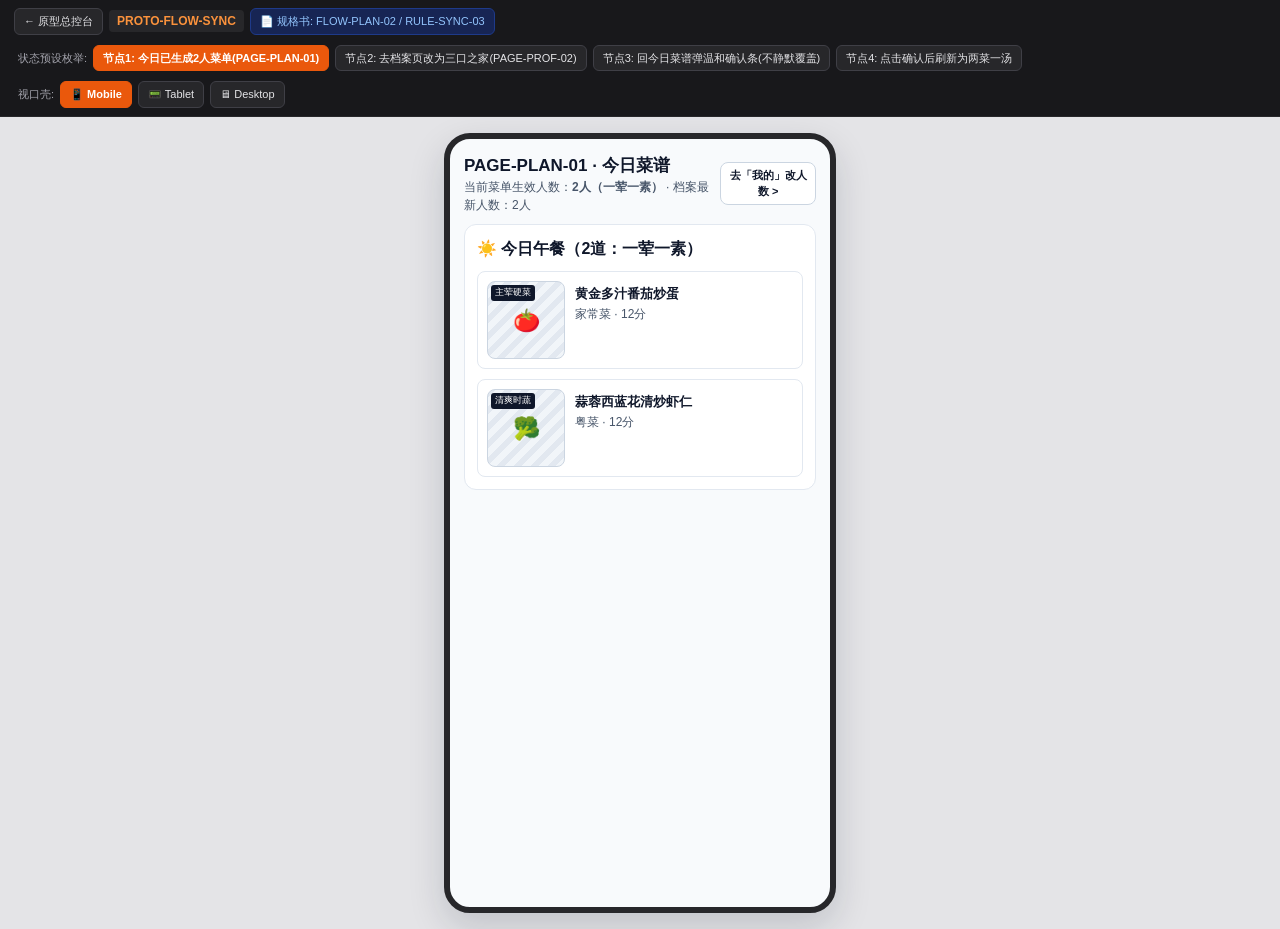
<file: Product/08-verification/prototypes/flows/flow-profile-to-plan-sync.html>
<!DOCTYPE html>
<html lang="zh-CN">
<head>
  <meta charset="UTF-8" />
  <title>PROTO-FLOW-SYNC · 修改饮食档案→返回今日菜谱温和重算动线</title>
  <link rel="stylesheet" href="../shared/wireframe.css" />
</head>
<body>
  <header class="wb-bar" id="topBar"></header>
  <div class="wb-stage" id="stage" data-vp="mobile">
    <div class="shell" id="shell" data-vp="mobile"></div>
  </div>
  <script src="../shared/mock-data.js"></script>
  <script>
    // Cross-page state machine matching FLOW-PLAN-02 & RULE-SYNC-03
    const S = { vp: 'mobile', step: 'P1_InitPlan2', planSize: 2, profileSize: 2, dirty: false, msg: '' };
    const STEPS = [
      { id: 'P1_InitPlan2', label: '节点1: 今日已生成2人菜单(PAGE-PLAN-01)' },
      { id: 'P2_EditTo3', label: '节点2: 去档案页改为三口之家(PAGE-PROF-02)' },
      { id: 'P3_ReturnPrompt', label: '节点3: 回今日菜谱弹温和确认条(不静默覆盖)' },
      { id: 'P4_Regenerated3', label: '节点4: 点击确认后刷新为两菜一汤' }
    ];
    window.setStep = (id) => {
      S.step = id; S.msg = '';
      if (id === 'P1_InitPlan2') { S.planSize = 2; S.profileSize = 2; S.dirty = false; }
      if (id === 'P2_EditTo3') { S.planSize = 2; S.profileSize = 3; }
      if (id === 'P3_ReturnPrompt') { S.planSize = 2; S.profileSize = 3; S.dirty = true; }
      if (id === 'P4_Regenerated3') { S.planSize = 3; S.profileSize = 3; S.dirty = false; S.msg = '✅ 已按最新三口之家档案重算为两菜一汤！'; }
      draw();
    };
    window.setVp = (vp) => { S.vp = vp; draw(); };

    function draw() {
      document.getElementById('topBar').innerHTML = WB.renderTopBar({
        protoId: 'PROTO-FLOW-SYNC',
        specHref: '../../../04-ia-and-flows/flows/meal-planning.md',
        specLabel: 'FLOW-PLAN-02 / RULE-SYNC-03',
        states: STEPS, activeState: S.step, onState: 'setStep', vp: S.vp, onVp: 'setVp'
      });
      document.getElementById('stage').setAttribute('data-vp', S.vp);
      const sh = document.getElementById('shell');
      sh.setAttribute('data-vp', S.vp);

      let pageHtml = '';
      if (S.step === 'P2_EditTo3') {
        pageHtml = `
          <div class="card">
            <div class="h-sub">[当前所在页：PAGE-PROF-02 饮食档案编辑页]</div>
            <div class="h-title" style="margin:6px 0 10px;">将期望用餐人数从 2 人改为 3 人（三口之家）</div>
            <div class="chips" style="margin-bottom:14px;">
              <button class="chip ${S.profileSize===2?'active':''}" onclick="S.profileSize=2;draw()">二人世界 (2人)</button>
              <button class="chip ${S.profileSize===3?'active':''}" onclick="S.profileSize=3;draw()">三口之家 (3人 · 两菜一汤)</button>
            </div>
            <button class="btn btn-primary" style="width:100%;" onclick="setStep('P3_ReturnPrompt')">💾 保存档案并切回「今日菜谱」Tab →</button>
          </div>`;
      } else {
        const recs = S.planSize === 2 ? ['r05', 'r06'] : ['r04', 'r06', 'r08'];
        pageHtml = `
          <div class="h-row">
            <div>
              <div class="h-title">PAGE-PLAN-01 · 今日菜谱</div>
              <div class="h-sub">当前菜单生效人数：<strong>${S.planSize}人（${S.planSize === 2 ? '一荤一素' : '两菜一汤'}）</strong> · 档案最新人数：${S.profileSize}人</div>
            </div>
            <button class="btn btn-sm" onclick="setStep('P2_EditTo3')">去「我的」改人数 ></button>
          </div>

          ${S.dirty ? `
            <div class="banner blue">
              <div><strong>🔄 RULE-SYNC-03 温和刷新保护</strong>：检测到饮食档案已改为 3 人，为防止覆盖你已买好菜的菜单，请确认：</div>
              <div class="chips" style="flex-shrink:0;">
                <button class="btn btn-primary btn-sm" onclick="setStep('P4_Regenerated3')">立即重算今日菜单</button>
                <button class="btn btn-sm" onclick="S.dirty=false;S.msg='今日维持原2人菜单，明日自动生效3人方案';draw()">保持原菜单</button>
              </div>
            </div>` : ''}

          <div class="card">
            <div class="h-row"><strong>☀️ 今日午餐（${S.planSize === 2 ? '2道：一荤一素' : '3道：两菜一汤'}）</strong></div>
            <div class="grid-cards">
              ${recs.map(id => {
                const r = WB.RECIPES.find(x => x.id === id);
                return `<div class="rcard"><div class="rthumb"><span class="rrole">${r.roleLabel}</span>${r.emoji}</div><div><strong style="font-size:13px;">${r.title}</strong><div class="h-sub">${r.cuisine} · ${r.totalTime}分</div></div></div>`;
              }).join('')}
            </div>
          </div>`;
      }

      sh.innerHTML = `<main class="shell-main"><div class="wrap">${pageHtml}</div>${S.msg ? `<div class="snackbar"><span>${S.msg}</span></div>` : ''}</main>`;
    }
    draw();
  </script>
</body>
</html>
</file>
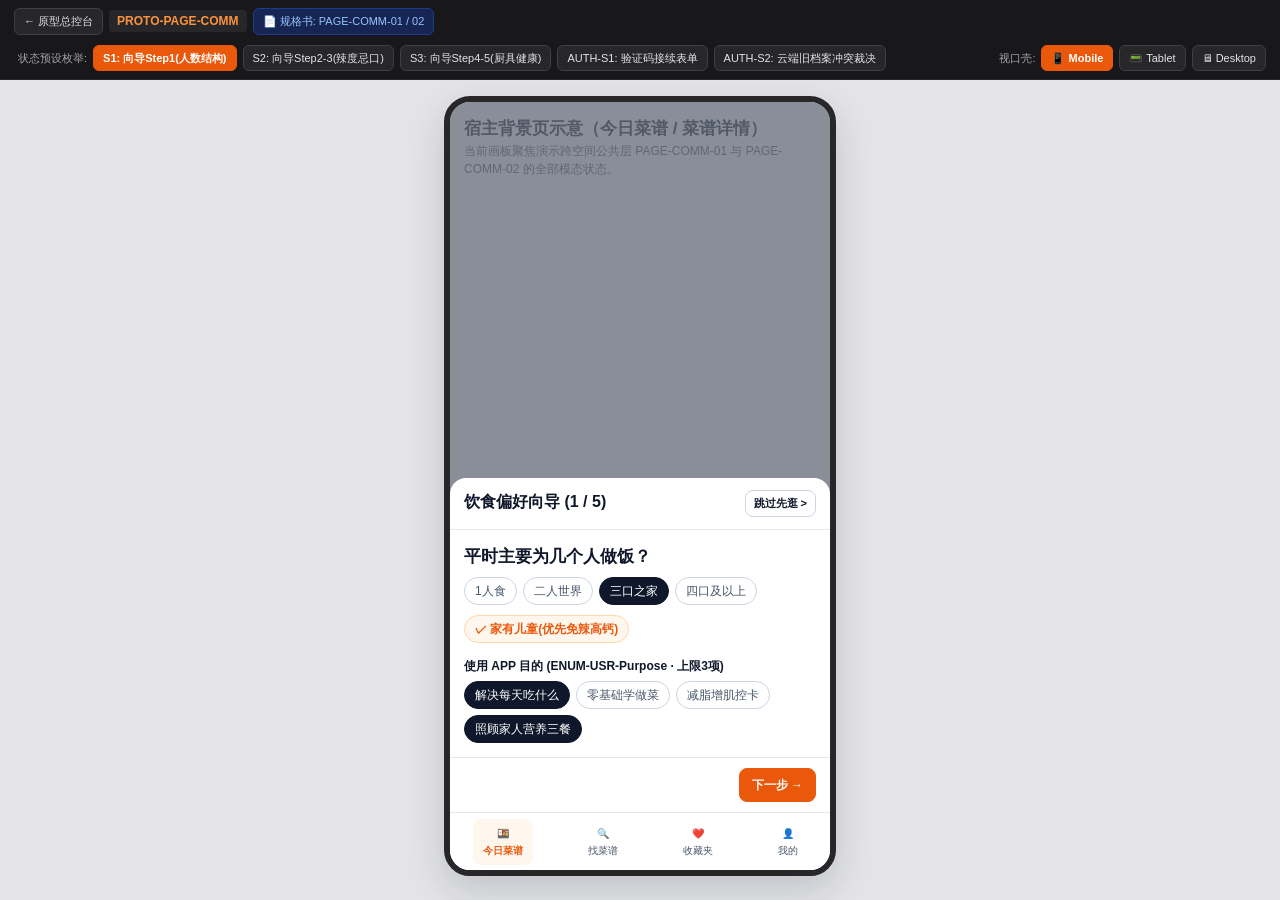
<file: Product/08-verification/prototypes/pages/common-onboarding.html>
<!DOCTYPE html>
<html lang="zh-CN">
<head>
  <meta charset="UTF-8" />
  <title>PROTO-PAGE-COMM · 引导向导与快捷认证画板</title>
  <link rel="stylesheet" href="../shared/wireframe.css" />
</head>
<body>
  <header class="wb-bar" id="topBar"></header>
  <div class="wb-stage" id="stage" data-vp="mobile">
    <div class="shell" id="shell" data-vp="mobile"></div>
  </div>
  <script src="../shared/mock-data.js"></script>
  <script>
    const S = {
      vp: 'mobile',
      st: 'S1_Step1_Household',
      size: 3, kids: true, purposes: ['解决每天吃什么', '照顾家人营养三餐'],
      spiciness: 1, avoids: ['香菜'], skill: '家常熟手', apps: ['燃气灶/炒锅汤锅', '空气炸锅'], health: ['均衡膳食', '减脂低卡'],
      toast: ''
    };
    const STATES = [
      { id: 'S1_Step1_Household', label: 'S1: 向导Step1(人数结构)' },
      { id: 'S2_Step2_3_TasteAvoid', label: 'S2: 向导Step2-3(辣度忌口)' },
      { id: 'S3_Step4_5_SkillHealth', label: 'S3: 向导Step4-5(厨具健康)' },
      { id: 'S1_AuthForm', label: 'AUTH-S1: 验证码接续表单' },
      { id: 'S2_ProfileConflict', label: 'AUTH-S2: 云端旧档案冲突裁决' }
    ];
    window.setSt = (id) => { S.st = id; S.toast = ''; draw(); };
    window.setVp = (vp) => { S.vp = vp; draw(); };
    window.pickSize = (n) => { S.size = n; draw(); };
    window.togArr = (arrName, val) => {
      const a = S[arrName]; const i = a.indexOf(val);
      if (i >= 0) a.splice(i, 1); else a.push(val);
      draw();
    };
    window.flash = (msg) => { S.toast = msg; draw(); };

    function draw() {
      document.getElementById('topBar').innerHTML = WB.renderTopBar({
        protoId: 'PROTO-PAGE-COMM',
        specHref: '../../../06-pages/common-and-onboarding/onboarding-wizard.md',
        specLabel: 'PAGE-COMM-01 / 02',
        states: STATES, activeState: S.st, onState: 'setSt', vp: S.vp, onVp: 'setVp'
      });
      document.getElementById('stage').setAttribute('data-vp', S.vp);
      const sh = document.getElementById('shell');
      sh.setAttribute('data-vp', S.vp);

      let modalHtml = '';
      if (S.st === 'S1_Step1_Household') {
        modalHtml = `
          <div class="sheet-hd"><span>饮食偏好向导 (1 / 5)</span><button class="btn btn-sm" onclick="flash('已按 RULE-SYNC-01 跳过并采用默认参数')">跳过先逛 ></button></div>
          <div class="sheet-bd">
            <div class="h-title" style="margin-bottom:8px;">平时主要为几个人做饭？</div>
            <div class="chips" style="margin-bottom:10px;">
              ${[{n:1,l:'1人食'},{n:2,l:'二人世界'},{n:3,l:'三口之家'},{n:4,l:'四口及以上'}].map(x => `<button class="chip ${S.size===x.n?'active':''}" onclick="pickSize(${x.n})">${x.l}</button>`).join('')}
            </div>
            ${S.size >= 2 ? `<div class="chips" style="margin-bottom:14px;">
              <button class="chip ${S.kids?'accent':''}" onclick="S.kids=!S.kids;draw()">${S.kids?'✓ ':''}家有儿童(优先免辣高钙)</button>
            </div>` : ''}
            <div style="font-weight:700;font-size:12px;margin-bottom:6px;">使用 APP 目的 (ENUM-USR-Purpose · 上限3项)</div>
            <div class="chips">
              ${['解决每天吃什么','零基础学做菜','减脂增肌控卡','照顾家人营养三餐'].map(p => `<button class="chip ${S.purposes.includes(p)?'active':''}" onclick="togArr('purposes','${p}')">${p}</button>`).join('')}
            </div>
          </div>
          <div class="sheet-ft"><span></span><button class="btn btn-primary" onclick="setSt('S2_Step2_3_TasteAvoid')">下一步 →</button></div>`;
      } else if (S.st === 'S2_Step2_3_TasteAvoid') {
        modalHtml = `
          <div class="sheet-hd"><span>饮食偏好向导 (2~3 / 5)</span><button class="btn btn-sm" onclick="flash('保留已填项跳过')">跳过 ></button></div>
          <div class="sheet-bd">
            <div style="font-weight:700;font-size:13px;margin-bottom:6px;">最高辣度接受度 (ENUM-RCP-Spiciness 硬约束)</div>
            <div class="chips" style="margin-bottom:14px;">
              ${['0 不吃辣','1 微辣(宫保鸡丁)','2 中辣','3 重辣'].map((l,i) => `<button class="chip ${S.spiciness===i?'active':''}" onclick="S.spiciness=${i};draw()">${l}</button>`).join('')}
            </div>
            <div style="font-weight:700;font-size:13px;margin-bottom:6px;">绝对不吃或过敏的食材 (ENUM-USR-AvoidTag)</div>
            <div class="chips">
              <button class="chip ${S.avoids.length===0?'active':''}" onclick="S.avoids=[];draw()">✓ 无特殊忌口</button>
              ${['香菜','葱姜蒜','海鲜水产','牛羊肉','花生坚果'].map(a => `<button class="chip ${S.avoids.includes(a)?'active':''}" onclick="togArr('avoids','${a}')">🚫 ${a}</button>`).join('')}
            </div>
          </div>
          <div class="sheet-ft"><button class="btn" onclick="setSt('S1_Step1_Household')">← 上一步</button><button class="btn btn-primary" onclick="setSt('S3_Step4_5_SkillHealth')">下一步 →</button></div>`;
      } else if (S.st === 'S3_Step4_5_SkillHealth') {
        modalHtml = `
          <div class="sheet-hd"><span>饮食偏好向导 (4~5 / 5)</span><span></span></div>
          <div class="sheet-bd">
            <div style="font-weight:700;font-size:13px;margin-bottom:6px;">做菜能力与拥有厨具</div>
            <div class="chips" style="margin-bottom:12px;">
              ${['厨房小白','家常熟手','料理达人'].map(k => `<button class="chip ${S.skill===k?'active':''}" onclick="S.skill='${k}';draw()">${k}</button>`).join('')}
              ${['燃气灶/炒锅汤锅','电饭煲','空气炸锅','烤箱'].map(ap => `<button class="chip ${S.apps.includes(ap)?'accent':''}" onclick="togArr('apps','${ap}')">${ap}</button>`).join('')}
            </div>
            <div style="font-weight:700;font-size:13px;margin-bottom:6px;">健康饮食偏好 (ENUM-USR-HealthTag)</div>
            <div class="chips">
              ${['均衡膳食','减脂低卡','高蛋白增肌','控糖低GI','温和养胃'].map(h => `<button class="chip ${S.health.includes(h)?'active':''}" onclick="togArr('health','${h}')">${h}</button>`).join('')}
            </div>
          </div>
          <div class="sheet-ft"><button class="btn" onclick="setSt('S2_Step2_3_TasteAvoid')">← 上一步</button><a class="btn btn-primary" href="./daily-plan.html">✨ 生成我的今日三餐</a></div>`;
      } else if (S.st === 'S1_AuthForm') {
        modalHtml = `
          <div class="sheet-hd"><span>PAGE-COMM-02 · 快捷登录/注册一体化</span><span>✕</span></div>
          <div class="sheet-bd">
            <div class="banner blue">💡 PAT-AuthResume 挂起意图：验证通过后将自动为你收藏「经典慢炖番茄牛腩煲」</div>
            <div class="card" style="padding:8px 10px;">📱 手机号：138 **** 8820</div>
            <div class="card" style="padding:8px 10px;display:flex;justify-content:space-between;"><span>🔢 验证码：829410</span><span class="h-sub">54s后重发</span></div>
            <div class="h-sub">☑ 已阅读并同意《用户服务协议》与《隐私政策》</div>
          </div>
          <div class="sheet-ft"><button class="btn btn-primary" style="width:100%;" onclick="setSt('S2_ProfileConflict')">模拟输完6位验证码(检出双端档案冲突) →</button></div>`;
      } else {
        modalHtml = `
          <div class="sheet-hd"><span>RULE-SYNC-02 · 饮食档案冲突二选一裁决</span><span></span></div>
          <div class="sheet-bd">
            <p class="h-sub" style="margin-bottom:10px;">检测到该老账号云端已有历史档案，与你刚才在本地定制的草稿不一致，请选择保留哪份：</p>
            <div class="card" style="border-color:#fb923c;background:#fff7ed;">
              <strong>方案 A：采用刚才本地定制的新偏好</strong>
              <div class="h-sub">1人食 · 不吃辣 · 减脂低卡</div>
            </div>
            <div class="card">
              <strong>方案 B：恢复云端账号原有档案</strong>
              <div class="h-sub">三口之家(含儿童) · 微辣 · 忌香菜</div>
            </div>
          </div>
          <div class="sheet-ft">
            <button class="btn" style="flex:1;" onclick="flash('✅ 已恢复云端档案，并自动完成刚才挂起的收藏动作！')">选方案 B</button>
            <button class="btn btn-primary" style="flex:1;" onclick="flash('✅ 已覆盖同步新偏好上云，并自动完成收藏！')">选方案 A</button>
          </div>`;
      }

      sh.innerHTML = `
        ${WB.renderNav('plan')}
        <main class="shell-main">
          <div class="wrap" style="opacity:0.45;">
            <div class="h-title">宿主背景页示意（今日菜谱 / 菜谱详情）</div>
            <p class="h-sub">当前画板聚焦演示跨空间公共层 PAGE-COMM-01 与 PAGE-COMM-02 的全部模态状态。</p>
          </div>
          <div class="modal-mask"><div class="sheet-box">${modalHtml}</div></div>
          ${S.toast ? `<div class="snackbar"><span>${S.toast}</span></div>` : ''}
        </main>`;
    }
    draw();
  </script>
</body>
</html>
</file>
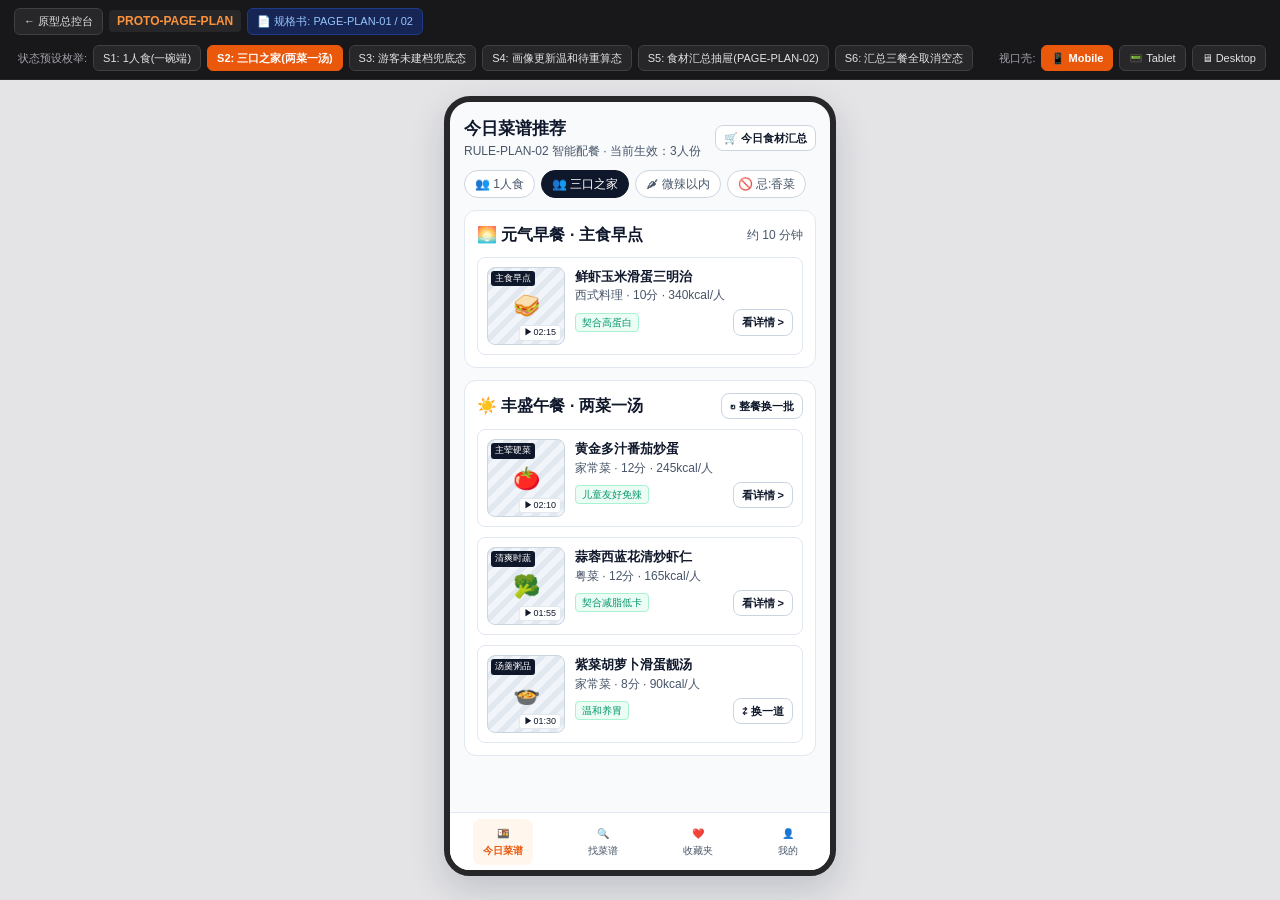
<file: Product/08-verification/prototypes/pages/daily-plan.html>
<!DOCTYPE html>
<html lang="zh-CN">
<head>
  <meta charset="UTF-8" />
  <title>PROTO-PAGE-PLAN · 今日菜谱与食材汇总画板</title>
  <link rel="stylesheet" href="../shared/wireframe.css" />
</head>
<body>
  <header class="wb-bar" id="topBar"></header>
  <div class="wb-stage" id="stage" data-vp="mobile">
    <div class="shell" id="shell" data-vp="mobile"></div>
  </div>
  <script src="../shared/mock-data.js"></script>
  <script>
    const S = {
      vp: 'mobile',
      st: 'S2_FamilyPlan',
      lunchIds: ['r05', 'r06', 'r08'],
      mealsChecked: { b: true, l: true, d: true },
      ingChecked: {},
      toast: ''
    };
    const STATES = [
      { id: 'S1_SoloPlan', label: 'S1: 1人食(一碗端)' },
      { id: 'S2_FamilyPlan', label: 'S2: 三口之家(两菜一汤)' },
      { id: 'S3_GuestDefault', label: 'S3: 游客未建档兜底态' },
      { id: 'S4_ProfileDirty', label: 'S4: 画像更新温和待重算态' },
      { id: 'S5_IngSummaryDrawer', label: 'S5: 食材汇总抽屉(PAGE-PLAN-02)' },
      { id: 'S6_EmptyMealSelected', label: 'S6: 汇总三餐全取消空态' }
    ];
    window.setSt = (id) => {
      S.st = id; S.toast = '';
      if (id === 'S6_EmptyMealSelected') S.mealsChecked = { b: false, l: false, d: false };
      if (id === 'S5_IngSummaryDrawer') S.mealsChecked = { b: true, l: true, d: true };
      draw();
    };
    window.setVp = (vp) => { S.vp = vp; draw(); };
    window.swapSoup = () => {
      S.lunchIds[2] = S.lunchIds[2] === 'r08' ? 'r02' : 'r08';
      S.toast = '已按 RULE-PLAN-04 同角色互斥防重替换汤羹';
      draw();
    };
    window.togMeal = (k) => {
      S.mealsChecked[k] = !S.mealsChecked[k];
      const any = S.mealsChecked.b || S.mealsChecked.l || S.mealsChecked.d;
      S.st = any ? 'S5_IngSummaryDrawer' : 'S6_EmptyMealSelected';
      draw();
    };

    function cardHtml(id, reason, showSwap) {
      const r = WB.RECIPES.find((x) => x.id === id);
      return `
        <div class="rcard">
          <div class="rthumb"><span class="rrole">${r.roleLabel}</span>${r.emoji}<span class="rvid">▶${r.video}</span></div>
          <div style="flex:1;min-width:0;">
            <div style="font-weight:700;font-size:13px;">${r.title}</div>
            <div class="h-sub">${r.cuisine} · ${r.totalTime}分 · ${r.calories}kcal/人</div>
            <div class="chips" style="margin-top:5px;">
              <span class="badge">${reason}</span>
              ${showSwap ? `<button class="btn btn-sm" style="margin-left:auto;" onclick="swapSoup()">⇄ 换一道</button>` : `<a class="btn btn-sm" style="margin-left:auto;" href="./recipe-consumption.html">看详情 ></a>`}
            </div>
          </div>
        </div>`;
    }

    function draw() {
      document.getElementById('topBar').innerHTML = WB.renderTopBar({
        protoId: 'PROTO-PAGE-PLAN',
        specHref: '../../../06-pages/daily-plan/daily-meal-plan.md',
        specLabel: 'PAGE-PLAN-01 / 02',
        states: STATES, activeState: S.st, onState: 'setSt', vp: S.vp, onVp: 'setVp'
      });
      document.getElementById('stage').setAttribute('data-vp', S.vp);
      const sh = document.getElementById('shell');
      sh.setAttribute('data-vp', S.vp);

      const isSolo = S.st === 'S1_SoloPlan';
      const isGuest = S.st === 'S3_GuestDefault';
      const sv = isSolo ? 1 : isGuest ? 2 : 3;

      const lunchRecs = isSolo
        ? cardHtml('r03', '1人一锅端少洗碗')
        : isGuest
          ? cardHtml('r05', '时令高分精选') + cardHtml('r07', '10分钟快手')
          : cardHtml(S.lunchIds[0], '儿童友好免辣') + cardHtml(S.lunchIds[1], '契合减脂低卡') + cardHtml(S.lunchIds[2], '温和养胃', true);

      let drawerHtml = '';
      if (S.st === 'S5_IngSummaryDrawer' || S.st === 'S6_EmptyMealSelected') {
        const merged = {};
        const pick = [];
        if (S.mealsChecked.b) pick.push({ m: '早', id: 'r01' });
        if (S.mealsChecked.l) pick.push({ m: '午', id: 'r05' }, { m: '午', id: 'r08' });
        if (S.mealsChecked.d) pick.push({ m: '晚', id: 'r04' });
        pick.forEach(({ m, id }) => {
          const r = WB.RECIPES.find((x) => x.id === id);
          r.ingredients.forEach((ing) => {
            if (ing.mode === 'unscaled') return;
            if (!merged[ing.id]) merged[ing.id] = { name: ing.name, unit: ing.unit, mode: ing.mode, raw: 0, src: [] };
            merged[ing.id].raw += ing.amount * (3 / r.baseServings);
            merged[ing.id].src.push(`${m}·${r.title}`);
          });
        });
        const rows = Object.entries(merged);
        drawerHtml = `
          <div class="modal-mask" onclick="setSt('S2_FamilyPlan')">
            <div class="sheet-box" onclick="event.stopPropagation()">
              <div class="sheet-hd"><span>🛒 PAGE-PLAN-02 · 今日食材汇总 (按3人份合并)</span><button onclick="setSt('S2_FamilyPlan')">✕</button></div>
              <div class="sheet-bd">
                <div class="chips" style="margin-bottom:12px;">
                  <button class="chip ${S.mealsChecked.b?'active':''}" onclick="togMeal('b')">${S.mealsChecked.b?'✓ ':''}早餐</button>
                  <button class="chip ${S.mealsChecked.l?'active':''}" onclick="togMeal('l')">${S.mealsChecked.l?'✓ ':''}午餐</button>
                  <button class="chip ${S.mealsChecked.d?'active':''}" onclick="togMeal('d')">${S.mealsChecked.d?'✓ ':''}晚餐</button>
                </div>
                ${rows.length ? rows.map(([k, v]) => `
                  <div style="display:flex;justify-content:space-between;padding:7px 0;border-bottom:1px dashed var(--line);cursor:pointer;${S.ingChecked[k]?'text-decoration:line-through;color:#94a3b8;':''}" onclick="S.ingChecked['${k}']=!S.ingChecked['${k}'];draw()">
                    <div><div>${S.ingChecked[k]?'☑':'☐'} <strong>${v.name}</strong></div><div class="h-sub">用于：${v.src.join(' + ')}</div></div>
                    <strong style="color:var(--accent);">${WB.scale({amount:v.raw,unit:v.unit,mode:v.mode},1,1)}</strong>
                  </div>`).join('') : `<div style="text-align:center;padding:28px;" class="h-sub">空状态(S6)：请至少勾选一餐以汇总所需食材</div>`}
              </div>
              <div class="sheet-ft">
                <button class="btn" onclick="S.toast='📋 已复制待买食材文本至剪贴板';setSt('S2_FamilyPlan')">📋 复制买菜清单</button>
                <button class="btn btn-primary" onclick="setSt('S2_FamilyPlan')">完成核对</button>
              </div>
            </div>
          </div>`;
      }

      sh.innerHTML = `
        ${WB.renderNav('plan')}
        <main class="shell-main">
          <div class="wrap">
            <div class="h-row">
              <div><div class="h-title">今日菜谱推荐</div><div class="h-sub">RULE-PLAN-02 智能配餐 · 当前生效：${sv}人份</div></div>
              <button class="btn btn-sm" onclick="setSt('S5_IngSummaryDrawer')">🛒 今日食材汇总</button>
            </div>
            <div class="chips" style="margin-bottom:12px;">
              <button class="chip ${isSolo?'active':''}" onclick="setSt('S1_SoloPlan')">👥 1人食</button>
              <button class="chip ${!isSolo&&!isGuest?'active':''}" onclick="setSt('S2_FamilyPlan')">👥 三口之家</button>
              <span class="chip">🌶 微辣以内</span>
              <span class="chip">🚫 忌:香菜</span>
            </div>
            ${isGuest ? `<div class="banner"><div><strong>✨ S3 游客通用默认态</strong>：花30秒设置人数与忌口生成专属三餐</div><a class="btn btn-primary btn-sm" href="./common-onboarding.html">立即定制</a></div>` : ''}
            ${S.st === 'S4_ProfileDirty' ? `<div class="banner blue"><div><strong>🔄 S4 画像待刷新态 (RULE-SYNC-03)</strong>：检测到你刚更新了饮食档案，是否立即重算今日菜单？</div><div class="chips"><button class="btn btn-primary btn-sm" onclick="S.toast='已按新档案重算今日三餐';setSt('S2_FamilyPlan')">立即重新生成</button><button class="btn btn-sm" onclick="setSt('S2_FamilyPlan')">保持原菜单</button></div></div>` : ''}

            <div class="card">
              <div class="h-row"><strong>🌅 元气早餐 · 主食早点</strong><span class="h-sub">约 10 分钟</span></div>
              <div class="grid-cards">${cardHtml('r01', '契合高蛋白')}</div>
            </div>
            <div class="card">
              <div class="h-row"><strong>☀️ 丰盛午餐 · ${isSolo ? '1道一碗端' : isGuest ? '默认一荤一素' : '两菜一汤'}</strong><button class="btn btn-sm" onclick="swapSoup()">↻ 整餐换一批</button></div>
              <div class="grid-cards">${lunchRecs}</div>
            </div>
          </div>
          ${drawerHtml}
          ${S.toast ? `<div class="snackbar"><span>${S.toast}</span></div>` : ''}
        </main>`;
    }
    draw();
  </script>
</body>
</html>
</file>
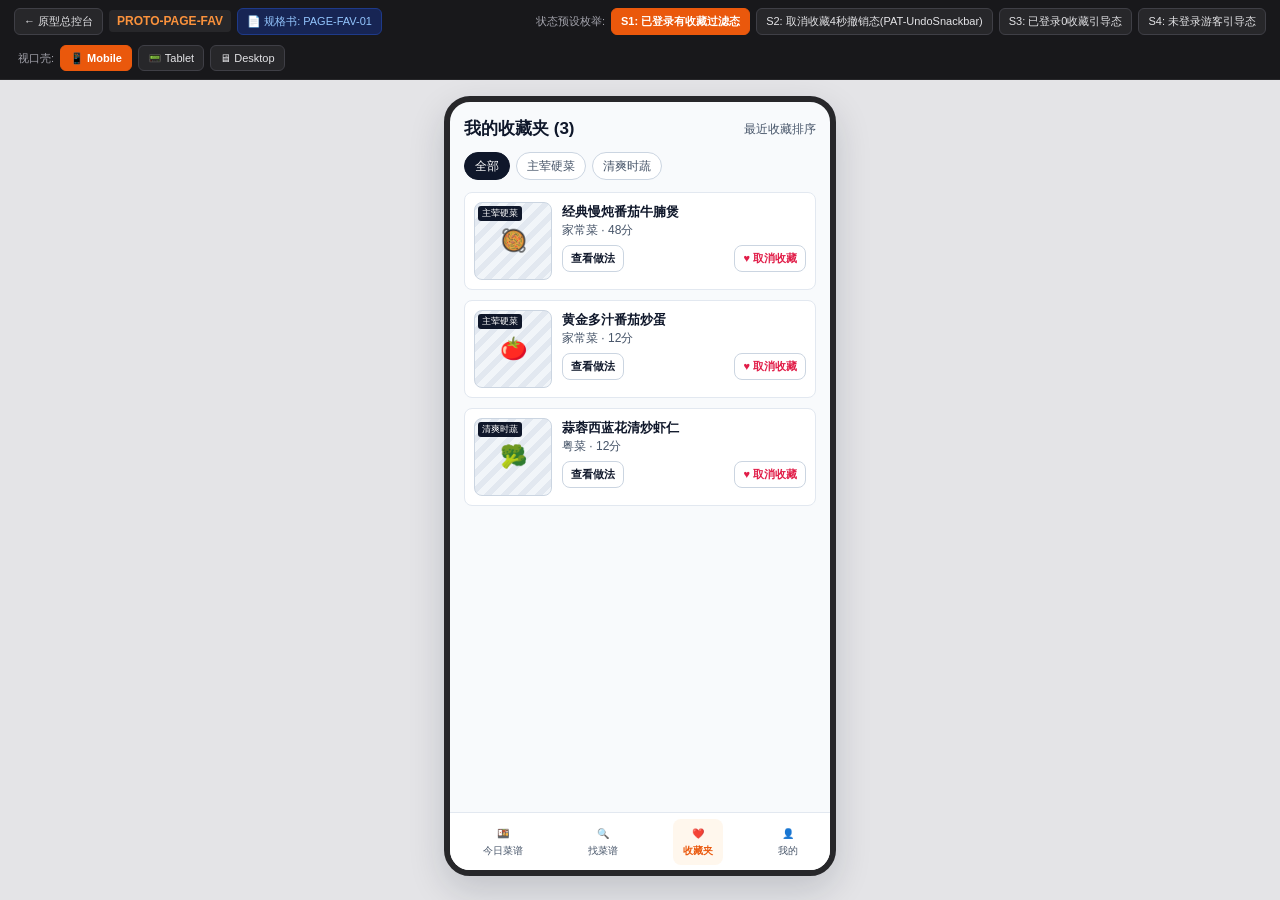
<file: Product/08-verification/prototypes/pages/favorites.html>
<!DOCTYPE html>
<html lang="zh-CN">
<head>
  <meta charset="UTF-8" />
  <title>PROTO-PAGE-FAV · 收藏夹多状态画板</title>
  <link rel="stylesheet" href="../shared/wireframe.css" />
</head>
<body>
  <header class="wb-bar" id="topBar"></header>
  <div class="wb-stage" id="stage" data-vp="mobile">
    <div class="shell" id="shell" data-vp="mobile"></div>
  </div>
  <script src="../shared/mock-data.js"></script>
  <script>
    const S = { vp: 'mobile', st: 'S1_LoggedWithItems', favIds: ['r04', 'r05', 'r06'], role: 'all', lastRemoved: null };
    const STATES = [
      { id: 'S1_LoggedWithItems', label: 'S1: 已登录有收藏过滤态' },
      { id: 'S2_UndoRemoving', label: 'S2: 取消收藏4秒撤销态(PAT-UndoSnackbar)' },
      { id: 'S3_LoggedEmpty', label: 'S3: 已登录0收藏引导态' },
      { id: 'S4_GuestUnauthed', label: 'S4: 未登录游客引导态' }
    ];
    window.setSt = (id) => {
      S.st = id;
      if (id === 'S1_LoggedWithItems') { S.favIds = ['r04', 'r05', 'r06']; S.lastRemoved = null; }
      if (id === 'S2_UndoRemoving') { S.favIds = ['r05', 'r06']; S.lastRemoved = '经典慢炖番茄牛腩煲'; }
      draw();
    };
    window.setVp = (vp) => { S.vp = vp; draw(); };
    window.unfav = (id) => {
      const r = WB.RECIPES.find((x) => x.id === id);
      S.favIds = S.favIds.filter((x) => x !== id);
      S.lastRemoved = r.title;
      S.st = S.favIds.length ? 'S2_UndoRemoving' : 'S3_LoggedEmpty';
      draw();
    };
    window.undo = () => {
      if (!S.favIds.includes('r04')) S.favIds.unshift('r04');
      S.lastRemoved = null; S.st = 'S1_LoggedWithItems'; draw();
    };

    function draw() {
      document.getElementById('topBar').innerHTML = WB.renderTopBar({
        protoId: 'PROTO-PAGE-FAV',
        specHref: '../../../06-pages/favorites/favorites-list.md',
        specLabel: 'PAGE-FAV-01',
        states: STATES, activeState: S.st, onState: 'setSt', vp: S.vp, onVp: 'setVp'
      });
      document.getElementById('stage').setAttribute('data-vp', S.vp);
      const sh = document.getElementById('shell');
      sh.setAttribute('data-vp', S.vp);

      let body = '';
      if (S.st === 'S4_GuestUnauthed') {
        body = `<div class="card" style="text-align:center;padding:40px 18px;margin-top:20px;">
          <div style="font-size:32px;">❤️</div>
          <div class="h-title" style="margin:8px 0;">S4 未登录引导态：登录后同步你的私房拿手菜谱</div>
          <p class="h-sub" style="margin-bottom:14px;">点亮红心即收，跨手机、平板与 Web 实时同步</p>
          <a class="btn btn-primary" href="./common-onboarding.html">立即登录 / 注册</a>
        </div>`;
      } else if (S.st === 'S3_LoggedEmpty') {
        body = `<div class="card" style="text-align:center;padding:40px 18px;margin-top:20px;">
          <div style="font-size:32px;">📖</div>
          <div class="h-title" style="margin:8px 0;">S3 空数据态：还没有收藏过菜谱哦</div>
          <div class="chips" style="justify-content:center;margin-top:12px;">
            <a class="btn btn-primary btn-sm" href="./daily-plan.html">看看今日三餐</a>
            <a class="btn btn-sm" href="./recipe-discovery.html">去菜谱库探索</a>
          </div>
        </div>`;
      } else {
        const list = S.favIds.map((id) => WB.RECIPES.find((x) => x.id === id)).filter((r) => S.role === 'all' || r.dishRole === S.role);
        body = `
          <div class="h-row"><div class="h-title">我的收藏夹 (${S.favIds.length})</div><span class="h-sub">最近收藏排序</span></div>
          <div class="chips" style="margin-bottom:12px;">
            ${[{k:'all',l:'全部'},{k:'main_meat',l:'主荤硬菜'},{k:'side_veg',l:'清爽时蔬'}].map(t => `<button class="chip ${S.role===t.k?'active':''}" onclick="S.role='${t.k}';draw()">${t.l}</button>`).join('')}
          </div>
          <div class="grid-cards">
            ${list.map(r => `
              <div class="rcard">
                <div class="rthumb"><span class="rrole">${r.roleLabel}</span>${r.emoji}</div>
                <div style="flex:1;">
                  <div style="font-weight:700;font-size:13px;">${r.title}</div>
                  <div class="h-sub">${r.cuisine} · ${r.totalTime}分</div>
                  <div class="chips" style="margin-top:6px;">
                    <a class="btn btn-sm" href="./recipe-consumption.html">查看做法</a>
                    <button class="btn btn-sm" style="color:var(--danger);margin-left:auto;" onclick="unfav('${r.id}')">♥ 取消收藏</button>
                  </div>
                </div>
              </div>`).join('')}
          </div>`;
      }

      sh.innerHTML = `
        ${WB.renderNav('fav')}
        <main class="shell-main">
          <div class="wrap">${body}</div>
          ${S.st === 'S2_UndoRemoving' && S.lastRemoved ? `<div class="snackbar"><span>已将「${S.lastRemoved}」移出收藏夹 (4s)</span><button onclick="undo()">撤销</button></div>` : ''}
        </main>`;
    }
    draw();
  </script>
</body>
</html>
</file>
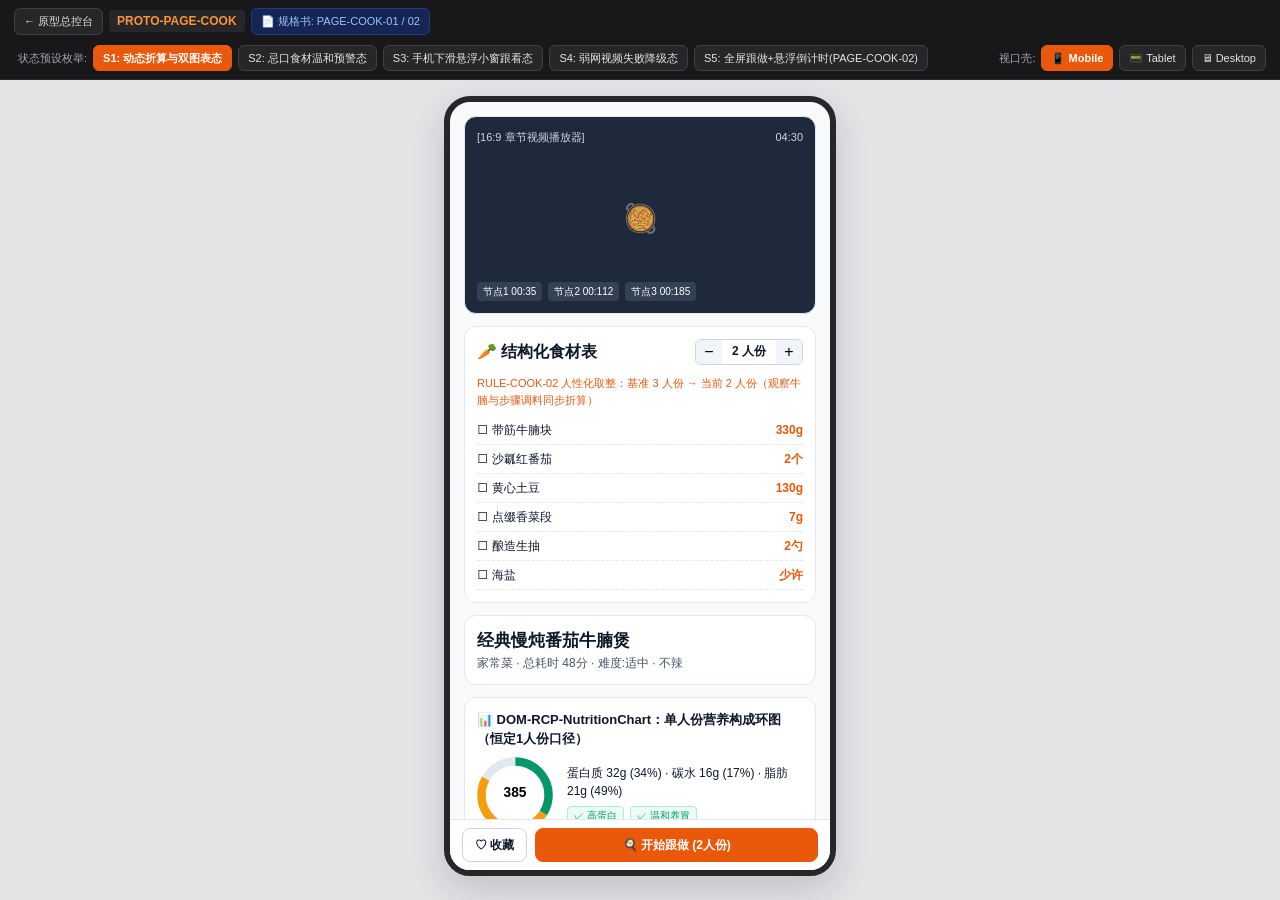
<file: Product/08-verification/prototypes/pages/recipe-consumption.html>
<!DOCTYPE html>
<html lang="zh-CN">
<head>
  <meta charset="UTF-8" />
  <title>PROTO-PAGE-COOK · 菜谱详情与全屏跟做画板</title>
  <link rel="stylesheet" href="../shared/wireframe.css" />
</head>
<body>
  <header class="wb-bar" id="topBar"></header>
  <div class="wb-stage" id="stage" data-vp="mobile">
    <div class="shell" id="shell" data-vp="mobile"></div>
  </div>
  <script src="../shared/mock-data.js"></script>
  <script>
    const R = WB.RECIPES.find((x) => x.id === 'r04'); // 经典慢炖番茄牛腩煲 (baseServings=3)
    const S = { vp: 'mobile', st: 'S1_DefaultScaled', sv: 2, fav: false, cookStep: 1, timer: 45, checked: {}, toast: '' };
    const STATES = [
      { id: 'S1_DefaultScaled', label: 'S1: 动态折算与双图表态' },
      { id: 'S2_AvoidWarning', label: 'S2: 忌口食材温和预警态' },
      { id: 'S3_MobileMiniPiP', label: 'S3: 手机下滑悬浮小窗跟看态' },
      { id: 'S4_VideoDegraded', label: 'S4: 弱网视频失败降级态' },
      { id: 'S5_CookFocusTimer', label: 'S5: 全屏跟做+悬浮倒计时(PAGE-COOK-02)' }
    ];
    let ticker = null;
    window.setSt = (id) => {
      S.st = id; S.toast = '';
      if (id === 'S5_CookFocusTimer') startTick(); else if (ticker) { clearInterval(ticker); ticker = null; }
      draw();
    };
    window.setVp = (vp) => { S.vp = vp; draw(); };
    window.adjSv = (d) => { S.sv = Math.min(8, Math.max(1, S.sv + d)); draw(); };
    function startTick() {
      if (ticker) clearInterval(ticker);
      ticker = setInterval(() => { if (S.timer > 0) { S.timer--; draw(); } }, 1000);
    }

    function draw() {
      document.getElementById('topBar').innerHTML = WB.renderTopBar({
        protoId: 'PROTO-PAGE-COOK',
        specHref: '../../../06-pages/recipe-consumption/recipe-detail.md',
        specLabel: 'PAGE-COOK-01 / 02',
        states: STATES, activeState: S.st, onState: 'setSt', vp: S.vp, onVp: 'setVp'
      });
      document.getElementById('stage').setAttribute('data-vp', S.vp);
      const sh = document.getElementById('shell');
      sh.setAttribute('data-vp', S.vp);

      if (S.st === 'S5_CookFocusTimer') {
        const stp = R.steps[S.cookStep - 1];
        sh.innerHTML = `
          <div style="flex:1;background:#0f172a;color:#f8fafc;padding:16px;display:flex;flex-direction:column;justify-content:space-between;">
            <div class="h-row">
              <span style="color:#34d399;font-size:12px;">● NFR-03 屏幕常亮已开启 · ${S.sv}人份</span>
              <span style="background:var(--accent);padding:4px 10px;border-radius:99px;font-size:12px;font-weight:700;">⏱ 跨步倒计时 00:${String(S.timer).padStart(2,'0')}</span>
              <button class="btn btn-sm" onclick="setSt('S1_DefaultScaled')">退出 ✕</button>
            </div>
            <div style="background:#1e293b;border:1px solid #334155;border-radius:14px;padding:20px;margin:12px 0;flex:1;display:flex;flex-direction:column;justify-content:center;">
              <div style="color:#fb923c;font-weight:700;">PAGE-COOK-02 · Step ${S.cookStep} / ${R.steps.length}：${stp.title}</div>
              <div style="font-size:21px;font-weight:600;line-height:1.65;margin:12px 0;">${WB.formatStep(stp.tpl, R, S.sv)}</div>
              <div style="padding:18px;border:1px dashed #475569;border-radius:8px;text-align:center;color:#94a3b8;font-size:12px;">[大屏跟做配图：${stp.img}]</div>
              ${stp.tip ? `<div style="margin-top:10px;font-size:13px;color:#cbd5e1;">💡 ${stp.tip}</div>` : ''}
            </div>
            <div style="display:flex;gap:10px;">
              <button class="btn" style="flex:1;padding:13px;" onclick="S.cookStep=Math.max(1,S.cookStep-1);draw()">← 上一步(计时不中断)</button>
              <button class="btn btn-primary" style="flex:2;padding:13px;font-size:14px;" onclick="if(S.cookStep<R.steps.length){S.cookStep++;draw();}else{S.toast='🎉 恭喜完成出锅！';setSt('S1_DefaultScaled');}">
                ${S.cookStep < R.steps.length ? '下一步 →' : '🎉 完成出锅'}
              </button>
            </div>
          </div>`;
        return;
      }

      const isSplit = S.vp !== 'mobile';
      const heatH = ['46%', '64%', '82%', '100%'];
      const heatBg = ['#f1f5f9', '#fef3c7', '#ffedd5', '#fee2e2'];

      const leftCol = `
        <div style="${isSplit ? 'width:40%;position:sticky;top:12px;' : ''}">
          ${S.st === 'S4_VideoDegraded' ? `
            <div class="card" style="background:#f1f5f9;text-align:center;padding:24px;">
              <div style="font-size:26px;">${R.emoji}</div>
              <div style="font-weight:700;font-size:12px;margin:4px 0;">S4 弱网视频失败优雅降级 (NFR-02)</div>
              <div class="h-sub" style="margin-bottom:8px;">已回退展示高清成品封面图，下方换算与步骤完全可用</div>
              <button class="btn btn-sm" onclick="setSt('S1_DefaultScaled')">↻ 重试加载视频</button>
            </div>` : `
            <div class="card" style="background:#1e293b;color:#fff;aspect-ratio:16/9;display:flex;flex-direction:column;justify-content:space-between;">
              <div class="h-row" style="font-size:11px;color:#cbd5e1;"><span>[16:9 章节视频播放器]</span><span>${R.video}</span></div>
              <div style="text-align:center;"><span style="font-size:28px;">${R.emoji}</span></div>
              <div class="chips">${R.steps.map((st,i) => `<button style="background:#334155;color:#fff;padding:2px 6px;border-radius:4px;font-size:10px;" onclick="S.toast='▶ 视频已Seek至步骤${i+1} (${st.sec}s)';draw()">节点${i+1} 00:${st.sec}</button>`).join('')}</div>
            </div>`}

          <div class="card">
            <div class="h-row">
              <strong>🥕 结构化食材表</strong>
              <div style="display:inline-flex;border:1px solid var(--line-2);border-radius:6px;overflow:hidden;">
                <button style="width:26px;background:var(--muted);" onclick="adjSv(-1)">−</button>
                <span style="padding:2px 10px;font-size:12px;font-weight:700;">${S.sv} 人份</span>
                <button style="width:26px;background:var(--muted);" onclick="adjSv(1)">+</button>
              </div>
            </div>
            <div style="font-size:11px;color:var(--accent);margin-bottom:8px;">
              RULE-COOK-02 人性化取整：基准 ${R.baseServings} 人份 → 当前 ${S.sv} 人份（观察牛腩与步骤调料同步折算）
            </div>
            ${R.ingredients.map((ing, idx) => `
              <div style="display:flex;justify-content:space-between;padding:5px 0;border-bottom:1px dashed var(--line);font-size:12px;cursor:pointer;" onclick="S.checked[${idx}]=!S.checked[${idx}];draw()">
                <div>
                  <span style="${S.checked[idx]?'text-decoration:line-through;color:#94a3b8;':''}">${S.checked[idx]?'☑':'☐'} ${ing.name}</span>
                  ${(S.st==='S2_AvoidWarning' && ing.avoid==='香菜') ? `<span class="badge warn">⚠️ 你的忌口 · ${ing.note}</span>` : ''}
                </div>
                <strong style="color:var(--accent);">${WB.scale(ing, S.sv, R.baseServings)}</strong>
              </div>`).join('')}
            ${isSplit ? `<button class="btn btn-primary" style="width:100%;margin-top:10px;" onclick="setSt('S5_CookFocusTimer')">🍳 进入全屏大字跟做模式</button>` : ''}
          </div>
        </div>`;

      const rightCol = `
        <div style="${isSplit ? 'width:60%;' : ''}">
          <div class="card">
            <div class="h-title">${R.title}</div>
            <div class="h-sub">${R.cuisine} · 总耗时 ${R.totalTime}分 · 难度:${R.difficulty} · 不辣</div>
          </div>

          <div class="card">
            <strong style="font-size:13px;display:block;margin-bottom:8px;">📊 DOM-RCP-NutritionChart：单人份营养构成环图（恒定1人份口径）</strong>
            <div style="display:flex;align-items:center;gap:14px;">
              <svg width="76" height="76" viewBox="0 0 36 36">
                <circle cx="18" cy="18" r="15.9" fill="none" stroke="#e2e8f0" stroke-width="4"></circle>
                <circle cx="18" cy="18" r="15.9" fill="none" stroke="#059669" stroke-width="4" stroke-dasharray="34 66" stroke-dashoffset="25"></circle>
                <circle cx="18" cy="18" r="15.9" fill="none" stroke="#f59e0b" stroke-width="4" stroke-dasharray="49 51" stroke-dashoffset="-9"></circle>
                <text x="18" y="19" text-anchor="middle" font-size="6.5" font-weight="700">${R.calories}</text>
              </svg>
              <div style="flex:1;font-size:12px;">
                <div>蛋白质 ${R.macros.protein}g (34%) · 碳水 ${R.macros.carbs}g (17%) · 脂肪 ${R.macros.fat}g (49%)</div>
                <div class="chips" style="margin-top:6px;"><span class="badge">✓ 高蛋白</span><span class="badge">✓ 温和养胃</span></div>
              </div>
            </div>
          </div>

          <div class="card">
            <strong style="font-size:13px;display:block;margin-bottom:6px;">📈 DOM-RCP-TimelineChart：烹饪工序与火候时间轴图</strong>
            <div style="display:flex;gap:4px;align-items:flex-end;height:78px;">
              ${R.timeline.map(t => `<div style="flex:1;height:${heatH[t.heat]};background:${heatBg[t.heat]};border-radius:6px;padding:5px;font-size:10px;border:1px solid rgba(0,0,0,0.08);display:flex;flex-direction:column;justify-content:space-between;"><strong>${t.name}</strong><span>${t.min}m</span></div>`).join('')}
            </div>
          </div>

          <div class="card">
            <strong style="font-size:13px;display:block;margin-bottom:8px;">📝 富文本做法步骤（RULE-COOK-03 动态占位符实时同步）</strong>
            ${R.steps.map((st, i) => `
              <div style="padding:10px;border:1px solid var(--line);border-radius:8px;margin-bottom:8px;">
                <div class="h-row"><strong style="font-size:12px;">Step ${i+1} · ${st.title}</strong><span class="chip accent" style="font-size:10px;padding:1px 6px;">▶ 00:${st.sec}</span></div>
                <div style="font-size:13px;">${WB.formatStep(st.tpl, R, S.sv)}</div>
                <div style="margin-top:6px;padding:14px;background:var(--muted);border-radius:6px;text-align:center;font-size:11px;color:var(--ink-2);">[步骤配图：${st.img}]</div>
              </div>`).join('')}
          </div>
        </div>`;

      sh.innerHTML = `
        ${isSplit ? WB.renderNav('plan') : ''}
        <main class="shell-main">
          ${S.st === 'S3_MobileMiniPiP' && S.vp === 'mobile' ? `<div style="position:sticky;top:8px;margin-left:auto;margin-right:12px;width:176px;background:#0f172a;color:#fff;padding:6px 10px;border-radius:8px;font-size:11px;z-index:30;display:flex;justify-content:space-between;"><span>▶ 悬浮小窗 01:52</span><button style="color:#fff;" onclick="setSt('S1_DefaultScaled')">✕</button></div>` : ''}
          <div class="wrap" style="${isSplit ? 'display:flex;gap:18px;align-items:flex-start;' : 'padding-bottom:70px;'}">
            ${leftCol}${rightCol}
          </div>
          ${!isSplit ? `<div style="position:sticky;bottom:0;background:#fff;border-top:1px solid var(--line);padding:8px 12px;display:flex;gap:8px;align-items:center;">
            <button class="btn" onclick="S.fav=!S.fav;draw()">${S.fav?'♥ 已收藏':'♡ 收藏'}</button>
            <button class="btn btn-primary" style="flex:1;" onclick="setSt('S5_CookFocusTimer')">🍳 开始跟做 (${S.sv}人份)</button>
          </div>` : ''}
          ${S.toast ? `<div class="snackbar"><span>${S.toast}</span></div>` : ''}
        </main>`;
    }
    draw();
  </script>
</body>
</html>
</file>
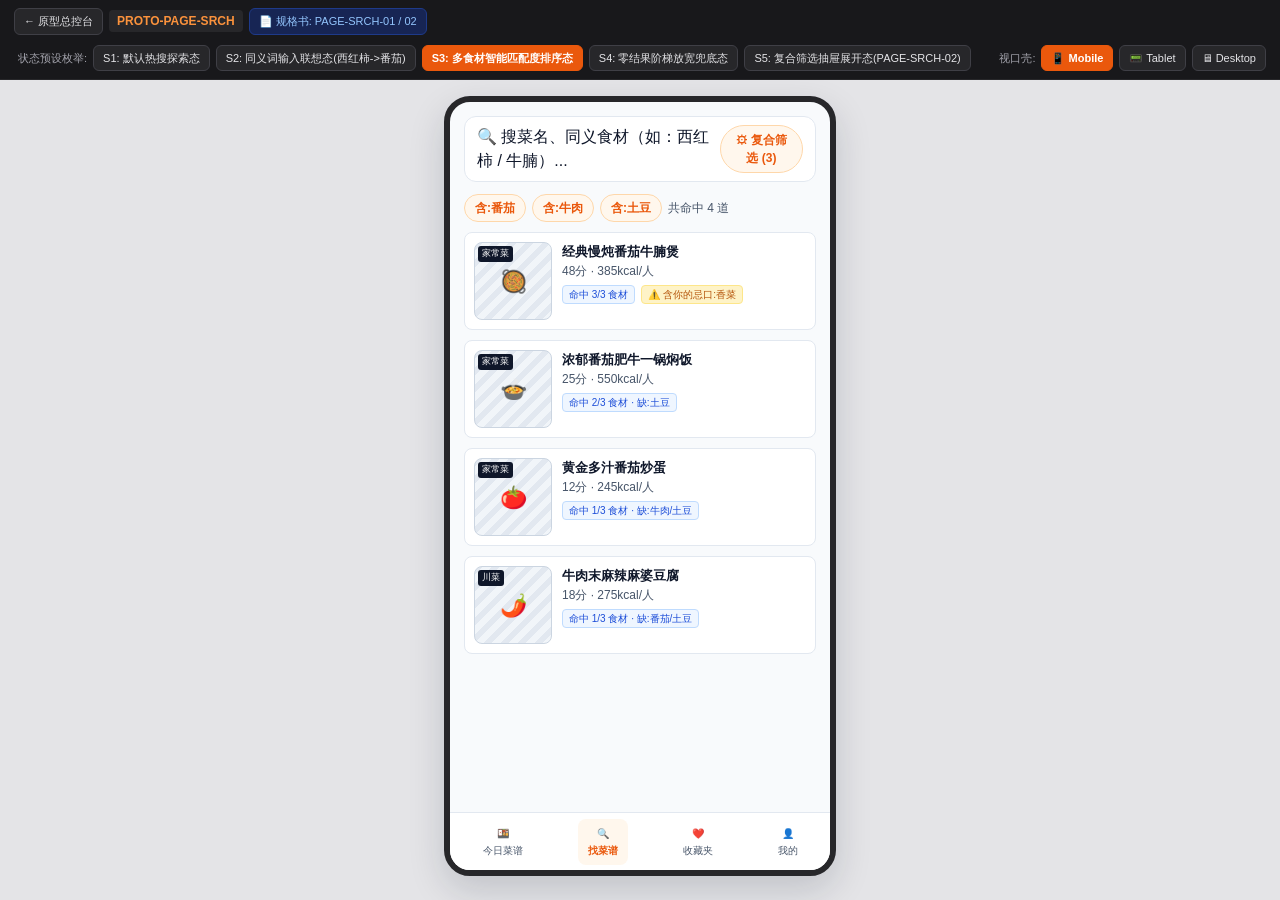
<file: Product/08-verification/prototypes/pages/recipe-discovery.html>
<!DOCTYPE html>
<html lang="zh-CN">
<head>
  <meta charset="UTF-8" />
  <title>PROTO-PAGE-SRCH · 找菜谱复合检索画板</title>
  <link rel="stylesheet" href="../shared/wireframe.css" />
</head>
<body>
  <header class="wb-bar" id="topBar"></header>
  <div class="wb-stage" id="stage" data-vp="mobile">
    <div class="shell" id="shell" data-vp="mobile"></div>
  </div>
  <script src="../shared/mock-data.js"></script>
  <script>
    const S = {
      vp: 'mobile',
      st: 'S3_MultiIngSmart',
      q: '',
      ings: ['番茄', '牛肉', '土豆'],
      mode: 'smart_rank', // 'smart_rank' | 'strict_all'
      cuisines: []
    };
    const STATES = [
      { id: 'S1_BrowseDefault', label: 'S1: 默认热搜探索态' },
      { id: 'S2_SuggestTyping', label: 'S2: 同义词输入联想态(西红柿->番茄)' },
      { id: 'S3_MultiIngSmart', label: 'S3: 多食材智能匹配度排序态' },
      { id: 'S4_ZeroResultFallback', label: 'S4: 零结果阶梯放宽兜底态' },
      { id: 'S5_FilterDrawerOpen', label: 'S5: 复合筛选抽屉展开态(PAGE-SRCH-02)' }
    ];
    window.setSt = (id) => {
      S.st = id;
      if (id === 'S1_BrowseDefault') { S.q = ''; S.ings = []; S.cuisines = []; }
      if (id === 'S2_SuggestTyping') { S.q = '西红柿'; S.ings = []; S.cuisines = []; }
      if (id === 'S3_MultiIngSmart') { S.q = ''; S.ings = ['番茄', '牛肉', '土豆']; S.mode = 'smart_rank'; S.cuisines = []; }
      if (id === 'S4_ZeroResultFallback') { S.q = ''; S.ings = ['牛肉', '土豆']; S.mode = 'strict_all'; S.cuisines = ['粤菜']; }
      draw();
    };
    window.setVp = (vp) => { S.vp = vp; draw(); };
    window.togIng = (ing) => {
      const i = S.ings.indexOf(ing);
      if (i >= 0) S.ings.splice(i, 1); else S.ings.push(ing);
      draw();
    };

    function filterList() {
      return WB.RECIPES.map((r) => {
        const hit = S.ings.filter((k) => r.ingredients.some((x) => x.id === k));
        const miss = S.ings.filter((k) => !hit.includes(k));
        return { r, hit, miss };
      }).filter(({ r, hit }) => {
        if (S.cuisines.length && !S.cuisines.includes(r.cuisine)) return false;
        if (S.ings.length) {
          if (S.mode === 'strict_all' && hit.length < S.ings.length) return false;
          if (S.mode === 'smart_rank' && hit.length === 0) return false;
        }
        return true;
      }).sort((a, b) => b.hit.length - a.hit.length);
    }

    function filterFormHtml() {
      return `
        <div style="margin-bottom:12px;">
          <div style="font-size:12px;font-weight:700;margin-bottom:6px;">需要的食材 (RULE-SRCH-02 清冰箱多选)</div>
          ${S.ings.length >= 2 ? `<div class="chips" style="margin-bottom:8px;">
            <button class="chip ${S.mode==='smart_rank'?'accent':''}" onclick="S.mode='smart_rank';draw()">智能匹配度排序</button>
            <button class="chip ${S.mode==='strict_all'?'accent':''}" onclick="S.mode='strict_all';draw()">严格全部包含(AND)</button>
          </div>` : ''}
          <div class="chips">
            ${['番茄','牛肉','土豆','鸡蛋','虾仁','西蓝花','豆腐'].map(x => `<button class="chip ${S.ings.includes(x)?'active':''}" onclick="togIng('${x}')">${x}</button>`).join('')}
          </div>
        </div>
        <div>
          <div style="font-size:12px;font-weight:700;margin-bottom:6px;">菜系分类 (ENUM-RCP-Cuisine)</div>
          <div class="chips">
            ${['家常菜','川菜','粤菜','湘菜'].map(c => `<button class="chip ${S.cuisines.includes(c)?'active':''}" onclick="S.cuisines=S.cuisines.includes('${c}')?[]:['${c}'];draw()">${c}</button>`).join('')}
          </div>
        </div>`;
    }

    function draw() {
      document.getElementById('topBar').innerHTML = WB.renderTopBar({
        protoId: 'PROTO-PAGE-SRCH',
        specHref: '../../../06-pages/recipe-discovery/recipe-search.md',
        specLabel: 'PAGE-SRCH-01 / 02',
        states: STATES, activeState: S.st, onState: 'setSt', vp: S.vp, onVp: 'setVp'
      });
      document.getElementById('stage').setAttribute('data-vp', S.vp);
      const sh = document.getElementById('shell');
      sh.setAttribute('data-vp', S.vp);

      const list = filterList();

      sh.innerHTML = `
        ${WB.renderNav('srch')}
        <main class="shell-main">
          <div class="wrap" style="display:flex;gap:18px;align-items:flex-start;">
            ${S.vp === 'desktop' ? `<aside class="card" style="width:260px;flex-shrink:0;"><strong>PAGE-SRCH-02 常驻筛选栏</strong><hr style="margin:8px 0;border:none;border-top:1px dashed var(--line);"/>${filterFormHtml()}</aside>` : ''}
            <div style="flex:1;min-width:0;">
              <div class="card" style="padding:8px 12px;display:flex;justify-content:space-between;">
                <span>🔍 ${S.q || '搜菜名、同义食材（如：西红柿 / 牛腩）...'}</span>
                ${S.vp !== 'desktop' ? `<button class="chip accent" onclick="setSt('S5_FilterDrawerOpen')">⚙ 复合筛选 (${S.ings.length + S.cuisines.length})</button>` : ''}
              </div>

              ${S.st === 'S2_SuggestTyping' ? `
                <div class="card" style="border-color:#fb923c;">
                  <div style="font-size:12px;font-weight:700;color:var(--accent);margin-bottom:6px;">RULE-SRCH-01 同义标准食材库实时联想：</div>
                  <div style="padding:6px;background:var(--accent-bg);border-radius:6px;cursor:pointer;font-size:12px;" onclick="S.ings=['番茄'];S.st='S3_MultiIngSmart';draw()">
                    🍅 <strong>[标准食材] 番茄</strong>（命中俗称“西红柿”） —— 点击直接筛选含番茄菜谱 >
                  </div>
                </div>` : ''}

              ${S.ings.length ? `<div class="chips" style="margin-bottom:10px;">
                ${S.ings.map(i => `<span class="chip accent">含:${i}</span>`).join('')}
                ${S.cuisines.map(c => `<span class="chip accent">菜系:${c}</span>`).join('')}
                <span class="h-sub">共命中 ${list.length} 道</span>
              </div>` : ''}

              ${list.length ? `<div class="grid-cards">${list.map(({r, hit, miss}) => `
                <a class="rcard" href="./recipe-consumption.html">
                  <div class="rthumb"><span class="rrole">${r.cuisine}</span>${r.emoji}</div>
                  <div style="flex:1;min-width:0;">
                    <div style="font-weight:700;font-size:13px;">${r.title}</div>
                    <div class="h-sub">${r.totalTime}分 · ${r.calories}kcal/人</div>
                    <div class="chips" style="margin-top:5px;">
                      ${S.ings.length ? `<span class="badge blue">命中 ${hit.length}/${S.ings.length} 食材${miss.length ? ' · 缺:' + miss.join('/') : ''}</span>` : `<span class="badge">${r.healthTags[0]}</span>`}
                      ${r.ingredients.some(x => x.avoid === '香菜') ? `<span class="badge warn">⚠️ 含你的忌口:香菜</span>` : ''}
                    </div>
                  </div>
                </a>`).join('')}</div>` : `
                <div class="card" style="text-align:center;padding:28px 16px;">
                  <div style="font-size:28px;">🥣</div>
                  <strong style="display:block;margin:6px 0;">S4 零结果阶梯放宽诊断 (RULE-SRCH-04)</strong>
                  <p class="h-sub" style="margin-bottom:12px;">未找到同时满足「${S.cuisines.join('/')} + 严格包含(${S.ings.join('+')})」的菜谱</p>
                  <div class="chips" style="justify-content:center;">
                    <button class="btn btn-primary btn-sm" onclick="S.cuisines=[];S.mode='smart_rank';S.st='S3_MultiIngSmart';draw()">一键移除「粤菜」并切为智能匹配 (可恢复 3 道)</button>
                  </div>
                </div>`}
            </div>
          </div>

          ${S.st === 'S5_FilterDrawerOpen' ? `
            <div class="modal-mask" onclick="setSt('S3_MultiIngSmart')">
              <div class="sheet-box" onclick="event.stopPropagation()">
                <div class="sheet-hd"><span>PAGE-SRCH-02 · 多维复合筛选抽屉</span><button onclick="setSt('S3_MultiIngSmart')">✕</button></div>
                <div class="sheet-bd">${filterFormHtml()}</div>
                <div class="sheet-ft">
                  <button class="btn" onclick="setSt('S1_BrowseDefault')">重置全部</button>
                  <button class="btn btn-primary" style="flex:1;" onclick="setSt('S3_MultiIngSmart')">查看匹配的 ${list.length} 道菜谱</button>
                </div>
              </div>
            </div>` : ''}
        </main>`;
    }
    draw();
  </script>
</body>
</html>
</file>
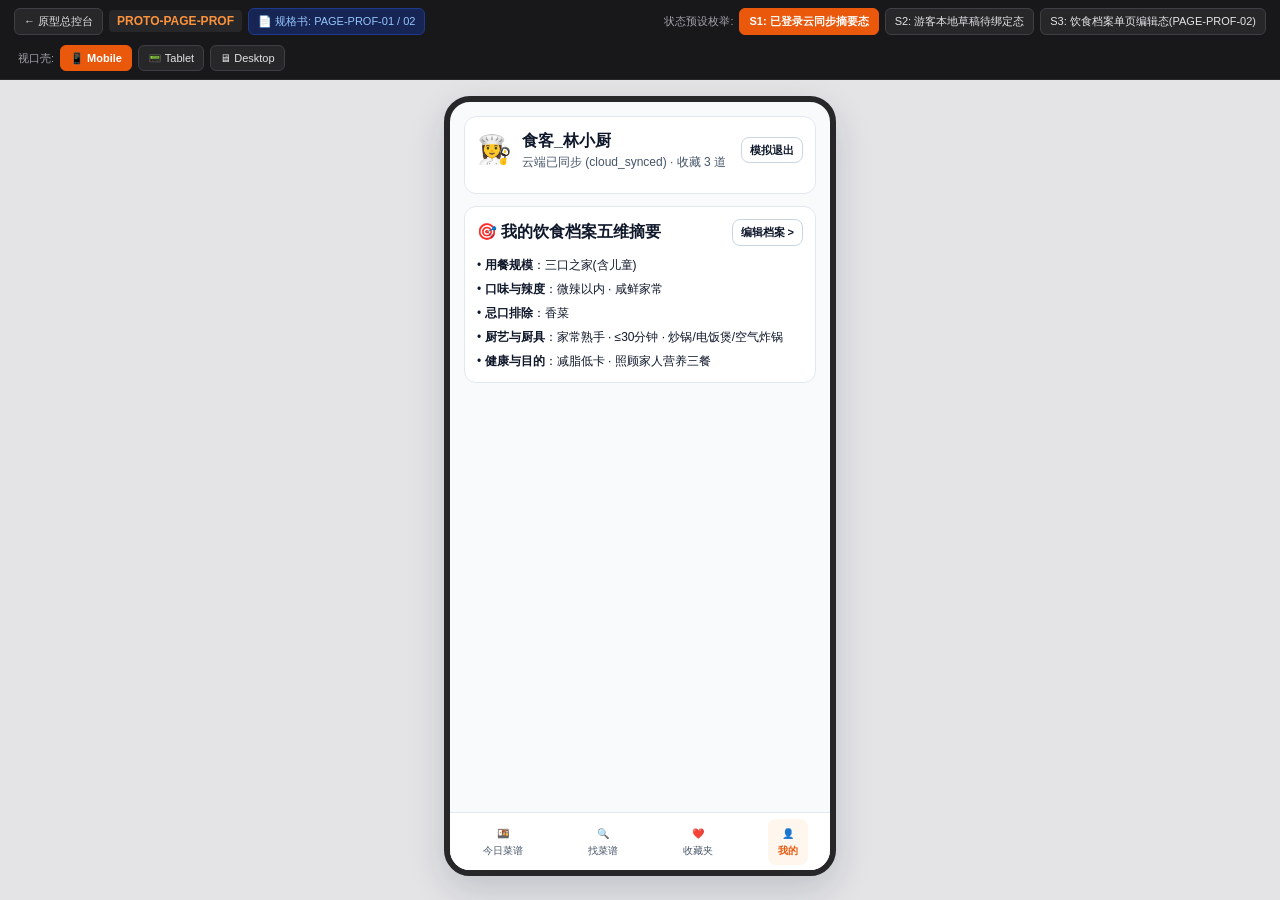
<file: Product/08-verification/prototypes/pages/user-profile.html>
<!DOCTYPE html>
<html lang="zh-CN">
<head>
  <meta charset="UTF-8" />
  <title>PROTO-PAGE-PROF · 个人中心与饮食档案画板</title>
  <link rel="stylesheet" href="../shared/wireframe.css" />
</head>
<body>
  <header class="wb-bar" id="topBar"></header>
  <div class="wb-stage" id="stage" data-vp="mobile">
    <div class="shell" id="shell" data-vp="mobile"></div>
  </div>
  <script src="../shared/mock-data.js"></script>
  <script>
    const S = { vp: 'mobile', st: 'S1_LoggedSynced', size: 3, spiciness: 1, avoids: ['香菜'], dirty: false, toast: '' };
    const STATES = [
      { id: 'S1_LoggedSynced', label: 'S1: 已登录云同步摘要态' },
      { id: 'S2_GuestLocalDraft', label: 'S2: 游客本地草稿待绑定态' },
      { id: 'S3_ArchiveEditor', label: 'S3: 饮食档案单页编辑态(PAGE-PROF-02)' }
    ];
    window.setSt = (id) => { S.st = id; S.toast = ''; draw(); };
    window.setVp = (vp) => { S.vp = vp; draw(); };

    function draw() {
      document.getElementById('topBar').innerHTML = WB.renderTopBar({
        protoId: 'PROTO-PAGE-PROF',
        specHref: '../../../06-pages/user-profile/profile-home.md',
        specLabel: 'PAGE-PROF-01 / 02',
        states: STATES, activeState: S.st, onState: 'setSt', vp: S.vp, onVp: 'setVp'
      });
      document.getElementById('stage').setAttribute('data-vp', S.vp);
      const sh = document.getElementById('shell');
      sh.setAttribute('data-vp', S.vp);

      let content = '';
      if (S.st === 'S3_ArchiveEditor') {
        content = `
          <div class="h-row">
            <button class="btn btn-sm" onclick="setSt('S1_LoggedSynced')">← 返回个人中心</button>
            <strong>PAGE-PROF-02 · 饮食档案单页编辑</strong>
            <a class="btn btn-sm" href="./common-onboarding.html">重走5步向导</a>
          </div>
          <div class="card">
            <div style="font-weight:700;font-size:12px;margin-bottom:6px;">1. 期望用餐人数 (ENUM-USR-HouseholdSize)</div>
            <div class="chips" style="margin-bottom:12px;">
              ${[{n:1,l:'1人食'},{n:2,l:'二人世界'},{n:3,l:'三口之家'},{n:4,l:'四口及以上'}].map(x => `<button class="chip ${S.size===x.n?'active':''}" onclick="S.size=${x.n};S.dirty=true;draw()">${x.l}</button>`).join('')}
            </div>
            <div style="font-weight:700;font-size:12px;margin-bottom:6px;">2. 辣度接受上限 (ENUM-RCP-Spiciness)</div>
            <div class="chips" style="margin-bottom:12px;">
              ${['不吃辣','微辣','中辣','重辣'].map((l,i) => `<button class="chip ${S.spiciness===i?'active':''}" onclick="S.spiciness=${i};S.dirty=true;draw()">${l}</button>`).join('')}
            </div>
            <div style="font-weight:700;font-size:12px;margin-bottom:6px;">3. 忌口排除 (ENUM-USR-AvoidTag)</div>
            <div class="chips">
              ${['香菜','葱姜蒜','海鲜水产','牛羊肉'].map(a => `<button class="chip ${S.avoids.includes(a)?'active':''}" onclick="S.avoids=S.avoids.includes('${a}')?S.avoids.filter(x=>x!=='${a}'):[...S.avoids,'${a}'];S.dirty=true;draw()">🚫 ${a}</button>`).join('')}
            </div>
          </div>
          <button class="btn btn-primary" style="width:100%;padding:11px;" onclick="S.toast='✅ 饮食档案已保存，已置位 RULE-SYNC-03 待刷新标记';setSt('S1_LoggedSynced')">💾 保存饮食档案修改</button>`;
      } else {
        const isGuest = S.st === 'S2_GuestLocalDraft';
        content = `
          <div class="card">
            <div class="h-row">
              <div style="display:flex;align-items:center;gap:10px;">
                <span style="font-size:28px;">👩‍🍳</span>
                <div>
                  <strong>${isGuest ? '未登录游客' : '食客_林小厨'}</strong>
                  <div class="h-sub">${isGuest ? '本地草稿态 (profile_source = local_draft)' : '云端已同步 (cloud_synced) · 收藏 3 道'}</div>
                </div>
              </div>
              ${isGuest ? `<a class="btn btn-primary btn-sm" href="./common-onboarding.html">登录永久保存</a>` : `<button class="btn btn-sm" onclick="setSt('S2_GuestLocalDraft')">模拟退出</button>`}
            </div>
          </div>

          <div class="card">
            <div class="h-row"><strong>🎯 我的饮食档案五维摘要</strong><button class="btn btn-sm" onclick="setSt('S3_ArchiveEditor')">编辑档案 ></button></div>
            <div style="font-size:12px;display:grid;gap:6px;">
              <div>• <strong>用餐规模</strong>：${S.size === 1 ? '1人食' : S.size === 2 ? '二人世界' : S.size === 3 ? '三口之家(含儿童)' : '四口+'}</div>
              <div>• <strong>口味与辣度</strong>：${['不吃辣','微辣','中辣','重辣'][S.spiciness]}以内 · 咸鲜家常</div>
              <div>• <strong>忌口排除</strong>：${S.avoids.join('、') || '无特殊忌口'}</div>
              <div>• <strong>厨艺与厨具</strong>：家常熟手 · ≤30分钟 · 炒锅/电饭煲/空气炸锅</div>
              <div>• <strong>健康与目的</strong>：减脂低卡 · 照顾家人营养三餐</div>
            </div>
          </div>`;
      }

      sh.innerHTML = `${WB.renderNav('prof')}<main class="shell-main"><div class="wrap">${content}</div>${S.toast ? `<div class="snackbar"><span>${S.toast}</span></div>` : ''}</main>`;
    }
    draw();
  </script>
</body>
</html>
</file>
<file: Product/08-verification/prototypes/shared/wireframe.css>
:root {
  --canvas: #e4e4e7;
  --page: #f8fafc;
  --surface: #ffffff;
  --muted: #f1f5f9;
  --accent-bg: #fff7ed;
  --warn-bg: #fef3c7;
  --ok-bg: #ecfdf5;
  --ink: #0f172a;
  --ink-2: #475569;
  --ink-3: #94a3b8;
  --line: #e2e8f0;
  --line-2: #cbd5e1;
  --accent: #ea580c;
  --danger: #e11d48;
  --ok: #059669;
  --r-sm: 8px;
  --r-md: 12px;
}
* { box-sizing: border-box; margin: 0; padding: 0; }
body {
  font-family: -apple-system, BlinkMacSystemFont, "PingFang SC", "Microsoft YaHei", sans-serif;
  background: var(--canvas);
  color: var(--ink);
  min-height: 100vh;
  display: flex;
  flex-direction: column;
  line-height: 1.5;
}
button, input { font: inherit; }
button { cursor: pointer; border: none; background: none; }
a { color: inherit; text-decoration: none; }

/* Spec Workbench Top Control Bar */
.wb-bar {
  background: #18181b;
  color: #f4f4f5;
  padding: 8px 14px;
  display: flex;
  flex-wrap: wrap;
  gap: 10px;
  align-items: center;
  justify-content: space-between;
  font-size: 12px;
  position: sticky;
  top: 0;
  z-index: 500;
  border-bottom: 1px solid #27272a;
}
.wb-group { display: flex; flex-wrap: wrap; align-items: center; gap: 6px; }
.wb-tag { background: #27272a; color: #fb923c; padding: 2px 8px; border-radius: 4px; font-weight: 700; }
.wb-label { color: #a1a1aa; font-size: 11px; margin-left: 4px; }
.wb-btn {
  background: #27272a;
  color: #e4e4e7;
  border: 1px solid #3f3f46;
  padding: 4px 9px;
  border-radius: 6px;
  font-size: 11px;
  transition: all 0.12s;
}
.wb-btn:hover { background: #3f3f46; color: #fff; }
.wb-btn.active { background: var(--accent); border-color: var(--accent); color: #fff; font-weight: 600; }
.wb-link { color: #93c5fd; border-color: #1e3a8a; background: #172554; }

/* Stage & Responsive Shell Containers */
.wb-stage { flex: 1; display: flex; justify-content: center; align-items: flex-start; padding: 16px; }
.wb-stage[data-vp="desktop"] { padding: 0; }

.shell {
  background: var(--page);
  position: relative;
  display: flex;
  overflow: hidden;
  box-shadow: 0 14px 36px rgba(15,23,42,0.16);
}
.shell[data-vp="mobile"] {
  width: 392px;
  height: 780px;
  border-radius: 26px;
  border: 6px solid #27272a;
  flex-direction: column;
}
.shell[data-vp="tablet"] {
  width: 920px;
  height: 660px;
  border-radius: 18px;
  border: 6px solid #27272a;
  flex-direction: row;
}
.shell[data-vp="desktop"] {
  width: 100%;
  min-height: calc(100vh - 46px);
  flex-direction: row;
  box-shadow: none;
}

.shell-nav {
  background: var(--surface);
  border-color: var(--line);
  display: flex;
  flex-shrink: 0;
}
.shell[data-vp="mobile"] .shell-nav {
  order: 2;
  height: 58px;
  border-top: 1px solid var(--line);
  justify-content: space-around;
  align-items: center;
}
.shell[data-vp="tablet"] .shell-nav {
  width: 76px;
  border-right: 1px solid var(--line);
  flex-direction: column;
  padding: 14px 6px;
  gap: 8px;
  align-items: center;
}
.shell[data-vp="desktop"] .shell-nav {
  width: 206px;
  border-right: 1px solid var(--line);
  flex-direction: column;
  padding: 18px 12px;
  gap: 6px;
}
.nav-tab {
  display: flex;
  align-items: center;
  gap: 6px;
  padding: 7px 10px;
  border-radius: var(--r-sm);
  color: var(--ink-2);
  font-size: 12px;
}
.shell[data-vp="mobile"] .nav-tab,
.shell[data-vp="tablet"] .nav-tab { flex-direction: column; gap: 2px; font-size: 10px; }
.shell[data-vp="desktop"] .nav-tab { width: 100%; font-size: 13px; }
.nav-tab.active { background: var(--accent-bg); color: var(--accent); font-weight: 700; }

.shell-main { flex: 1; overflow-y: auto; position: relative; }
.wrap { padding: 14px; }
.shell[data-vp="tablet"] .wrap { padding: 18px 22px; }
.shell[data-vp="desktop"] .wrap { max-width: 1140px; margin: 0 auto; padding: 24px 28px; }

/* Wireframe Atomic Blocks */
.card { background: var(--surface); border: 1px solid var(--line); border-radius: var(--r-md); padding: 12px; margin-bottom: 12px; }
.h-row { display: flex; justify-content: space-between; align-items: center; gap: 8px; margin-bottom: 10px; }
.h-title { font-size: 17px; font-weight: 700; }
.h-sub { font-size: 12px; color: var(--ink-2); }
.chips { display: flex; flex-wrap: wrap; gap: 6px; align-items: center; }
.chip {
  padding: 4px 10px;
  border-radius: 99px;
  border: 1px solid var(--line-2);
  background: var(--surface);
  font-size: 12px;
  color: var(--ink-2);
}
.chip.active { background: var(--ink); color: #fff; border-color: var(--ink); }
.chip.accent { background: var(--accent-bg); color: var(--accent); border-color: #fed7aa; font-weight: 600; }

.btn {
  display: inline-flex;
  align-items: center;
  justify-content: center;
  gap: 5px;
  padding: 7px 12px;
  border-radius: var(--r-sm);
  border: 1px solid var(--line-2);
  background: var(--surface);
  font-size: 12px;
  font-weight: 600;
  color: var(--ink);
}
.btn-primary { background: var(--accent); border-color: var(--accent); color: #fff; }
.btn-sm { padding: 4px 8px; font-size: 11px; }

.banner {
  padding: 10px 12px;
  border-radius: var(--r-md);
  border: 1px dashed #fdba74;
  background: var(--accent-bg);
  font-size: 12px;
  display: flex;
  justify-content: space-between;
  align-items: center;
  gap: 10px;
  margin-bottom: 12px;
}
.banner.blue { background: #eff6ff; border-color: #93c5fd; color: #1e3a8a; }

.grid-cards { display: grid; gap: 10px; grid-template-columns: 1fr; }
.shell[data-vp="tablet"] .grid-cards { grid-template-columns: repeat(2, 1fr); }
.shell[data-vp="desktop"] .grid-cards { grid-template-columns: repeat(3, 1fr); }

.rcard {
  display: flex;
  gap: 10px;
  padding: 9px;
  border: 1px solid var(--line);
  border-radius: var(--r-sm);
  background: #fff;
  position: relative;
}
.rthumb {
  width: 78px;
  height: 78px;
  border-radius: 8px;
  border: 1px solid var(--line-2);
  background: repeating-linear-gradient(-45deg, #f1f5f9, #f1f5f9 6px, #e2e8f0 6px, #e2e8f0 12px);
  display: flex;
  flex-direction: column;
  align-items: center;
  justify-content: center;
  position: relative;
  flex-shrink: 0;
  font-size: 22px;
}
.rrole { position: absolute; top: 3px; left: 3px; background: #0f172a; color: #fff; font-size: 9px; padding: 1px 4px; border-radius: 3px; }
.rvid { position: absolute; bottom: 3px; right: 3px; background: #fff; font-size: 9px; padding: 0 4px; border-radius: 3px; border: 1px solid var(--line); }
.badge { font-size: 10px; padding: 1px 6px; border-radius: 4px; background: var(--ok-bg); color: var(--ok); border: 1px solid #a7f3d0; }
.badge.blue { background: #eff6ff; color: #1d4ed8; border-color: #bfdbfe; }
.badge.warn { background: var(--warn-bg); color: #b45309; border-color: #fde68a; }

.modal-mask {
  position: absolute;
  inset: 0;
  background: rgba(15,23,42,0.48);
  display: flex;
  align-items: flex-end;
  justify-content: center;
  z-index: 60;
}
.shell[data-vp="tablet"] .modal-mask,
.shell[data-vp="desktop"] .modal-mask { align-items: center; }
.sheet-box {
  background: #fff;
  width: 100%;
  max-height: 85%;
  border-radius: 16px 16px 0 0;
  display: flex;
  flex-direction: column;
  overflow: hidden;
}
.shell[data-vp="tablet"] .sheet-box,
.shell[data-vp="desktop"] .sheet-box { max-width: 480px; border-radius: 14px; }
.sheet-hd { padding: 12px 14px; border-bottom: 1px solid var(--line); font-weight: 700; display: flex; justify-content: space-between; }
.sheet-bd { padding: 14px; overflow-y: auto; flex: 1; }
.sheet-ft { padding: 10px 14px; border-top: 1px solid var(--line); display: flex; justify-content: space-between; gap: 8px; }

.snackbar {
  position: absolute;
  bottom: 68px;
  left: 50%;
  transform: translateX(-50%);
  background: #18181b;
  color: #fff;
  padding: 8px 14px;
  border-radius: 99px;
  font-size: 12px;
  display: flex;
  gap: 10px;
  z-index: 90;
  white-space: nowrap;
}
.snackbar button { color: #fb923c; font-weight: 700; }
</file>
<file: Product/spec/08-verification/prototypes/shared/wireframe.css>
:root {
  --canvas: #e4e4e7;
  --page: #f8fafc;
  --surface: #ffffff;
  --muted: #f1f5f9;
  --accent-bg: #fff7ed;
  --warn-bg: #fef3c7;
  --ok-bg: #ecfdf5;
  --ink: #0f172a;
  --ink-2: #475569;
  --ink-3: #94a3b8;
  --line: #e2e8f0;
  --line-2: #cbd5e1;
  --accent: #ea580c;
  --danger: #e11d48;
  --ok: #059669;
  --r-sm: 8px;
  --r-md: 12px;
}
* { box-sizing: border-box; margin: 0; padding: 0; }
body {
  font-family: -apple-system, BlinkMacSystemFont, "PingFang SC", "Microsoft YaHei", sans-serif;
  background: var(--canvas);
  color: var(--ink);
  min-height: 100vh;
  display: flex;
  flex-direction: column;
  line-height: 1.5;
}
button, input { font: inherit; }
button { cursor: pointer; border: none; background: none; }
a { color: inherit; text-decoration: none; }

/* Spec Workbench Top Control Bar */
.wb-bar {
  background: #18181b;
  color: #f4f4f5;
  padding: 8px 14px;
  display: flex;
  flex-wrap: wrap;
  gap: 10px;
  align-items: center;
  justify-content: space-between;
  font-size: 12px;
  position: sticky;
  top: 0;
  z-index: 500;
  border-bottom: 1px solid #27272a;
}
.wb-group { display: flex; flex-wrap: wrap; align-items: center; gap: 6px; }
.wb-tag { background: #27272a; color: #fb923c; padding: 2px 8px; border-radius: 4px; font-weight: 700; }
.wb-label { color: #a1a1aa; font-size: 11px; margin-left: 4px; }
.wb-btn {
  background: #27272a;
  color: #e4e4e7;
  border: 1px solid #3f3f46;
  padding: 4px 9px;
  border-radius: 6px;
  font-size: 11px;
  transition: all 0.12s;
}
.wb-btn:hover { background: #3f3f46; color: #fff; }
.wb-btn.active { background: var(--accent); border-color: var(--accent); color: #fff; font-weight: 600; }
.wb-link { color: #93c5fd; border-color: #1e3a8a; background: #172554; }

/* Stage & Responsive Shell Containers */
.wb-stage { flex: 1; display: flex; justify-content: center; align-items: flex-start; padding: 16px; }
.wb-stage[data-vp="desktop"] { padding: 0; }

.shell {
  background: var(--page);
  position: relative;
  display: flex;
  overflow: hidden;
  box-shadow: 0 14px 36px rgba(15,23,42,0.16);
}
.shell[data-vp="mobile"] {
  width: 392px;
  height: 780px;
  border-radius: 26px;
  border: 6px solid #27272a;
  flex-direction: column;
}
.shell[data-vp="tablet"] {
  width: 920px;
  height: 660px;
  border-radius: 18px;
  border: 6px solid #27272a;
  flex-direction: row;
}
.shell[data-vp="desktop"] {
  width: 100%;
  min-height: calc(100vh - 46px);
  flex-direction: row;
  box-shadow: none;
}

.shell-nav {
  background: var(--surface);
  border-color: var(--line);
  display: flex;
  flex-shrink: 0;
}
.shell[data-vp="mobile"] .shell-nav {
  order: 2;
  height: 58px;
  border-top: 1px solid var(--line);
  justify-content: space-around;
  align-items: center;
}
.shell[data-vp="tablet"] .shell-nav {
  width: 76px;
  border-right: 1px solid var(--line);
  flex-direction: column;
  padding: 14px 6px;
  gap: 8px;
  align-items: center;
}
.shell[data-vp="desktop"] .shell-nav {
  width: 206px;
  border-right: 1px solid var(--line);
  flex-direction: column;
  padding: 18px 12px;
  gap: 6px;
}
.nav-tab {
  display: flex;
  align-items: center;
  gap: 6px;
  padding: 7px 10px;
  border-radius: var(--r-sm);
  color: var(--ink-2);
  font-size: 12px;
}
.shell[data-vp="mobile"] .nav-tab,
.shell[data-vp="tablet"] .nav-tab { flex-direction: column; gap: 2px; font-size: 10px; }
.shell[data-vp="desktop"] .nav-tab { width: 100%; font-size: 13px; }
.nav-tab.active { background: var(--accent-bg); color: var(--accent); font-weight: 700; }

.shell-main { flex: 1; overflow-y: auto; position: relative; }
.wrap { padding: 14px; }
.shell[data-vp="tablet"] .wrap { padding: 18px 22px; }
.shell[data-vp="desktop"] .wrap { max-width: 1140px; margin: 0 auto; padding: 24px 28px; }

/* Wireframe Atomic Blocks */
.card { background: var(--surface); border: 1px solid var(--line); border-radius: var(--r-md); padding: 12px; margin-bottom: 12px; }
.h-row { display: flex; justify-content: space-between; align-items: center; gap: 8px; margin-bottom: 10px; }
.h-title { font-size: 17px; font-weight: 700; }
.h-sub { font-size: 12px; color: var(--ink-2); }
.chips { display: flex; flex-wrap: wrap; gap: 6px; align-items: center; }
.chip {
  padding: 4px 10px;
  border-radius: 99px;
  border: 1px solid var(--line-2);
  background: var(--surface);
  font-size: 12px;
  color: var(--ink-2);
}
.chip.active { background: var(--ink); color: #fff; border-color: var(--ink); }
.chip.accent { background: var(--accent-bg); color: var(--accent); border-color: #fed7aa; font-weight: 600; }

.btn {
  display: inline-flex;
  align-items: center;
  justify-content: center;
  gap: 5px;
  padding: 7px 12px;
  border-radius: var(--r-sm);
  border: 1px solid var(--line-2);
  background: var(--surface);
  font-size: 12px;
  font-weight: 600;
  color: var(--ink);
}
.btn-primary { background: var(--accent); border-color: var(--accent); color: #fff; }
.btn-sm { padding: 4px 8px; font-size: 11px; }

.banner {
  padding: 10px 12px;
  border-radius: var(--r-md);
  border: 1px dashed #fdba74;
  background: var(--accent-bg);
  font-size: 12px;
  display: flex;
  justify-content: space-between;
  align-items: center;
  gap: 10px;
  margin-bottom: 12px;
}
.banner.blue { background: #eff6ff; border-color: #93c5fd; color: #1e3a8a; }

.grid-cards { display: grid; gap: 10px; grid-template-columns: 1fr; }
.shell[data-vp="tablet"] .grid-cards { grid-template-columns: repeat(2, 1fr); }
.shell[data-vp="desktop"] .grid-cards { grid-template-columns: repeat(3, 1fr); }

.rcard {
  display: flex;
  gap: 10px;
  padding: 9px;
  border: 1px solid var(--line);
  border-radius: var(--r-sm);
  background: #fff;
  position: relative;
}
.rthumb {
  width: 78px;
  height: 78px;
  border-radius: 8px;
  border: 1px solid var(--line-2);
  background: repeating-linear-gradient(-45deg, #f1f5f9, #f1f5f9 6px, #e2e8f0 6px, #e2e8f0 12px);
  display: flex;
  flex-direction: column;
  align-items: center;
  justify-content: center;
  position: relative;
  flex-shrink: 0;
  font-size: 22px;
}
.rrole { position: absolute; top: 3px; left: 3px; background: #0f172a; color: #fff; font-size: 9px; padding: 1px 4px; border-radius: 3px; }
.rvid { position: absolute; bottom: 3px; right: 3px; background: #fff; font-size: 9px; padding: 0 4px; border-radius: 3px; border: 1px solid var(--line); }
.badge { font-size: 10px; padding: 1px 6px; border-radius: 4px; background: var(--ok-bg); color: var(--ok); border: 1px solid #a7f3d0; }
.badge.blue { background: #eff6ff; color: #1d4ed8; border-color: #bfdbfe; }
.badge.warn { background: var(--warn-bg); color: #b45309; border-color: #fde68a; }

.modal-mask {
  position: absolute;
  inset: 0;
  background: rgba(15,23,42,0.48);
  display: flex;
  align-items: flex-end;
  justify-content: center;
  z-index: 60;
}
.shell[data-vp="tablet"] .modal-mask,
.shell[data-vp="desktop"] .modal-mask { align-items: center; }
.sheet-box {
  background: #fff;
  width: 100%;
  max-height: 85%;
  border-radius: 16px 16px 0 0;
  display: flex;
  flex-direction: column;
  overflow: hidden;
}
.shell[data-vp="tablet"] .sheet-box,
.shell[data-vp="desktop"] .sheet-box { max-width: 480px; border-radius: 14px; }
.sheet-hd { padding: 12px 14px; border-bottom: 1px solid var(--line); font-weight: 700; display: flex; justify-content: space-between; }
.sheet-bd { padding: 14px; overflow-y: auto; flex: 1; }
.sheet-ft { padding: 10px 14px; border-top: 1px solid var(--line); display: flex; justify-content: space-between; gap: 8px; }

.snackbar {
  position: absolute;
  bottom: 68px;
  left: 50%;
  transform: translateX(-50%);
  background: #18181b;
  color: #fff;
  padding: 8px 14px;
  border-radius: 99px;
  font-size: 12px;
  display: flex;
  gap: 10px;
  z-index: 90;
  white-space: nowrap;
}
.snackbar button { color: #fb923c; font-weight: 700; }
</file>
